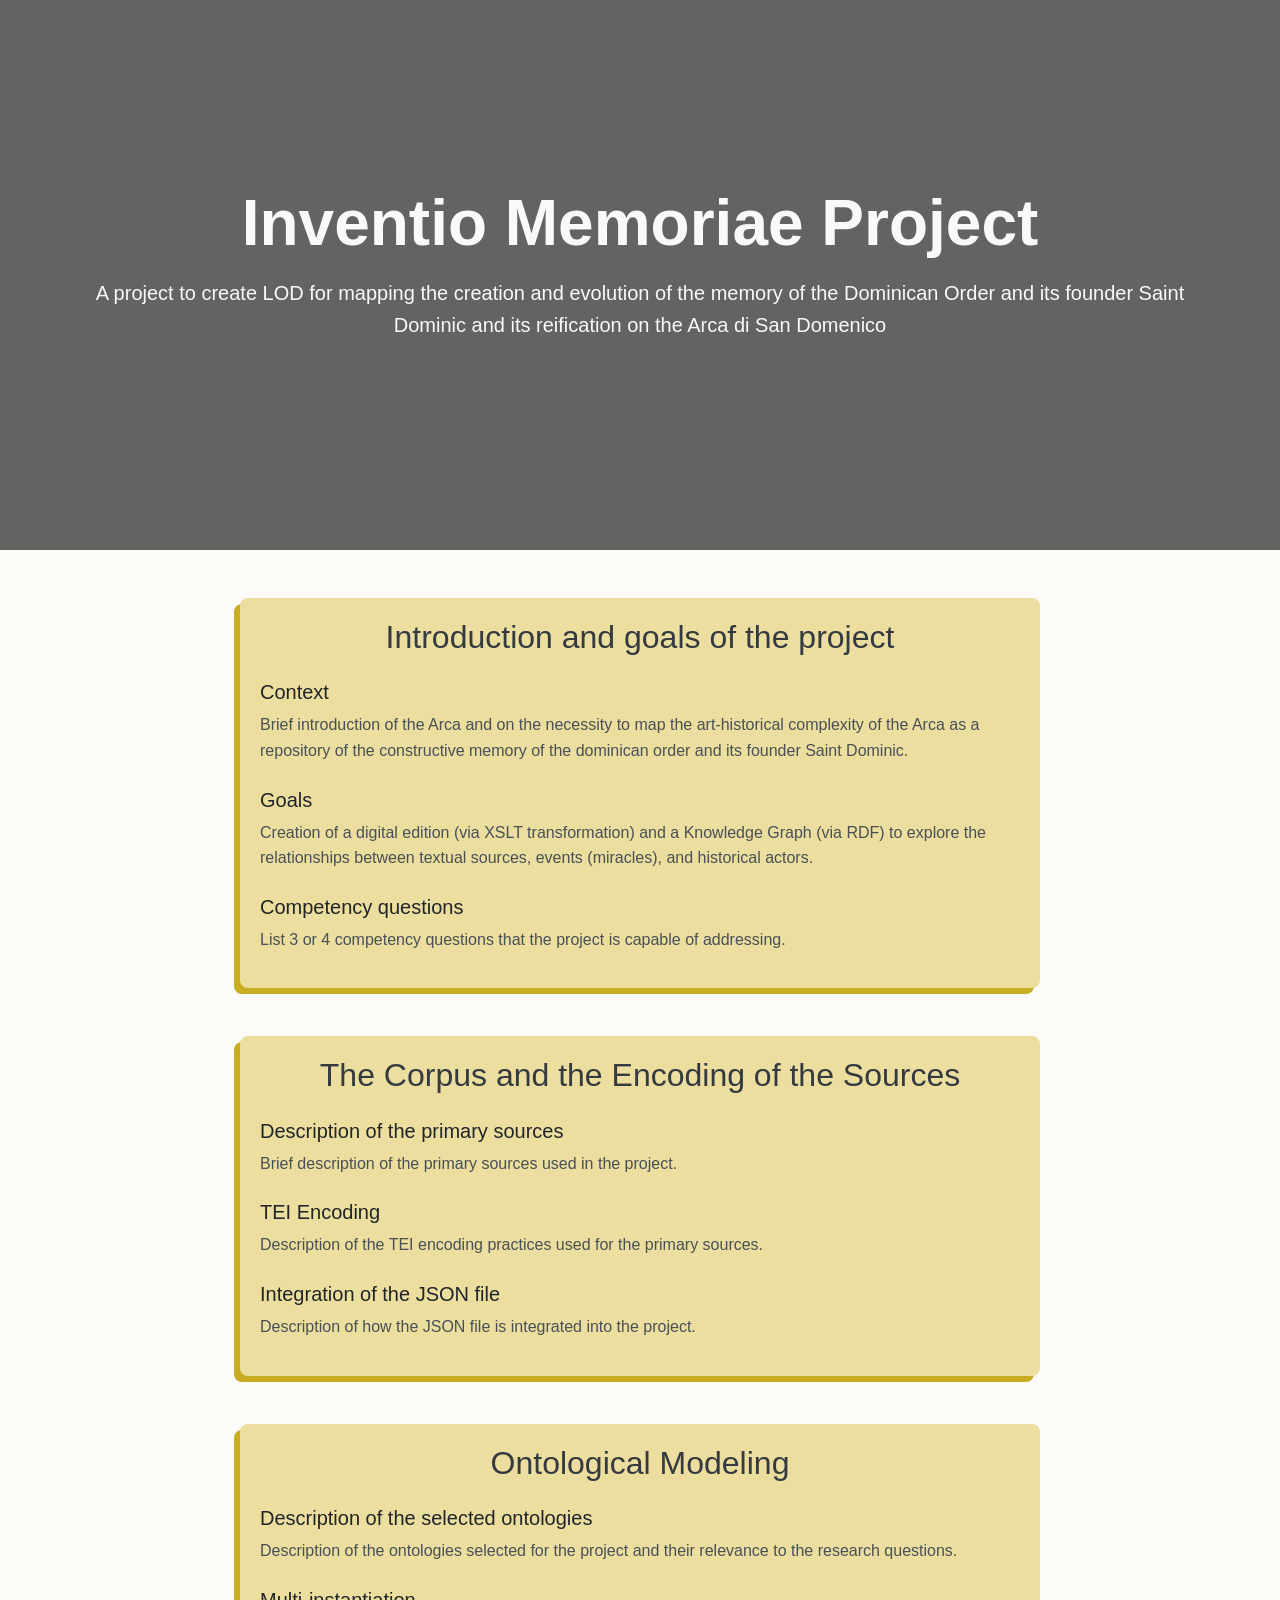
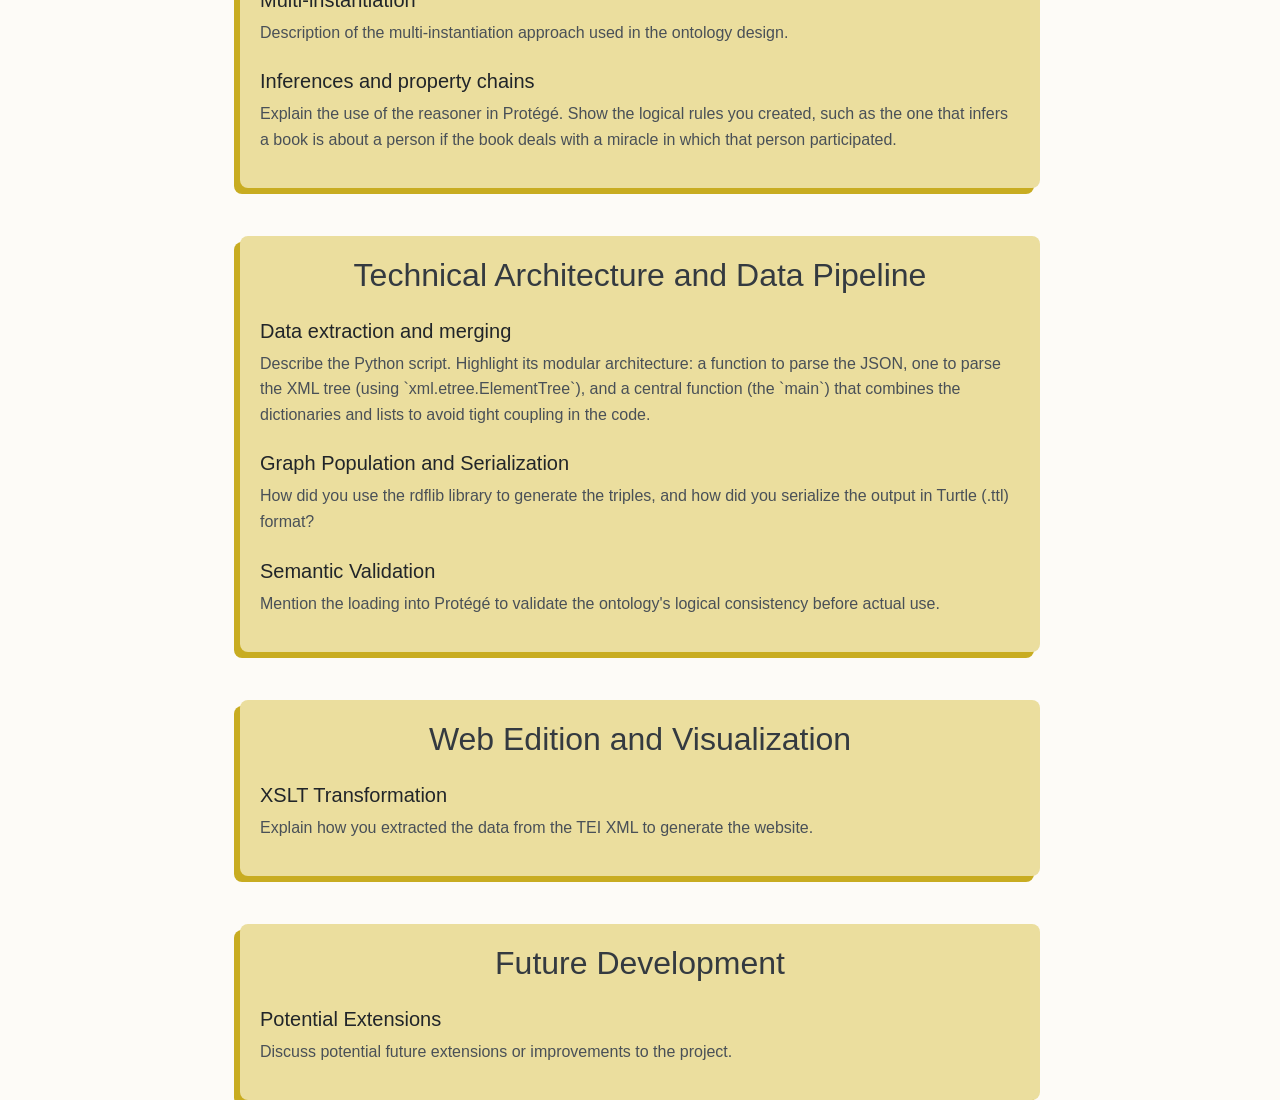
<file: documentation/index.html>
<!DOCTYPE html>

<html lang="en">
    <head>
        <meta charset="UTF-8">
        <meta name="viewport" content="width=device-width, initial-scale=1.0">
        <title>Inventio Memoriae Documentation</title>

        <link href="https://cdn.jsdelivr.net/npm/bootstrap@5.3.8/dist/css/bootstrap.min.css" rel="stylesheet" integrity="sha384-sRIl4kxILFvY47J16cr9ZwB07vP4J8+LH7qKQnuqkuIAvNWLzeN8tE5YBujZqJLB" crossorigin="anonymous">
        <style>
            body {
                font-family: Arial, sans-serif;
                line-height: 1.6;
                /*background-color: #ebde9e;*/
                background-color: #FDFBF7;
            }

            .hero-container {
                position: relative;
                /* Definisci qui l'altezza del tuo contenitore (es. 500px, o 80vh per l'80% dello schermo) */
                height: 550px; 
                width: 100%;
                
                /* Gestione dell'immagine di sfondo */
                background-image: url('https://www.finestresullarte.info/rivista/immagini/2023/2242/sarcofago-lato-frontale-1.jpg');
                background-position: center center;
                background-repeat: no-repeat;
                
                /* Questo fa sì che l'immagine fitti perfettamente coprendo il contenitore senza distorcersi */
                background-size: cover; 
                
                /* Impedisce l'uscita di elementi */
                overflow: hidden; 
            }

                /* Opzionale: Crea uno strato scuro sopra la foto per far risaltare la scritta bianca */
            .hero-overlay {
                position: absolute;
                top: 0;
                left: 0;
                width: 100%;
                height: 100%;
                background-color: rgba(0, 0, 0, 0.605); /* Nero con opacità al 50% */
                z-index: 1;
            }

                /* Assicura che il testo rimanga sopra l'overlay scuro */
            .hero-content {
                z-index: 2;
            }

                /* Ottimizzazione Mobile: riduce l'altezza sui display piccoli per evitare testi tagliati */
            @media (max-width: 768px) {
            .hero-container {
                    height: 400px;
                }
            }


            .section-block {
                max-width: 800px;
                margin: 0 auto;
                padding: 20px;
                background-color: #ebde9e;
                border-radius: 8px;
                box-shadow: -6px 6px 0px rgba(198, 169, 24, 0.961);
            }
            h1, h2, h3 {
                color: #343a40;
            }
            p {
                color: #495057;
            }
        </style>
    </head>
    <body>

        <!-- Contenitore della Hero Section -->
        <div class="hero-container d-flex align-items-center justify-content-center text-center">
            <!-- Overlay scuro opzionale per migliorare la leggibilità del testo -->
            <div class="hero-overlay"></div>
            
            <!-- Contenuto della Hero (Testo e Bottoni) -->
            <div class="container position-relative hero-content">
                <h1 class="display-3 fw-bold mb-3 text-light">Inventio Memoriae Project</h1>
                <p class="lead mb-4 text-light">A project to create LOD for mapping the creation and evolution of the memory of the Dominican Order and its founder Saint Dominic and its reification on the Arca di San Domenico</p>
            </div>
        </div>

        <div class="container mt-5 section-block">
            <h2 class="text-center mb-2">Introduction and goals of the project</h2>
            <h5 class="mt-4">Context</h5>
            <p>Brief introduction of the Arca and on the necessity to map the art-historical complexity of the Arca as a repository of the constructive memory of the dominican order and its founder Saint Dominic.</p>

            <h5 class="mt-4">Goals</h5>
            <p>Creation of a digital edition (via XSLT transformation) and a Knowledge Graph (via RDF) to explore the relationships between textual sources, events (miracles), and historical actors.</p>

            <h5 class="mt-4">Competency questions</h5>
            <p>List 3 or 4 competency questions that the project is capable of addressing.</p>
        </div>

        <div class="container mt-5 section-block">
            <h2 class="text-center mb-2">The Corpus and the Encoding of the Sources</h2>
            <h5 class="mt-4">Description of the primary sources</h5>
            <p>Brief description of the primary sources used in the project.</p>

            <h5 class="mt-4">TEI Encoding</h5>
            <p>Description of the TEI encoding practices used for the primary sources.</p>

            <h5 class="mt-4">Integration of the JSON file</h5>
            <p>Description of how the JSON file is integrated into the project.</p>
        </div>

        <div class="container mt-5 section-block">
            <h2 class="text-center mb-2">Ontological Modeling</h2>
            <h5 class="mt-4">Description of the selected ontologies</h5>
            <p>Description of the ontologies selected for the project and their relevance to the research questions.</p>

            <h5 class="mt-4">Multi-instantiation</h5>
            <p>Description of the multi-instantiation approach used in the ontology design.</p>

            <h5 class="mt-4">Inferences and property chains</h5>
            <p>Explain the use of the reasoner in Protégé. Show the logical rules you created, such as the one that infers a book is about a person if the book deals with a miracle in which that person participated.</p>
        </div>

        <div class="container mt-5 section-block">
            <h2 class="text-center mb-2">Technical Architecture and Data Pipeline</h2>
            <h5 class="mt-4">Data extraction and merging</h5>
            <p>Describe the Python script. Highlight its modular architecture: a function to parse the JSON, one to parse the XML tree (using `xml.etree.ElementTree`), and a central function (the `main`) that combines the dictionaries and lists to avoid tight coupling in the code.</p>

            <h5 class="mt-4">Graph Population and Serialization</h5>
            <p>How did you use the rdflib library to generate the triples, and how did you serialize the output in Turtle (.ttl) format?</p>

            <h5 class="mt-4">Semantic Validation</h5>
            <p>Mention the loading into Protégé to validate the ontology's logical consistency before actual use.</p>
        </div>

        <div class="container mt-5 section-block">
            <h2 class="text-center mb-2">Web Edition and Visualization</h2>
            <h5 class="mt-4">XSLT Transformation</h5>
            <p>Explain how you extracted the data from the TEI XML to generate the website.</p>
        </div>

        <div class="container mt-5 section-block">
            <h2 class="text-center mb-2">Future Development</h2>
            <h5 class="mt-4">Potential Extensions</h5>
            <p>Discuss potential future extensions or improvements to the project.</p>
        </div>

    </body>
</html>
</file>
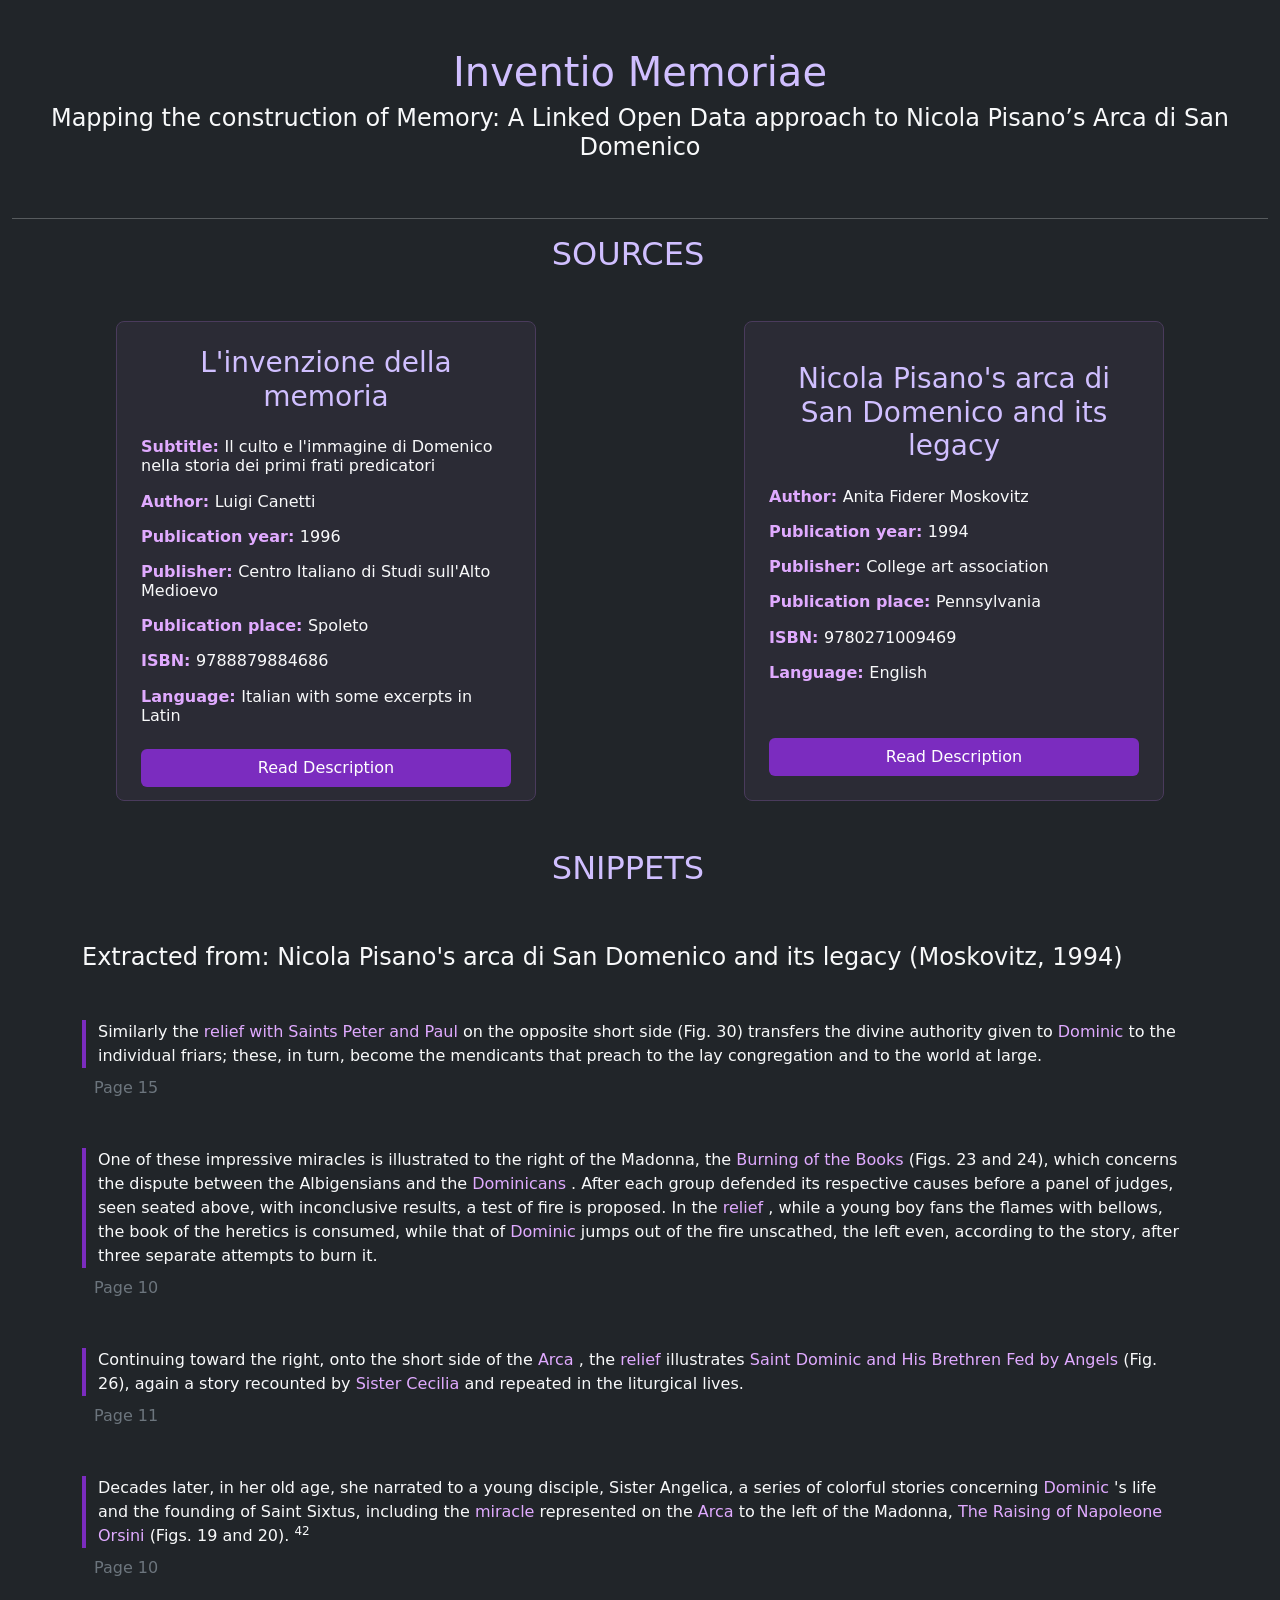
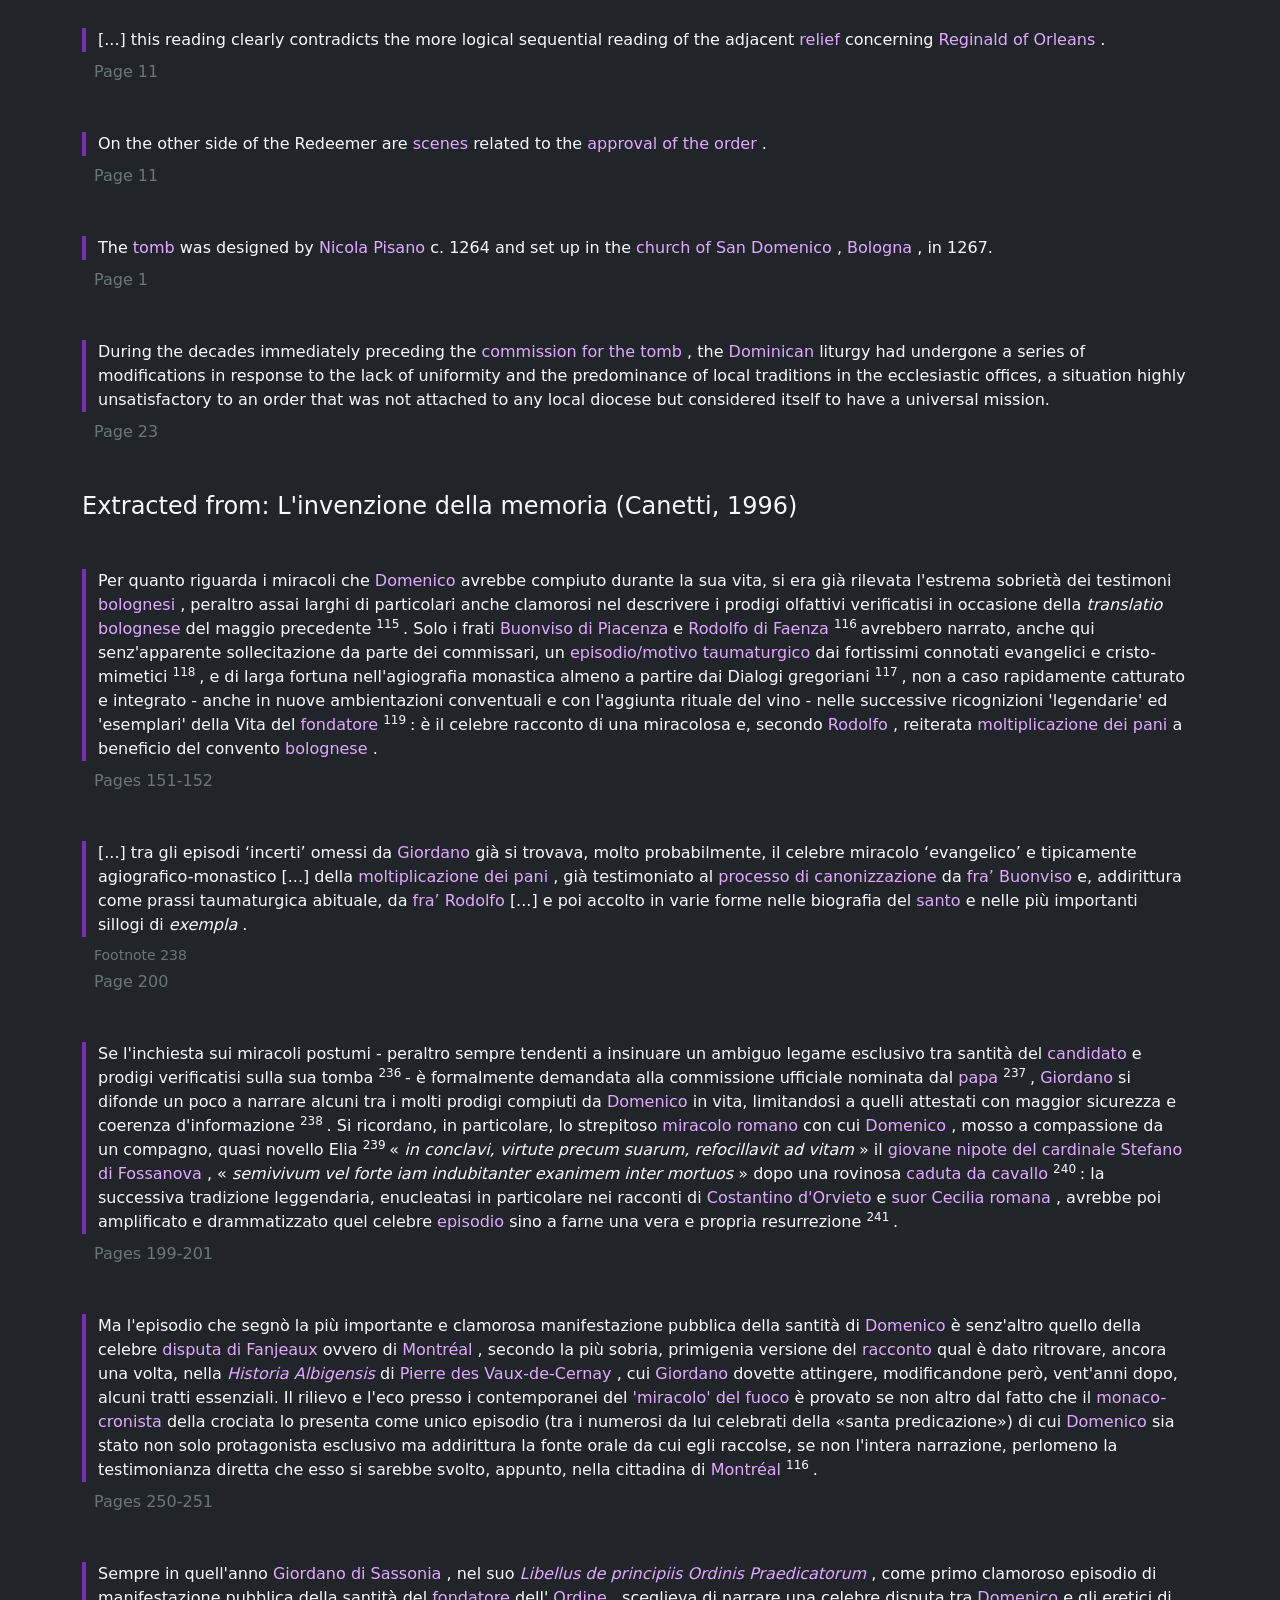
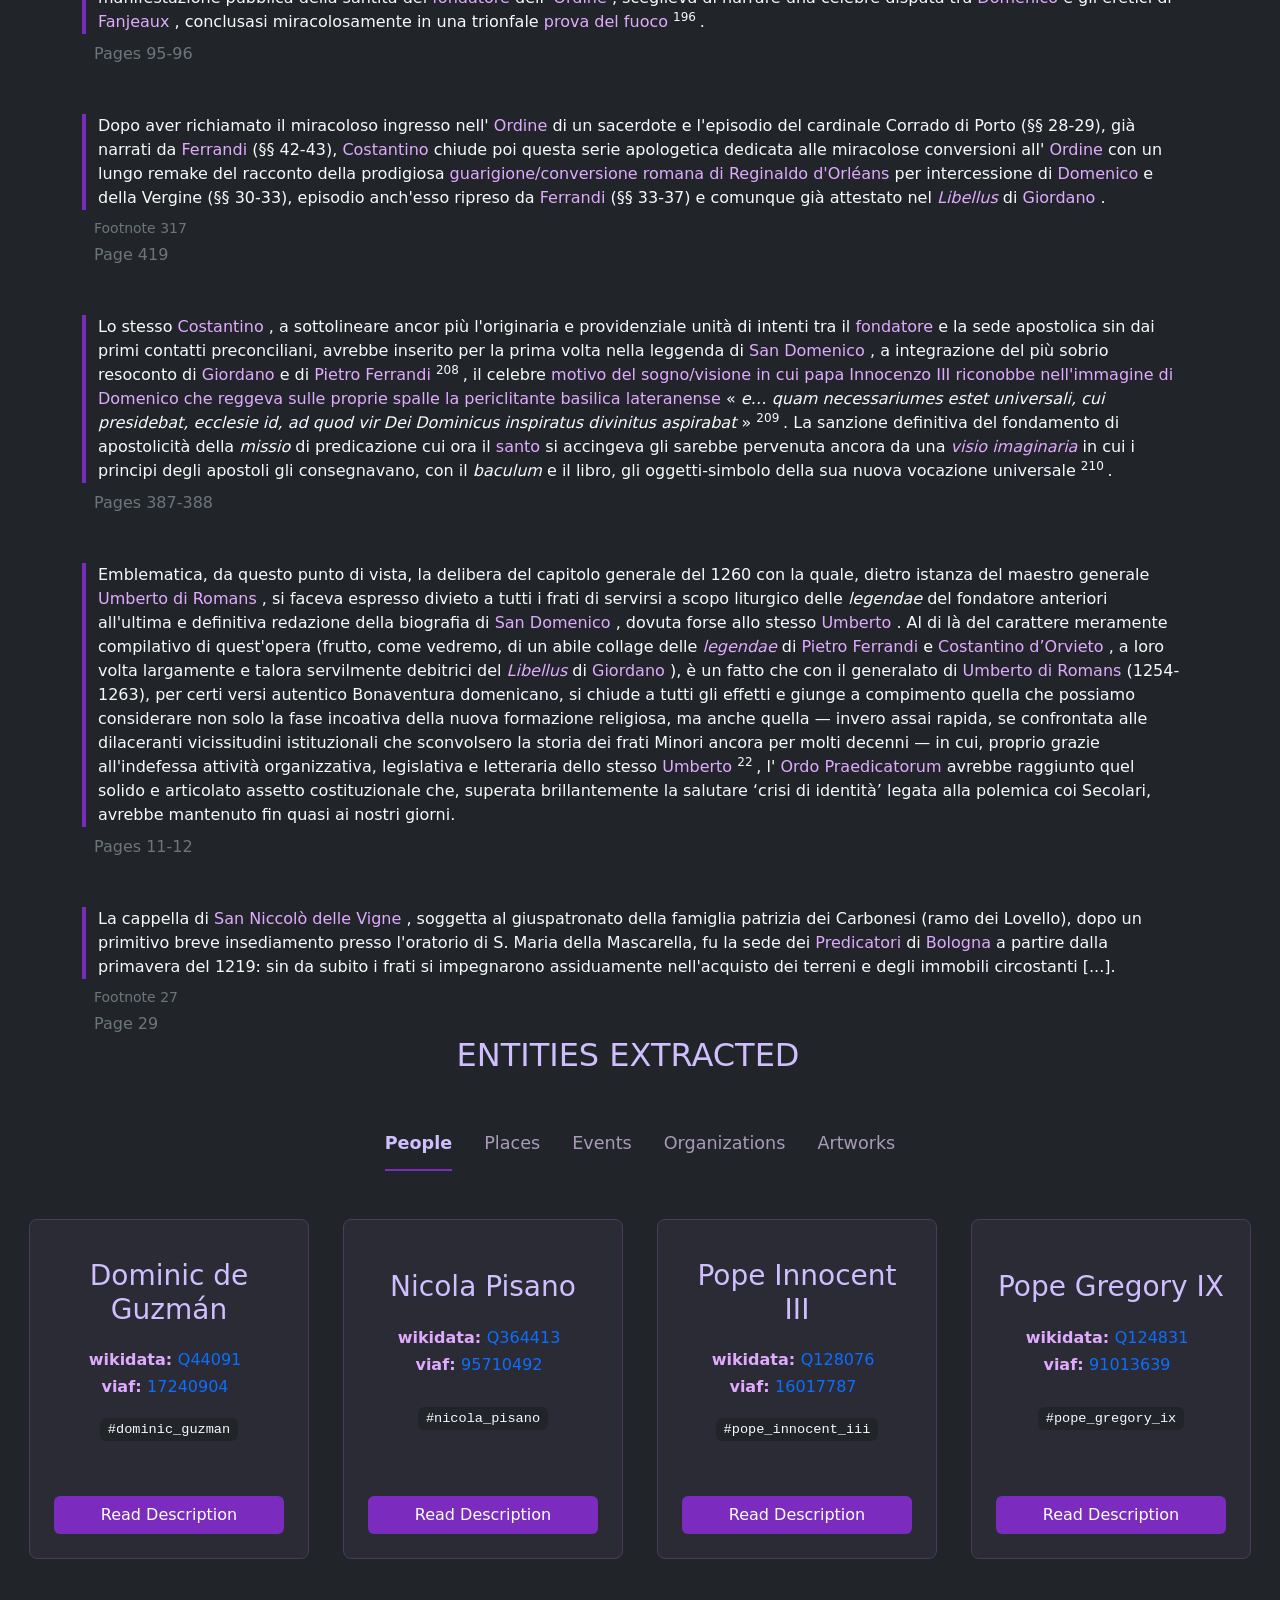
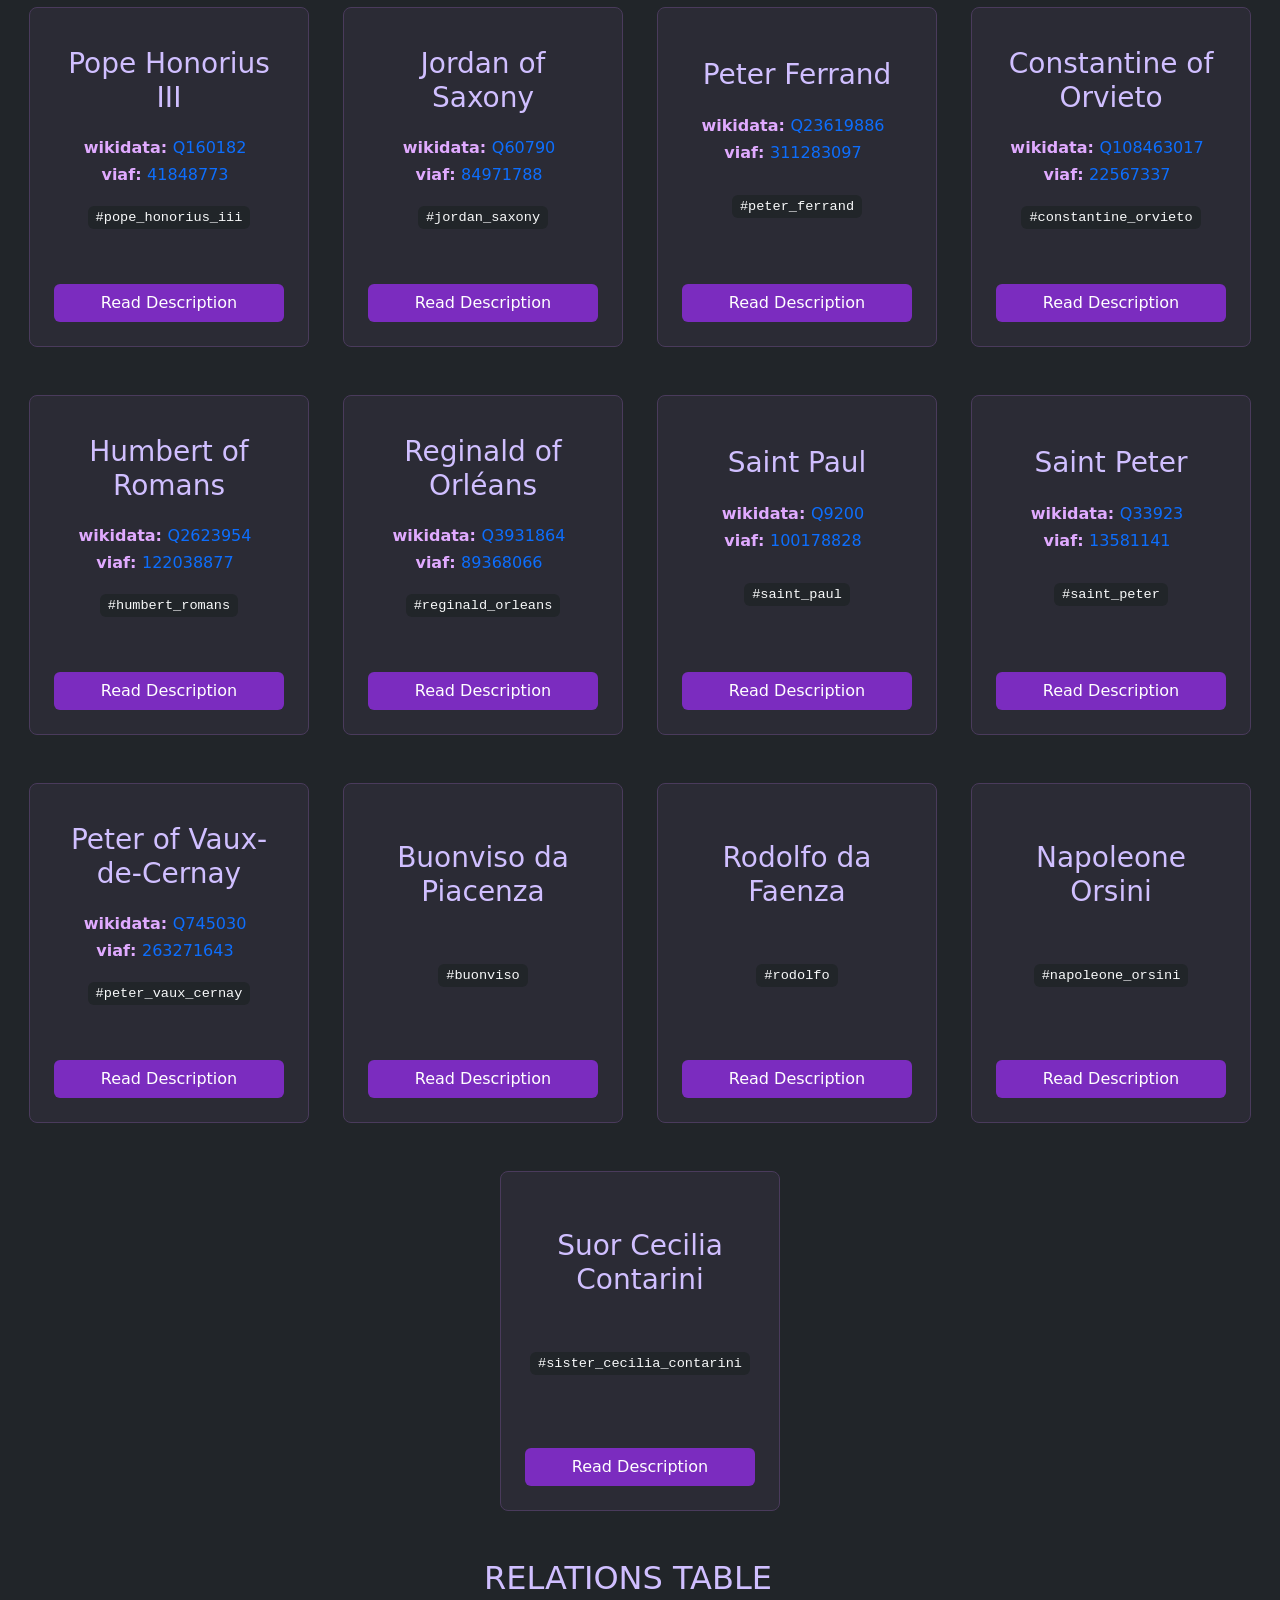
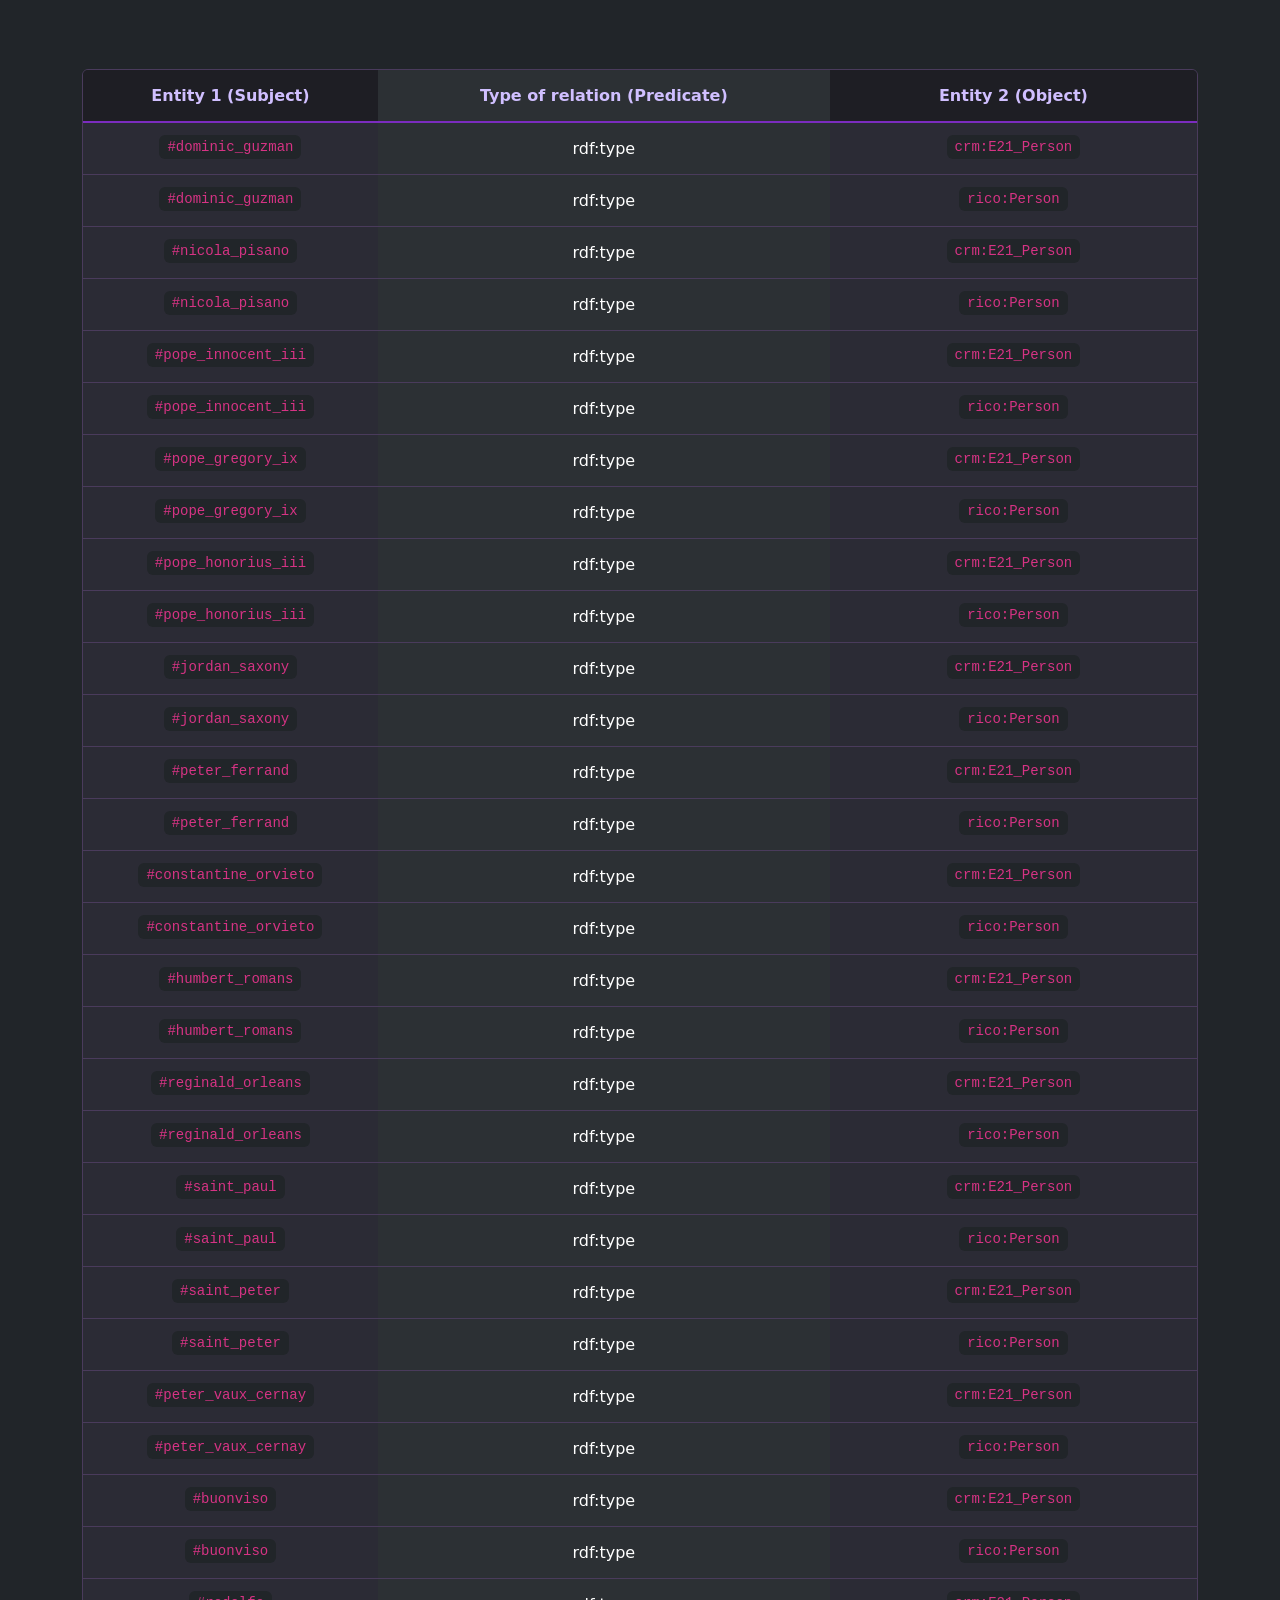
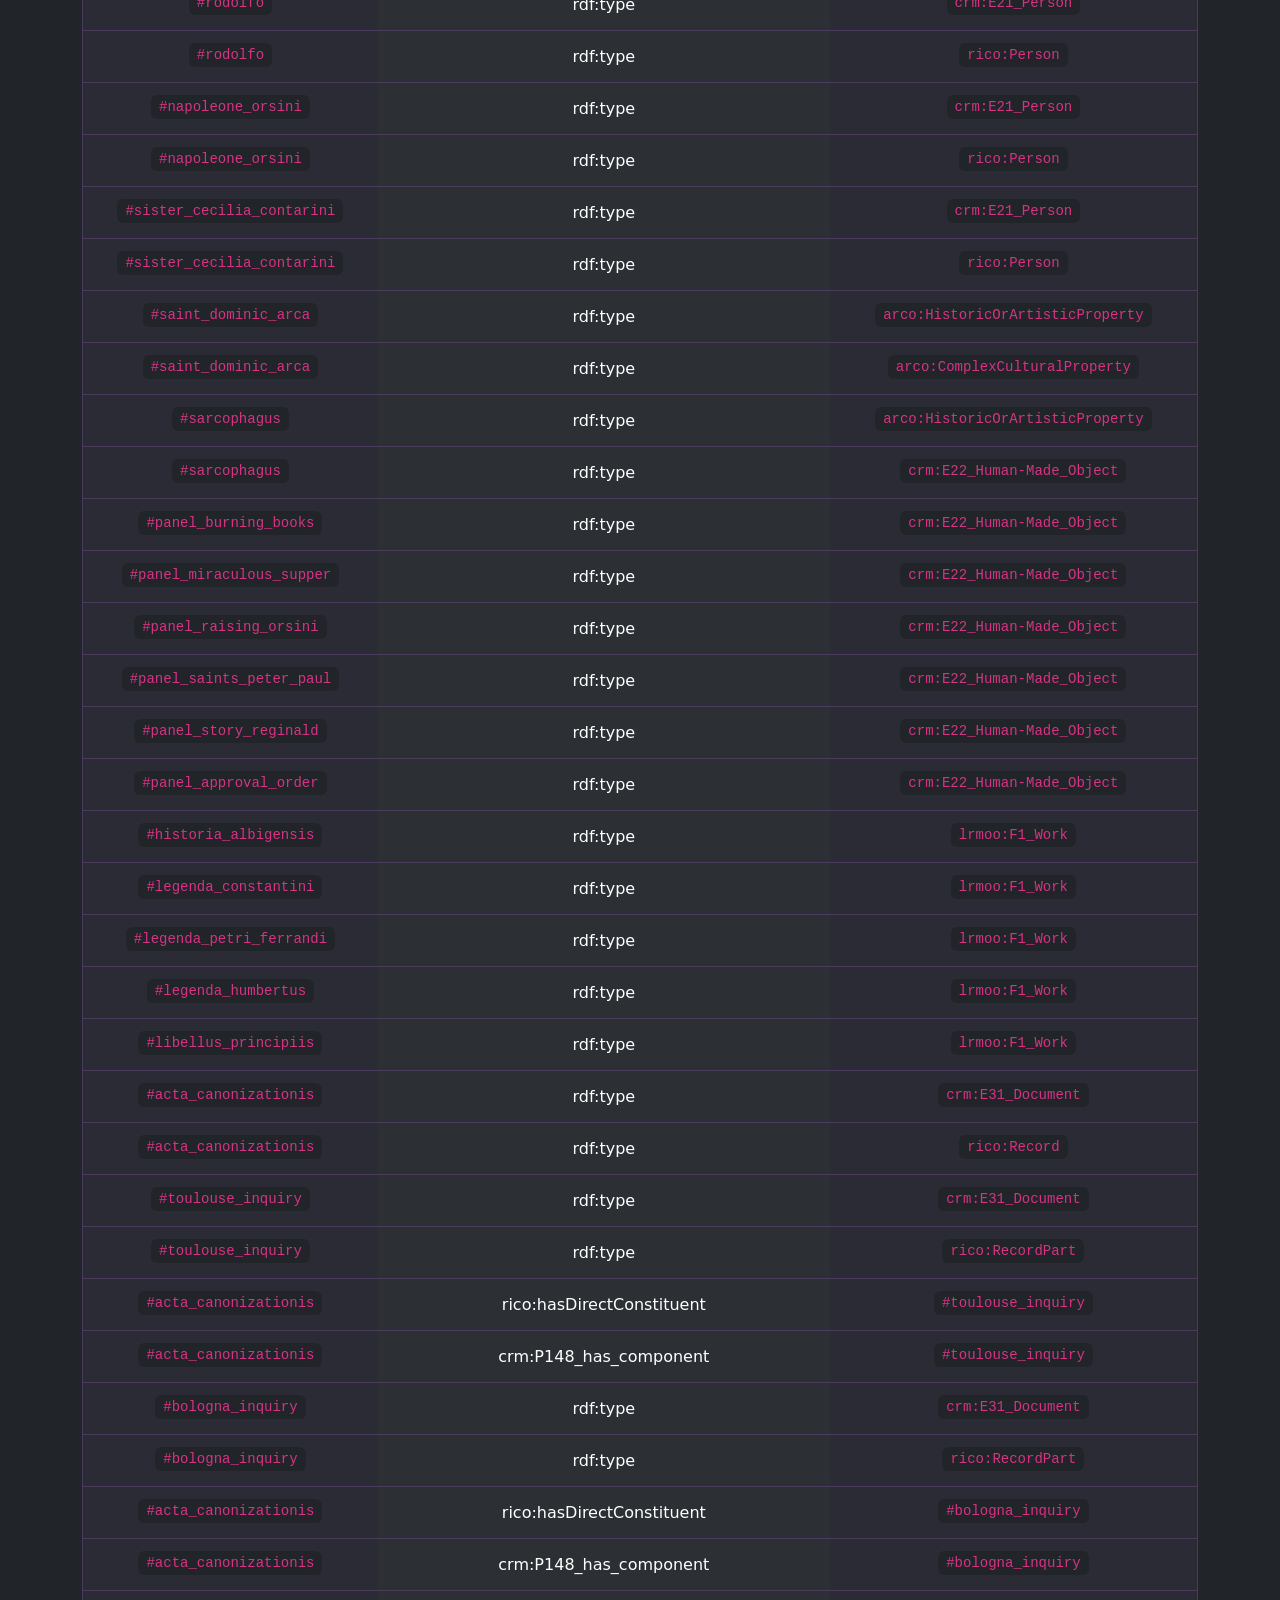
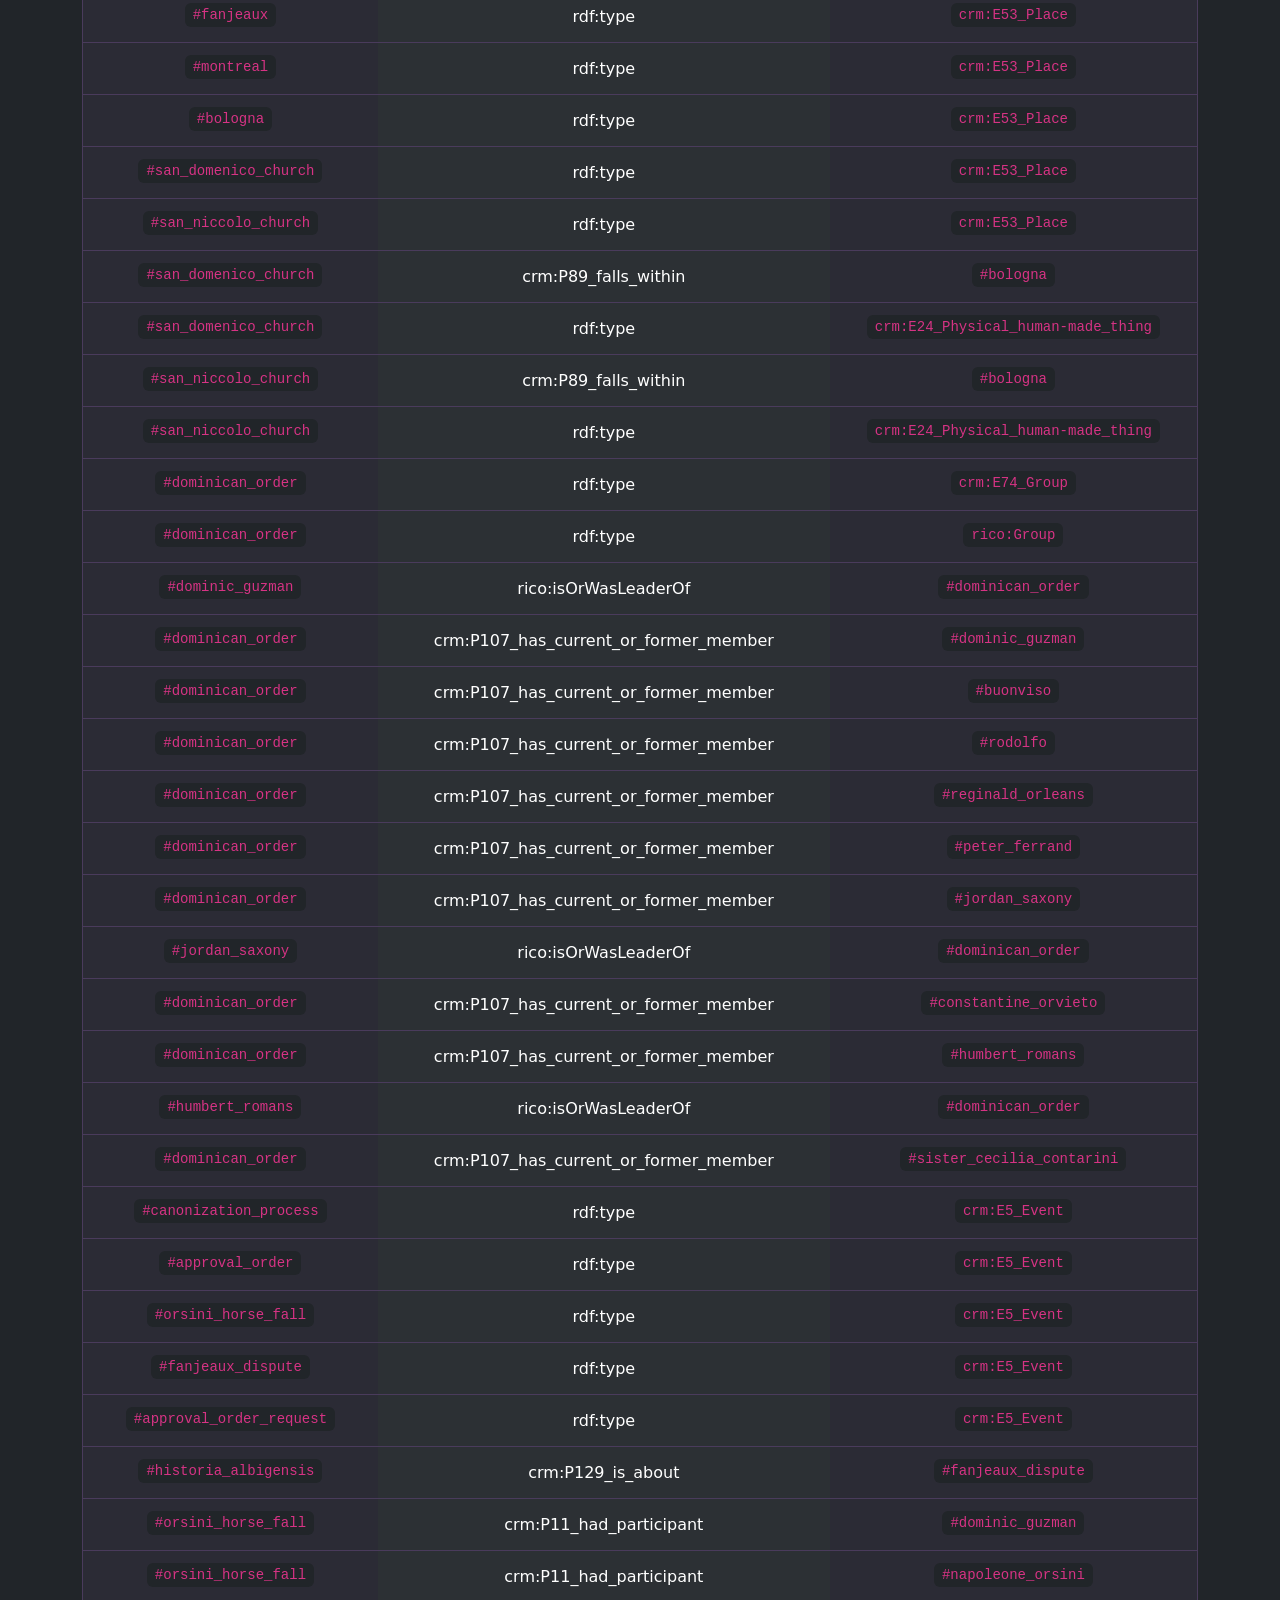
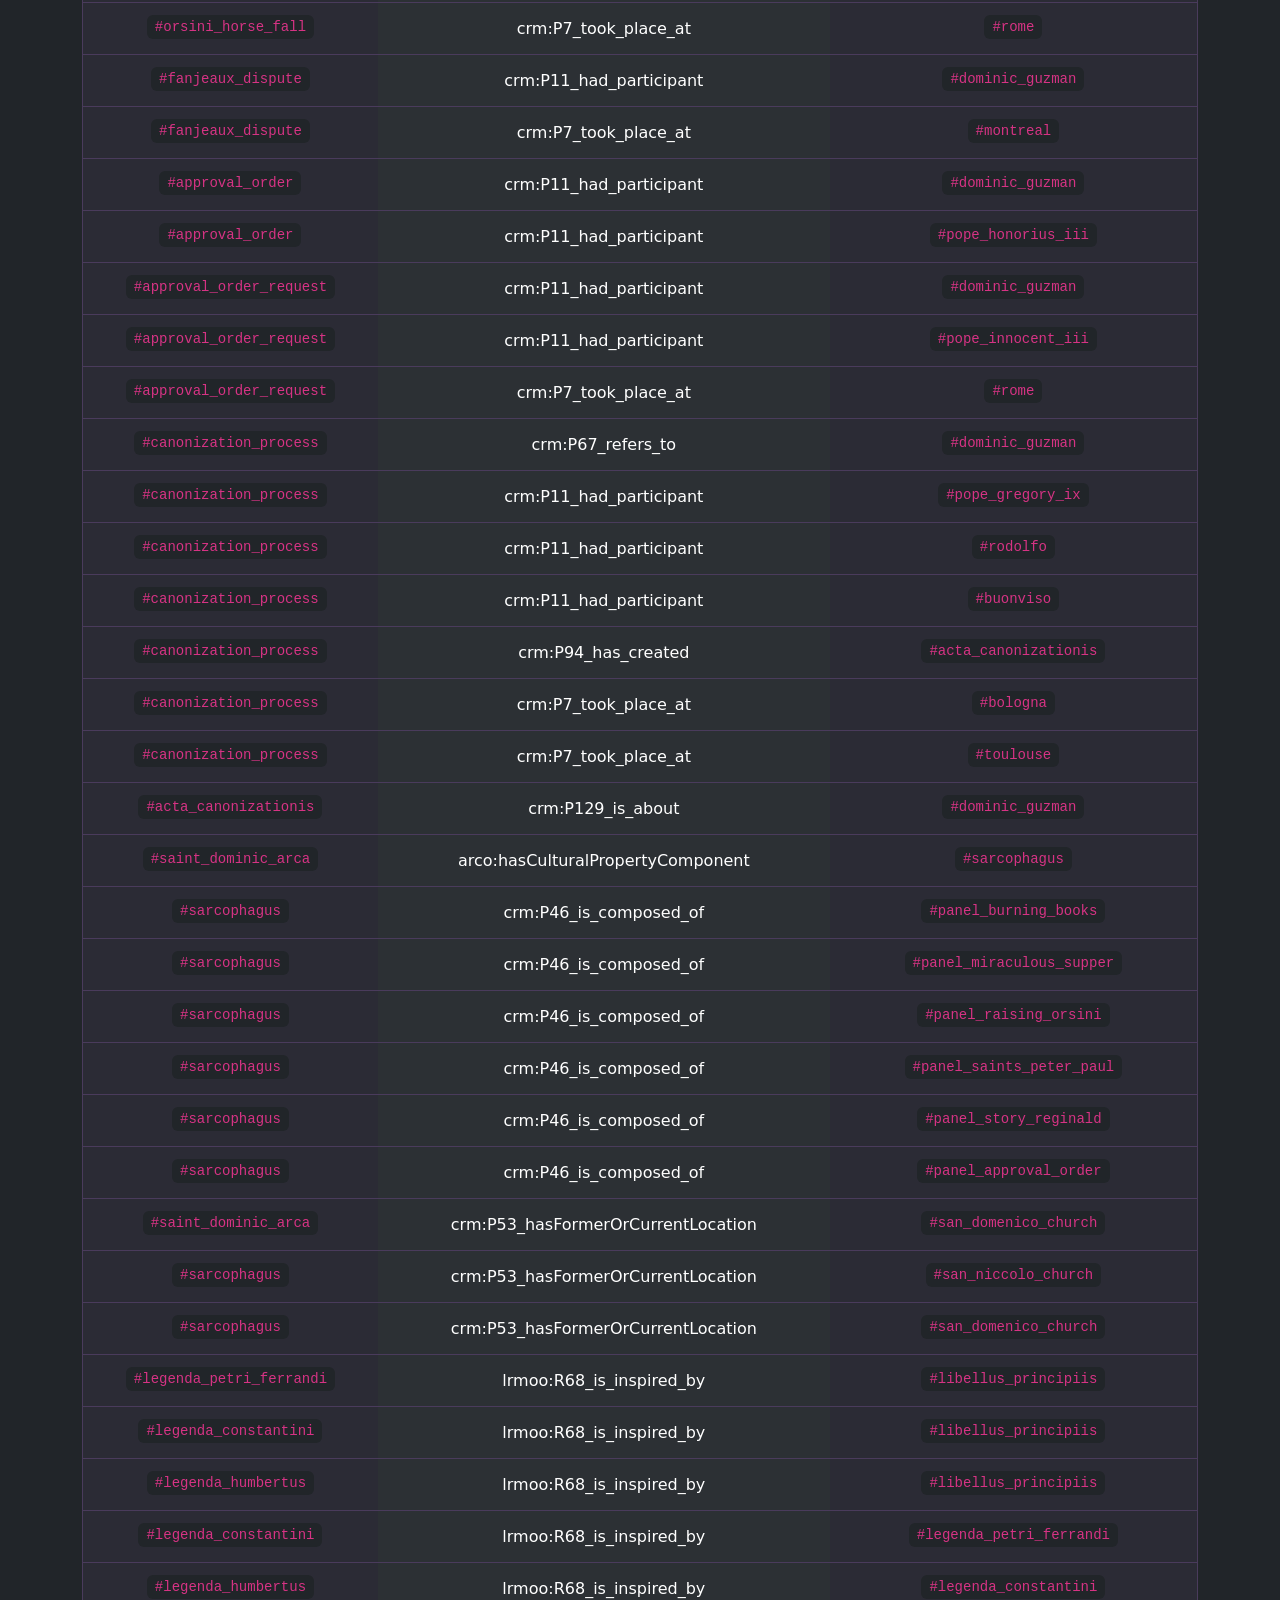
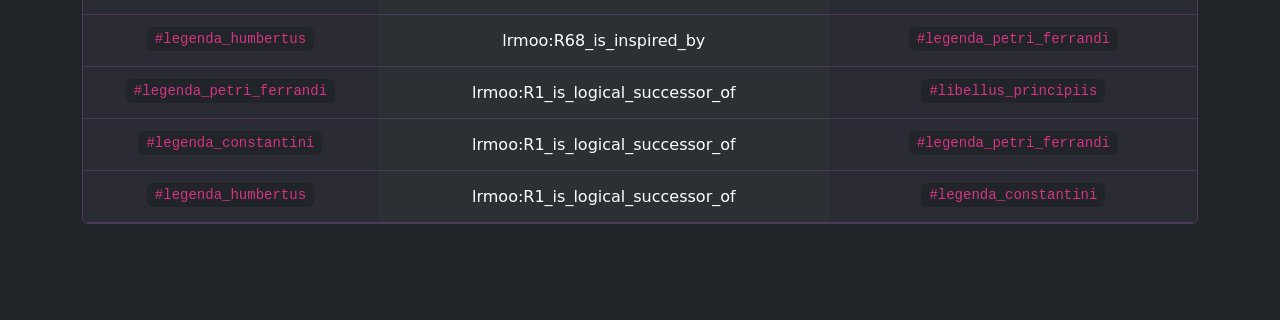
<file: html_files/inMe_stylised_xml.html>
<html xmlns:tei="http://www.tei-c.org/ns/1.0">
    <head>
        <meta content="text/html; charset=utf-8" http-equiv="Content-Type"/>
        <title>
            Inventio Memoriae
        </title>
        <link crossorigin="anonymous" href="https://cdn.jsdelivr.net/npm/bootstrap@5.3.2/dist/css/bootstrap.min.css" integrity="sha384-T3c6CoIi6uLrA9TneNEoa7RxnatzjcDSCmG1MXxSR1GAsXEV/Dwwykc2MPK8M2HN" rel="stylesheet"/>
        <link href="../style/xsl_style.css" rel="stylesheet"/>
    </head>
    <body class="py-5 min-vh-100">
        <div class="container-fluid mb-5">
            <header class="row w-100 m-0 mb-5 text-center">
                <div class="col-12">
                    <h1 class="text-purple-title">
                        Inventio Memoriae
                    </h1>
                    <h2 class="text-light fs-4">
                        Mapping the construction of Memory: A Linked Open Data approach to Nicola Pisano’s Arca di San Domenico
                    </h2>
                </div>
            </header>
            <hr/>
            <div class="row w-100">
                <div class="container">
                    <h2 class="text-purple-title text-center mb-5">
                        SOURCES
                    </h2>
                </div>
            </div>
            <div class="row w-100 m-0">
                <div class="col-lg-6 d-flex justify-content-center mb-5 mb-lg-0">
                    <div class="flip-card card-width-custom">
                        <div class="flip-card-inner" id="source_1">
                            <div class="flip-card-front card-surface p-4">
                                <div class="card-body d-flex flex-column">
                                    <div class="my-auto">
                                        <h3 class="card-title text-purple-title text-center mb-4">
                                            L'invenzione della memoria
                                        </h3>
                                        <h6 class="mb-3 text-light">
                                            <strong class="purple-highlight">
                                                Subtitle:
                                            </strong>
                                            Il culto e l'immagine di Domenico nella storia dei primi frati predicatori
                                        </h6>
                                        <h6 class="mb-3 text-light">
                                            <strong class="purple-highlight">
                                                Author:
                                            </strong>
                                            Luigi
                                    Canetti
                                        </h6>
                                        <h6 class="mb-3 text-light">
                                            <strong class="purple-highlight">
                                                Publication year:
                                            </strong>
                                            1996
                                        </h6>
                                        <h6 class="mb-3 text-light">
                                            <strong class="purple-highlight">
                                                Publisher:
                                            </strong>
                                            Centro Italiano di Studi sull'Alto Medioevo
                                        </h6>
                                        <h6 class="mb-3 text-light">
                                            <strong class="purple-highlight">
                                                Publication place:
                                            </strong>
                                            Spoleto
                                        </h6>
                                        <h6 class="mb-3 text-light">
                                            <strong class="purple-highlight">
                                                ISBN:
                                            </strong>
                                            9788879884686
                                        </h6>
                                        <h6 class="mb-0 text-light">
                                            <strong class="purple-highlight">
                                                Language:
                                            </strong>
                                            Italian with some excerpts in Latin
                                        </h6>
                                    </div>
                                    <div class="mt-auto pt-4">
                                        <button class="btn btn-purple w-100" onclick="flipCard('source_1')">
                                            Read Description
                                        </button>
                                    </div>
                                </div>
                            </div>
                            <div class="flip-card-back card-surface p-4 custom-scroll">
                                <div class="card-body d-flex flex-column align-items-center">
                                    <h4 class="text-purple-title mb-2" id="title-source_1">
                                        Description
                                    </h4>
                                    <div class="btn-group btn-group-sm mb-3" role="group">
                                        <button class="btn btn-outline-light btn-lang active" onclick="switchLanguage('source_1', 'en', this)" type="button">
                                            EN
                                        </button>
                                        <button class="btn btn-outline-light btn-lang" onclick="switchLanguage('source_1', 'it', this)" type="button">
                                            IT
                                        </button>
                                    </div>
                                    <p class="text-light w-100" id="text-en-source_1">
                                        A historical-critical study focused on the deconstruction of early Dominican hagiographic sources. The author analyzes the context of the canonization (1233–1234) and the subsequent production and rewriting of the Order’s official liturgical *Legendae*. He reveals their strong ideological and propagandistic nature, demonstrating how the memory and the physical, ascetic, and "inquisitorial" image of Dominic were shaped and "invented" in response to the Order's growing institutional and ecclesiological challenges and its ties to the papacy.
                                    </p>
                                    <p class="text-light d-none w-100" id="text-it-source_1">
                                        Saggio storico-critico incentrato sulla decostruzione delle prime fonti agiografiche domenicane. L'autore analizza la congiuntura della canonizzazione (1233-1234) e la successiva produzione e riscrittura delle leggende liturgiche ufficiali dell'Ordine, svelandone la forte connotazione ideologica e pubblicistica e mostrando come la memoria e l'immagine fisionomica, ascetica e "inquisitoriale" di Domenico siano state plasmate e "inventate" in risposta alle crescenti sfide istituzionali ed ecclesiologiche dell'Ordine e al suo legame con il papato.
                                    </p>
                                    <div class="mt-auto pt-4 text-center w-100">
                                        <button class="btn btn-outline-light w-100" onclick="flipCard('source_1')">
                                            Back to Details
                                        </button>
                                    </div>
                                </div>
                            </div>
                        </div>
                    </div>
                </div>
                <div class="col-lg-6 d-flex justify-content-center mb-5 mb-lg-0">
                    <div class="flip-card card-width-custom">
                        <div class="flip-card-inner" id="source_2">
                            <div class="flip-card-front card-surface p-4">
                                <div class="card-body d-flex flex-column">
                                    <div class="my-auto">
                                        <h3 class="card-title text-purple-title text-center mb-4">
                                            Nicola Pisano's arca di San Domenico and its legacy
                                        </h3>
                                        <h6 class="mb-3 text-light">
                                            <strong class="purple-highlight">
                                                Author:
                                            </strong>
                                            Anita Fiderer
                                    Moskovitz
                                        </h6>
                                        <h6 class="mb-3 text-light">
                                            <strong class="purple-highlight">
                                                Publication year:
                                            </strong>
                                            1994
                                        </h6>
                                        <h6 class="mb-3 text-light">
                                            <strong class="purple-highlight">
                                                Publisher:
                                            </strong>
                                            College art association
                                        </h6>
                                        <h6 class="mb-3 text-light">
                                            <strong class="purple-highlight">
                                                Publication place:
                                            </strong>
                                            Pennsylvania
                                        </h6>
                                        <h6 class="mb-3 text-light">
                                            <strong class="purple-highlight">
                                                ISBN:
                                            </strong>
                                            9780271009469
                                        </h6>
                                        <h6 class="mb-0 text-light">
                                            <strong class="purple-highlight">
                                                Language:
                                            </strong>
                                            English
                                        </h6>
                                    </div>
                                    <div class="mt-auto pt-4">
                                        <button class="btn btn-purple w-100" onclick="flipCard('source_2')">
                                            Read Description
                                        </button>
                                    </div>
                                </div>
                            </div>
                            <div class="flip-card-back card-surface p-4 custom-scroll">
                                <div class="card-body d-flex flex-column align-items-center">
                                    <h4 class="text-purple-title mb-2" id="title-source_2">
                                        Description
                                    </h4>
                                    <div class="btn-group btn-group-sm mb-3" role="group">
                                        <button class="btn btn-outline-light btn-lang active" onclick="switchLanguage('source_2', 'en', this)" type="button">
                                            EN
                                        </button>
                                        <button class="btn btn-outline-light btn-lang" onclick="switchLanguage('source_2', 'it', this)" type="button">
                                            IT
                                        </button>
                                    </div>
                                    <p class="text-light w-100" id="text-en-source_2">
                                        A historical-artistic monograph dedicated to the formal, structural, and iconographic analysis of the funerary monument of Saint Dominic in Bologna (1264–1267), sculpted by Nicola Pisano and his workshop. The author examines how the visual program of the *Arca* addressed both the apologetic needs and internal controversies of the Dominican hierarchy and the celebratory aspirations of Bologna’s civic elite, while tracing its extraordinary generative influence on Italian funerary art, particularly through its two principal successors: the *Arca* of Saint Peter Martyr in Milan and the *Arca* of Saint Augustine in Pavia.
                                    </p>
                                    <p class="text-light d-none w-100" id="text-it-source_2">
                                        Monografia storico-artistica dedicata all'analisi formale, strutturale e iconografica del monumento sepolcrale di san Domenico a Bologna (1264-1267) scolpito da Nicola Pisano e bottega. La studiosa esamina come il programma visivo dell'Arca rispondesse sia alle esigenze apologetiche e alle controversie interne della gerarchia domenicana, sia alle istanze celebrative dell'élite civica bolognese, e ne traccia lo straordinario influsso generativo sull'arte funeraria italiana, in particolare attraverso i suoi due principali monumenti discendenti: l'Arca di San Pietro Martire a Milano e l'Arca di Sant'Agostino a Pavia.
                                    </p>
                                    <div class="mt-auto pt-4 text-center w-100">
                                        <button class="btn btn-outline-light w-100" onclick="flipCard('source_2')">
                                            Back to Details
                                        </button>
                                    </div>
                                </div>
                            </div>
                        </div>
                    </div>
                </div>
            </div>
            <div class="row w-100">
                <div class="container">
                    <h2 class="text-purple-title text-center mt-5">
                        SNIPPETS
                    </h2>
                </div>
            </div>
            <div class="container mt-5">
                <h4 class="text-light mb-5 mt-5">
                    Extracted from: Nicola Pisano's arca di San Domenico and its legacy (Moskovitz, 1994)
                </h4>
                <div class="container mt-5">
                    <div class="row border-start border-4 quote">
                        <p class="mb-0">
                            Similarly the
                            <span class="purple-highlight text-entity" title="Entity ID: #panel_saints_peter_and_paul">
                                relief with Saints
                                <span class="purple-highlight text-entity" title="Entity ID: #saint_peter">
                                    Peter
                                </span>
                                and
                                <span class="purple-highlight text-entity" title="Entity ID: #saint_paul">
                                    Paul
                                </span>
                            </span>
                            on the opposite short side (Fig. 30) transfers the divine authority given to
                            <span class="purple-highlight text-entity" title="Entity ID: #dominic_guzman">
                                Dominic
                            </span>
                            to the individual friars;  these, in turn, become the mendicants that preach to the lay congregation and to the world at large.
                        </p>
                    </div>
                    <div class="text-secondary mt-2">
                        <p class="mb-0">
                            Page 15
                        </p>
                    </div>
                </div>
                <div class="container mt-5">
                    <div class="row border-start border-4 quote">
                        <p class="mb-0">
                            One of these impressive miracles is illustrated to the right of the Madonna, the
                            <span class="purple-highlight text-entity" title="Entity ID: inme:theme_ordeal_fire">
                                Burning of the Books
                            </span>
                            (Figs. 23 and 24), which concerns the dispute between the Albigensians and the
                            <span class="purple-highlight text-entity" title="Entity ID: #dominican_order">
                                Dominicans
                            </span>
                            . After each group defended its respective causes before a panel of judges, seen seated above, with inconclusive results, a test of fire is proposed. In the
                            <span class="purple-highlight text-entity" title="Entity ID: #panel_burning_books">
                                relief
                            </span>
                            , while a young boy fans the flames with bellows, the book of the heretics is consumed, while that of
                            <span class="purple-highlight text-entity" title="Entity ID: #dominic_guzman">
                                Dominic
                            </span>
                            jumps out of the fire unscathed, the left  even, according to the story, after three separate attempts to burn it.
                        </p>
                    </div>
                    <div class="text-secondary mt-2">
                        <p class="mb-0">
                            Page 10
                        </p>
                    </div>
                </div>
                <div class="container mt-5">
                    <div class="row border-start border-4 quote">
                        <p class="mb-0">
                            Continuing toward the right, onto the short side of the
                            <span class="purple-highlight text-entity" title="Entity ID: #saint_dominic_arca">
                                Arca
                            </span>
                            , the
                            <span class="purple-highlight text-entity" title="Entity ID: #panel_miraculous_supper">
                                relief
                            </span>
                            illustrates
                            <span class="purple-highlight text-entity" title="Entity ID: inme:theme_miraculous_supper">
                                Saint Dominic and His Brethren Fed by Angels
                            </span>
                            (Fig. 26), again a story recounted by
                            <span class="purple-highlight text-entity" title="Entity ID: #sister_cecilia_contarini">
                                Sister Cecilia
                            </span>
                            and repeated in the liturgical lives.
                        </p>
                    </div>
                    <div class="text-secondary mt-2">
                        <p class="mb-0">
                            Page 11
                        </p>
                    </div>
                </div>
                <div class="container mt-5">
                    <div class="row border-start border-4 quote">
                        <p class="mb-0">
                            Decades later, in her old age, she narrated to a young disciple, Sister Angelica, a series of colorful stories concerning
                            <span class="purple-highlight text-entity" title="Entity ID: #dominic_guzman">
                                Dominic
                            </span>
                            's life and the founding of Saint Sixtus, including the
                            <span class="purple-highlight text-entity" title="Entity ID: #panel_raising_orsini">
                                miracle
                            </span>
                            represented on the
                            <span class="purple-highlight text-entity" title="Entity ID: #saint_dominic_arca">
                                Arca
                            </span>
                            to the left of the Madonna,
                            <span class="purple-highlight text-entity" title="Entity ID: inme:theme_raising_orsini">
                                The Raising of Napoleone Orsini
                            </span>
                            (Figs. 19 and 20).
                            <sup class="note-size">
                                42
                            </sup>
                        </p>
                    </div>
                    <div class="text-secondary mt-2">
                        <p class="mb-0">
                            Page 10
                        </p>
                    </div>
                </div>
                <div class="container mt-5">
                    <div class="row border-start border-4 quote">
                        <p class="mb-0">
                            [...] this reading clearly contradicts the more logical sequential reading of the adjacent
                            <span class="purple-highlight text-entity" title="Entity ID: #panel_reginald_orleans">
                                relief
                            </span>
                            concerning
                            <span class="purple-highlight text-entity" title="Entity ID: #reginald_orleans">
                                Reginald of Orleans
                            </span>
                            .
                        </p>
                    </div>
                    <div class="text-secondary mt-2">
                        <p class="mb-0">
                            Page 11
                        </p>
                    </div>
                </div>
                <div class="container mt-5">
                    <div class="row border-start border-4 quote">
                        <p class="mb-0">
                            On the other side of the Redeemer are
                            <span class="purple-highlight text-entity" title="Entity ID: #panel_approval_order">
                                scenes
                            </span>
                            related to the
                            <span class="purple-highlight text-entity" title="Entity ID: #approval_order">
                                approval of the order
                            </span>
                            .
                        </p>
                    </div>
                    <div class="text-secondary mt-2">
                        <p class="mb-0">
                            Page 11
                        </p>
                    </div>
                </div>
                <div class="container mt-5">
                    <div class="row border-start border-4 quote">
                        <p class="mb-0">
                            The
                            <span class="purple-highlight text-entity" title="Entity ID: #sarcophagus">
                                tomb
                            </span>
                            was designed by
                            <span class="purple-highlight text-entity" title="Entity ID: #nicola_pisano">
                                Nicola Pisano
                            </span>
                            c. 1264 and set up in the
                            <span class="purple-highlight text-entity" title="Entity ID: #san_domenico_church">
                                church of San Domenico
                            </span>
                            ,
                            <span class="purple-highlight text-entity" title="Entity ID: #bologna">
                                Bologna
                            </span>
                            , in 1267.
                        </p>
                    </div>
                    <div class="text-secondary mt-2">
                        <p class="mb-0">
                            Page 1
                        </p>
                    </div>
                </div>
                <div class="container mt-5">
                    <div class="row border-start border-4 quote">
                        <p class="mb-0">
                            During the decades immediately preceding the
                            <span class="purple-highlight text-entity" title="Entity ID: inme:tomb_commission">
                                commission for the
                                <span class="purple-highlight text-entity" title="Entity ID: #sarcophagus">
                                    tomb
                                </span>
                            </span>
                            , the
                            <span class="purple-highlight text-entity" title="Entity ID: #dominican_order">
                                Dominican
                            </span>
                            liturgy had undergone a series of modifications in response to the lack of uniformity and the predominance of local traditions in the ecclesiastic offices, a situation highly unsatisfactory to an order that was not attached to any local diocese but considered itself to have a universal mission.
                        </p>
                    </div>
                    <div class="text-secondary mt-2">
                        <p class="mb-0">
                            Page 23
                        </p>
                    </div>
                </div>
                <h4 class="text-light mb-5 mt-5">
                    Extracted from: L'invenzione della memoria (Canetti, 1996)
                </h4>
                <div class="container mt-5">
                    <div class="row border-start border-4 quote">
                        <p class="mb-0">
                            Per quanto riguarda i miracoli che
                            <span class="purple-highlight text-entity" title="Entity ID: #dominic_guzman">
                                Domenico
                            </span>
                            avrebbe compiuto durante la sua vita, si era già rilevata l'estrema sobrietà dei testimoni
                            <span class="purple-highlight text-entity" title="Entity ID: #bologna">
                                bolognesi
                            </span>
                            , peraltro assai larghi di particolari anche clamorosi nel descrivere i prodigi olfattivi verificatisi in occasione della
                            <em>
                                translatio
                            </em>
                            <span class="purple-highlight text-entity" title="Entity ID: #bologna">
                                bolognese
                            </span>
                            del maggio precedente
                            <sup class="note-size">
                                115
                            </sup>
                            . Solo i frati
                            <span class="purple-highlight text-entity" title="Entity ID: #buonviso">
                                Buonviso di Piacenza
                            </span>
                            e
                            <span class="purple-highlight text-entity" title="Entity ID: #rodolfo">
                                Rodolfo di Faenza
                            </span>
                            <sup class="note-size">
                                116
                            </sup>
                            avrebbero narrato, anche qui senz'apparente sollecitazione da parte dei commissari, un
                            <span class="purple-highlight text-entity" title="Entity ID: inme:theme_miraculous_supper">
                                episodio/motivo taumaturgico
                            </span>
                            dai fortissimi connotati evangelici e cristo-mimetici
                            <sup class="note-size">
                                118
                            </sup>
                            , e di larga fortuna nell'agiografia monastica almeno a partire dai Dialogi gregoriani
                            <sup class="note-size">
                                117
                            </sup>
                            , non a caso rapidamente catturato e integrato - anche in nuove ambientazioni conventuali e con l'aggiunta rituale del vino - nelle successive ricognizioni 'legendarie' ed 'esemplari' della Vita del
                            <span class="purple-highlight text-entity" title="Entity ID: #dominic_guzman">
                                fondatore
                            </span>
                            <sup class="note-size">
                                119
                            </sup>
                            : è il celebre racconto di una miracolosa e, secondo
                            <span class="purple-highlight text-entity" title="Entity ID: #rodolfo">
                                Rodolfo
                            </span>
                            , reiterata
                            <span class="purple-highlight text-entity" title="Entity ID: inme:theme_miraculous_supper">
                                moltiplicazione dei pani
                            </span>
                            a beneficio del convento
                            <span class="purple-highlight text-entity" title="Entity ID: #bologna">
                                bolognese
                            </span>
                            .
                        </p>
                    </div>
                    <div class="text-secondary mt-2">
                        <p class="mb-0">
                            Pages 151-152
                        </p>
                    </div>
                </div>
                <div class="container mt-5">
                    <div class="row border-start border-4 quote">
                        <p class="mb-0">
                            [...] tra gli episodi ‘incerti’ omessi da
                            <span class="purple-highlight text-entity" title="Entity ID: #jordan_saxony">
                                Giordano
                            </span>
                            già si trovava, molto probabilmente, il celebre miracolo ‘evangelico’ e tipicamente agiografico-monastico [...] della
                            <span class="purple-highlight text-entity" title="Entity ID: inme:theme_miraculous_supper">
                                moltiplicazione dei pani
                            </span>
                            , già testimoniato al
                            <span class="purple-highlight text-entity" title="Entity ID: #canonization_process">
                                processo di canonizzazione
                            </span>
                            da
                            <span class="purple-highlight text-entity" title="Entity ID: #buonviso">
                                fra’ Buonviso
                            </span>
                            e, addirittura come prassi taumaturgica abituale, da
                            <span class="purple-highlight text-entity" title="Entity ID: #rodolfo">
                                fra’ Rodolfo
                            </span>
                            [...] e poi accolto in varie forme nelle biografia del
                            <span class="purple-highlight text-entity" title="Entity ID: #dominic_guzman">
                                santo
                            </span>
                            e nelle più importanti sillogi di
                            <em>
                                exempla
                            </em>
                            .
                        </p>
                    </div>
                    <div class="text-secondary mt-2">
                        <p class="mb-1 small">
                            Footnote 238
                        </p>
                        <p class="mb-0">
                            Page 200
                        </p>
                    </div>
                </div>
                <div class="container mt-5">
                    <div class="row border-start border-4 quote">
                        <p class="mb-0">
                            Se l'inchiesta sui miracoli postumi - peraltro sempre tendenti a insinuare un ambiguo legame esclusivo tra santità del
                            <span class="purple-highlight text-entity" title="Entity ID: #dominic_guzman">
                                candidato
                            </span>
                            e prodigi verificatisi sulla sua tomba
                            <sup class="note-size">
                                236
                            </sup>
                            - è formalmente demandata alla commissione ufficiale nominata dal
                            <span class="purple-highlight text-entity" title="Entity ID: #pope_gregory_ix">
                                papa
                            </span>
                            <sup class="note-size">
                                237
                            </sup>
                            ,
                            <span class="purple-highlight text-entity" title="Entity ID: #jordan_saxony">
                                Giordano
                            </span>
                            si difonde un poco a narrare alcuni tra i molti prodigi compiuti da
                            <span class="purple-highlight text-entity" title="Entity ID: #dominic_guzman">
                                Domenico
                            </span>
                            in vita, limitandosi a quelli attestati con maggior sicurezza e coerenza d'informazione
                            <sup class="note-size">
                                238
                            </sup>
                            . Si ricordano, in particolare, lo strepitoso
                            <span class="purple-highlight text-entity" title="Entity ID: inme:theme_raising_orsini">
                                miracolo
                                <span class="purple-highlight text-entity" title="Entity ID: #rome">
                                    romano
                                </span>
                            </span>
                            con cui
                            <span class="purple-highlight text-entity" title="Entity ID: #dominic_guzman">
                                Domenico
                            </span>
                            , mosso a compassione da un compagno, quasi novello Elia
                            <sup class="note-size">
                                239
                            </sup>
                            «
                            <em>
                                in conclavi, virtute precum suarum, refocillavit ad vitam
                            </em>
                            »
     il
                            <span class="purple-highlight text-entity" title="Entity ID: inme:napoleone_orsini">
                                giovane nipote del cardinale Stefano di Fossanova
                            </span>
                            , 
        «
                            <em>
                                semivivum vel forte iam indubitanter exanimem inter mortuos
                            </em>
                            »
     dopo una rovinosa
                            <span class="purple-highlight text-entity" title="Entity ID: #orsini_horse_fall">
                                caduta da cavallo
                            </span>
                            <sup class="note-size">
                                240
                            </sup>
                            : la successiva tradizione leggendaria, enucleatasi in particolare nei racconti di
                            <span class="purple-highlight text-entity" title="Entity ID: #constantine_orvieto">
                                Costantino d'Orvieto
                            </span>
                            e
                            <span class="purple-highlight text-entity" title="Entity ID: #sister_cecilia_contarini">
                                suor Cecilia romana
                            </span>
                            , avrebbe poi amplificato e drammatizzato quel celebre
                            <span class="purple-highlight text-entity" title="Entity ID: #orsini_horse_fall">
                                episodio
                            </span>
                            sino a farne una vera e propria resurrezione
                            <sup class="note-size">
                                241
                            </sup>
                            .
                        </p>
                    </div>
                    <div class="text-secondary mt-2">
                        <p class="mb-0">
                            Pages 199-201
                        </p>
                    </div>
                </div>
                <div class="container mt-5">
                    <div class="row border-start border-4 quote">
                        <p class="mb-0">
                            Ma l'episodio che segnò la più importante e clamorosa manifestazione pubblica della santità di
                            <span class="purple-highlight text-entity" title="Entity ID: #dominic_guzman">
                                Domenico
                            </span>
                            è senz'altro quello della celebre
                            <span class="purple-highlight text-entity" title="Entity ID: #fanjeaux_dispute">
                                disputa di
                                <span class="purple-highlight text-entity" title="Entity ID: #fanjeaux">
                                    Fanjeaux
                                </span>
                            </span>
                            ovvero di
                            <span class="purple-highlight text-entity" title="Entity ID: #montreal">
                                Montréal
                            </span>
                            , secondo la più sobria, primigenia versione del
                            <span class="purple-highlight text-entity" title="Entity ID: inme:story_fanjeaux_dispute">
                                racconto
                            </span>
                            qual è dato ritrovare, ancora una volta, nella
                            <span class="purple-highlight text-entity" title="Entity ID: #historia_albigensis">
                                <em>
                                    Historia Albigensis
                                </em>
                            </span>
                            di
                            <span class="purple-highlight text-entity" title="Entity ID: #pierre_vaux_cernay">
                                Pierre des Vaux-de-Cernay
                            </span>
                            , cui
                            <span class="purple-highlight text-entity" title="Entity ID: #jordan_saxony">
                                Giordano
                            </span>
                            dovette attingere, modificandone però, vent'anni dopo, alcuni tratti essenziali. Il rilievo e l'eco presso i contemporanei del
                            <span class="purple-highlight text-entity" title="Entity ID: inme:theme_ordeal_fire">
                                'miracolo' del fuoco
                            </span>
                            è provato se non altro dal fatto che il
                            <span class="purple-highlight text-entity" title="Entity ID: #peter_vaux_cernay">
                                monaco-cronista
                            </span>
                            della crociata lo presenta come unico episodio (tra i numerosi da lui celebrati della «santa predicazione») di cui
                            <span class="purple-highlight text-entity" title="Entity ID: #dominic_guzman">
                                Domenico
                            </span>
                            sia stato non solo protagonista esclusivo ma addirittura la fonte orale da cui egli raccolse, se non l'intera narrazione, perlomeno la testimonianza diretta che esso si sarebbe svolto, appunto, nella cittadina di
                            <span class="purple-highlight text-entity" title="Entity ID: #montreal">
                                Montréal
                            </span>
                            <sup class="note-size">
                                116
                            </sup>
                            .
                        </p>
                    </div>
                    <div class="text-secondary mt-2">
                        <p class="mb-0">
                            Pages 250-251
                        </p>
                    </div>
                </div>
                <div class="container mt-5">
                    <div class="row border-start border-4 quote">
                        <p class="mb-0">
                            Sempre in quell'anno
                            <span class="purple-highlight text-entity" title="Entity ID: #jordan_saxony">
                                Giordano di Sassonia
                            </span>
                            , nel suo
                            <span class="purple-highlight text-entity" title="Entity ID: #libellus_principiis">
                                <em>
                                    Libellus de principiis Ordinis Praedicatorum
                                </em>
                            </span>
                            , come primo clamoroso episodio di manifestazione pubblica della santità del
                            <span class="purple-highlight text-entity" title="Entity ID: #dominic_guzman">
                                fondatore
                            </span>
                            dell'
                            <span class="purple-highlight text-entity" title="Entity ID: #dominican_order">
                                Ordine
                            </span>
                            , sceglieva di narrare una celebre disputa tra
                            <span class="purple-highlight text-entity" title="Entity ID: #dominic_guzman">
                                Domenico
                            </span>
                            e gli eretici di
                            <span class="purple-highlight text-entity" title="Entity ID: inme:fanjeaux">
                                Fanjeaux
                            </span>
                            , conclusasi miracolosamente in una trionfale
                            <span class="purple-highlight text-entity" title="Entity ID: inme:theme_ordeal_fire">
                                prova del fuoco
                            </span>
                            <sup class="note-size">
                                196
                            </sup>
                            .
                        </p>
                    </div>
                    <div class="text-secondary mt-2">
                        <p class="mb-0">
                            Pages 95-96
                        </p>
                    </div>
                </div>
                <div class="container mt-5">
                    <div class="row border-start border-4 quote">
                        <p class="mb-0">
                            Dopo aver richiamato il miracoloso ingresso nell'
                            <span class="purple-highlight text-entity" title="Entity ID: #dominican_order">
                                Ordine
                            </span>
                            di un sacerdote e l'episodio del cardinale Corrado di Porto (§§ 28-29), già narrati da
                            <span class="purple-highlight text-entity" title="Entity ID: #peter_ferrand">
                                Ferrandi
                            </span>
                            (§§ 42-43),
                            <span class="purple-highlight text-entity" title="Entity ID: #constantine_orvieto">
                                Costantino
                            </span>
                            chiude poi questa serie apologetica dedicata alle miracolose conversioni all'
                            <span class="purple-highlight text-entity" title="Entity ID: #dominican_order">
                                Ordine
                            </span>
                            con un lungo remake del racconto della prodigiosa
                            <span class="purple-highlight text-entity" title="Entity ID: inme:theme_reginald_stories">
                                guarigione/conversione
                                <span class="purple-highlight text-entity" title="Entity ID: #rome">
                                    romana
                                </span>
                                di
                                <span class="purple-highlight text-entity" title="Entity ID: #reginald_orleans">
                                    Reginaldo d'Orléans
                                </span>
                            </span>
                            per intercessione di
                            <span class="purple-highlight text-entity" title="Entity ID: #dominic_guzman">
                                Domenico
                            </span>
                            e della Vergine (§§ 30-33), episodio anch'esso ripreso da
                            <span class="purple-highlight text-entity" title="Entity ID: #peter_ferrand">
                                Ferrandi
                            </span>
                            (§§ 33-37) e comunque già attestato nel
                            <span class="purple-highlight text-entity" title="Entity ID: #libellus_principiis">
                                <em>
                                    Libellus
                                </em>
                            </span>
                            di
                            <span class="purple-highlight text-entity" title="Entity ID: #jordan_saxony">
                                Giordano
                            </span>
                            .
                        </p>
                    </div>
                    <div class="text-secondary mt-2">
                        <p class="mb-1 small">
                            Footnote 317
                        </p>
                        <p class="mb-0">
                            Page 419
                        </p>
                    </div>
                </div>
                <div class="container mt-5">
                    <div class="row border-start border-4 quote">
                        <p class="mb-0">
                            Lo stesso
                            <span class="purple-highlight text-entity" title="Entity ID: #constantine_orvieto">
                                Costantino
                            </span>
                            , a sottolineare ancor più l'originaria e providenziale unità di intenti tra il
                            <span class="purple-highlight text-entity" title="Entity ID: #dominic_guzman">
                                fondatore
                            </span>
                            e la sede apostolica sin dai primi contatti preconciliani, avrebbe inserito per la prima volta nella leggenda di
                            <span class="purple-highlight text-entity" title="Entity ID: #dominic_guzman">
                                San Domenico
                            </span>
                            , a integrazione del più sobrio resoconto di
                            <span class="purple-highlight text-entity" title="Entity ID: #jordan_saxony">
                                Giordano
                            </span>
                            e di
                            <span class="purple-highlight text-entity" title="Entity ID: #peter_ferrand">
                                Pietro Ferrandi
                            </span>
                            <sup class="note-size">
                                208
                            </sup>
                            , il celebre
                            <span class="purple-highlight text-entity" title="Entity ID: inme:theme_lateran_dream">
                                motivo del sogno/visione in cui
                                <span class="purple-highlight text-entity" title="Entity ID: #pope_innocent_iii">
                                    papa Innocenzo III
                                </span>
                                riconobbe nell'immagine di
                                <span class="purple-highlight text-entity" title="Entity ID: #dominic_guzman">
                                    Domenico
                                </span>
                                che reggeva sulle proprie spalle la periclitante basilica lateranense
                            </span>
                            «
                            <em>
                                e… quam necessariumes estet universali, cui presidebat, ecclesie id, ad quod vir Dei Dominicus inspiratus divinitus aspirabat
                            </em>
                            »
                            <sup class="note-size">
                                209
                            </sup>
                            . La sanzione definitiva del fondamento di apostolicità della
                            <em>
                                missio
                            </em>
                            di predicazione cui ora il
                            <span class="purple-highlight text-entity" title="Entity ID: #dominic_guzman">
                                santo
                            </span>
                            si accingeva gli sarebbe pervenuta ancora da una
                            <span class="purple-highlight text-entity" title="Entity ID: inme:theme_vision_saints_peter_paul">
                                <em>
                                    visio imaginaria
                                </em>
                            </span>
                            in cui i principi degli apostoli gli consegnavano, con il
                            <em>
                                baculum
                            </em>
                            e il libro, gli oggetti-simbolo della sua nuova vocazione universale
                            <sup class="note-size">
                                210
                            </sup>
                            .
                        </p>
                    </div>
                    <div class="text-secondary mt-2">
                        <p class="mb-0">
                            Pages 387-388
                        </p>
                    </div>
                </div>
                <div class="container mt-5">
                    <div class="row border-start border-4 quote">
                        <p class="mb-0">
                            Emblematica, da questo punto di vista, la delibera del capitolo generale del 1260 con la quale, dietro istanza del maestro generale
                            <span class="purple-highlight text-entity" title="Entity ID: #humbert_romans">
                                Umberto di Romans
                            </span>
                            , si faceva espresso divieto a tutti i frati di servirsi a scopo liturgico delle
                            <em>
                                legendae
                            </em>
                            del fondatore anteriori all'ultima e definitiva redazione della biografia di
                            <span class="purple-highlight text-entity" title="Entity ID: #dominic_guzman">
                                San Domenico
                            </span>
                            , dovuta forse allo stesso
                            <span class="purple-highlight text-entity" title="Entity ID: #humbert_romans">
                                Umberto
                            </span>
                            . Al di là del carattere meramente compilativo di quest'opera (frutto, come vedremo, di un abile collage delle
                            <span class="purple-highlight text-entity" title="Entity ID: #legenda_petri_ferrandi #legenda_constantini">
                                <em>
                                    legendae
                                </em>
                            </span>
                            di
                            <span class="purple-highlight text-entity" title="Entity ID: #peter_ferrand">
                                Pietro Ferrandi
                            </span>
                            e
                            <span class="purple-highlight text-entity" title="Entity ID: #constantine_orvieto">
                                Costantino d’Orvieto
                            </span>
                            , a loro volta largamente e talora servilmente debitrici del
                            <span class="purple-highlight text-entity" title="Entity ID: #libellus_principiis">
                                <em>
                                    Libellus
                                </em>
                            </span>
                            di
                            <span class="purple-highlight text-entity" title="Entity ID: #jordan_saxony">
                                Giordano
                            </span>
                            ), è un fatto che con il generalato di
                            <span class="purple-highlight text-entity" title="Entity ID: #humbert_romans">
                                Umberto di Romans
                            </span>
                            (1254-1263), per certi versi autentico Bonaventura domenicano, si chiude a tutti gli effetti e giunge a compimento quella che possiamo considerare non solo la fase incoativa della nuova formazione religiosa, ma anche quella — invero assai rapida, se confrontata alle dilaceranti vicissitudini istituzionali che sconvolsero la storia dei frati Minori ancora per molti decenni — in cui, proprio grazie all'indefessa attività organizzativa, legislativa e letteraria dello stesso
                            <span class="purple-highlight text-entity" title="Entity ID: #humbert_romans">
                                Umberto
                            </span>
                            <sup class="note-size">
                                22
                            </sup>
                            , l'
                            <span class="purple-highlight text-entity" title="Entity ID: #dominican_order">
                                Ordo Praedicatorum
                            </span>
                            avrebbe raggiunto quel solido e articolato assetto costituzionale che, superata brillantemente la salutare ‘crisi di identità’ legata alla polemica coi Secolari, avrebbe mantenuto fin quasi ai nostri giorni.
                        </p>
                    </div>
                    <div class="text-secondary mt-2">
                        <p class="mb-0">
                            Pages 11-12
                        </p>
                    </div>
                </div>
                <div class="container mt-5">
                    <div class="row border-start border-4 quote">
                        <p class="mb-0">
                            La cappella di
                            <span class="purple-highlight text-entity" title="Entity ID: #san_niccolo_church">
                                San Niccolò delle Vigne
                            </span>
                            , soggetta al giuspatronato della famiglia patrizia dei Carbonesi (ramo dei Lovello), dopo un primitivo breve insediamento presso l'oratorio di S. Maria della Mascarella, fu la sede dei
                            <span class="purple-highlight text-entity" title="Entity ID: #dominican_order">
                                Predicatori
                            </span>
                            di
                            <span class="purple-highlight text-entity" title="Entity ID: #bologna">
                                Bologna
                            </span>
                            a partire dalla primavera del 1219: sin da subito i frati si impegnarono assiduamente nell'acquisto dei terreni e degli immobili circostanti [...].
                        </p>
                    </div>
                    <div class="text-secondary mt-2">
                        <p class="mb-1 small">
                            Footnote 27
                        </p>
                        <p class="mb-0">
                            Page 29
                        </p>
                    </div>
                </div>
            </div>
            <div class="row w-100">
                <div class="container">
                    <h2 class="text-purple-title text-center mb-5">
                        ENTITIES EXTRACTED
                    </h2>
                </div>
            </div>
            <ul class="nav nav-underline justify-content-center mb-5" id="entityTabs" role="tablist">
                <li class="nav-item" role="presentation">
                    <button class="nav-link custom-tab active" data-bs-target="#people-pane" data-bs-toggle="tab" id="people-tab" role="tab" type="button">
                        People
                    </button>
                </li>
                <li class="nav-item" role="presentation">
                    <button class="nav-link custom-tab" data-bs-target="#places-pane" data-bs-toggle="tab" id="places-tab" role="tab" type="button">
                        Places
                    </button>
                </li>
                <li class="nav-item" role="presentation">
                    <button class="nav-link custom-tab" data-bs-target="#events-pane" data-bs-toggle="tab" id="events-tab" role="tab" type="button">
                        Events
                    </button>
                </li>
                <li class="nav-item" role="presentation">
                    <button class="nav-link custom-tab" data-bs-target="#organizations-pane" data-bs-toggle="tab" id="organizations-tab" role="tab" type="button">
                        Organizations
                    </button>
                </li>
                <li class="nav-item" role="presentation">
                    <button class="nav-link custom-tab" data-bs-target="#artworks-pane" data-bs-toggle="tab" id="artworks-tab" role="tab" type="button">
                        Artworks
                    </button>
                </li>
            </ul>
            <div class="tab-content" id="entityTabsContent">
                <div aria-labelledby="people-tab" class="tab-pane fade show active" id="people-pane" role="tabpanel" tabindex="0">
                    <div class="row w-100 m-0 justify-content-center card-holder">
                        <div class="col-sm-6 col-lg-4 col-xl-3 d-flex justify-content-center mb-5">
                            <div class="sm-flip-card sm-card-width-custom">
                                <div class="flip-card-inner" id="dominic_guzman">
                                    <div class="flip-card-front card-surface p-4">
                                        <div class="card-body d-flex flex-column text-center">
                                            <div class="my-auto">
                                                <h3 class="card-title text-purple-title mb-4">
                                                    Dominic de Guzmán
                                                </h3>
                                                <h6 class="mb-2 text-light">
                                                    <strong class="purple-highlight">
                                                        wikidata:
                                                    </strong>
                                                    <a class="text-decoration-none me-2" href="https://www.wikidata.org/wiki/Q44091" target="_blank">
                                                        Q44091
                                                    </a>
                                                </h6>
                                                <h6 class="mb-2 text-light">
                                                    <strong class="purple-highlight">
                                                        viaf:
                                                    </strong>
                                                    <a class="text-decoration-none me-2" href="https://viaf.org/viaf/17240904" target="_blank">
                                                        17240904
                                                    </a>
                                                </h6>
                                            </div>
                                            <div class="text-center mb-3">
                                                <code class="text-light bg-dark px-2 py-1 rounded card-id-size">
                                                    #dominic_guzman
                                                </code>
                                            </div>
                                            <div class="mt-auto pt-4">
                                                <button class="btn btn-purple w-100" onclick="flipCard('dominic_guzman')">
                                                    Read Description
                                                </button>
                                            </div>
                                        </div>
                                    </div>
                                    <div class="flip-card-back card-surface p-4 custom-scroll">
                                        <div class="card-body d-flex flex-column align-items-center">
                                            <h4 class="text-purple-title mb-2" id="title-dominic_guzman">
                                                Description
                                            </h4>
                                            <div class="btn-group btn-group-sm mb-3" role="group">
                                                <button class="btn btn-outline-light btn-lang active" onclick="switchLanguage('dominic_guzman', 'en', this)" type="button">
                                                    EN
                                                </button>
                                                <button class="btn btn-outline-light btn-lang" onclick="switchLanguage('dominic_guzman', 'it', this)" type="button">
                                                    IT
                                                </button>
                                            </div>
                                            <p class="text-light w-100" id="text-en-dominic_guzman" style="font-size: 0.95rem;">
                                                Canon of Osma, preacher against heresy in Languedoc, and founder of the Order of Preachers (Dominicans); he lived in strict evangelical poverty and died in Bologna in 1221.
                                            </p>
                                            <p class="text-light w-100 d-none" id="text-it-dominic_guzman" style="font-size: 0.95rem;">
                                                Canonico di Osma, predicatore antieretico in Linguadoca e fondatore dell'Ordine dei Frati Predicatori (Domenicani), vissuto in rigorosa povertà evangelica e morto a Bologna nel 1221.
                                            </p>
                                            <div class="mt-auto pt-3 text-center w-100">
                                                <button class="btn btn-outline-light w-100" onclick="flipCard('dominic_guzman')">
                                                    Back to Details
                                                </button>
                                            </div>
                                        </div>
                                    </div>
                                </div>
                            </div>
                        </div>
                        <div class="col-sm-6 col-lg-4 col-xl-3 d-flex justify-content-center mb-5">
                            <div class="sm-flip-card sm-card-width-custom">
                                <div class="flip-card-inner" id="nicola_pisano">
                                    <div class="flip-card-front card-surface p-4">
                                        <div class="card-body d-flex flex-column text-center">
                                            <div class="my-auto">
                                                <h3 class="card-title text-purple-title mb-4">
                                                    Nicola Pisano
                                                </h3>
                                                <h6 class="mb-2 text-light">
                                                    <strong class="purple-highlight">
                                                        wikidata:
                                                    </strong>
                                                    <a class="text-decoration-none me-2" href="https://www.wikidata.org/wiki/Q364413" target="_blank">
                                                        Q364413
                                                    </a>
                                                </h6>
                                                <h6 class="mb-2 text-light">
                                                    <strong class="purple-highlight">
                                                        viaf:
                                                    </strong>
                                                    <a class="text-decoration-none me-2" href="https://viaf.org/viaf/95710492" target="_blank">
                                                        95710492
                                                    </a>
                                                </h6>
                                            </div>
                                            <div class="text-center mb-3">
                                                <code class="text-light bg-dark px-2 py-1 rounded card-id-size">
                                                    #nicola_pisano
                                                </code>
                                            </div>
                                            <div class="mt-auto pt-4">
                                                <button class="btn btn-purple w-100" onclick="flipCard('nicola_pisano')">
                                                    Read Description
                                                </button>
                                            </div>
                                        </div>
                                    </div>
                                    <div class="flip-card-back card-surface p-4 custom-scroll">
                                        <div class="card-body d-flex flex-column align-items-center">
                                            <h4 class="text-purple-title mb-2" id="title-nicola_pisano">
                                                Description
                                            </h4>
                                            <div class="btn-group btn-group-sm mb-3" role="group">
                                                <button class="btn btn-outline-light btn-lang active" onclick="switchLanguage('nicola_pisano', 'en', this)" type="button">
                                                    EN
                                                </button>
                                                <button class="btn btn-outline-light btn-lang" onclick="switchLanguage('nicola_pisano', 'it', this)" type="button">
                                                    IT
                                                </button>
                                            </div>
                                            <p class="text-light w-100" id="text-en-nicola_pisano" style="font-size: 0.95rem;">
                                                A renowned Tuscan sculptor who, together with his industrious workshop in Pisa (which included assistants such as Fra Guglielmo, Arnolfo di Cambio, and Lapo), designed and carved the monumental marble sarcophagus of the Shrine of Saint Dominic in Bologna between approximately 1264 and 1267.
                                            </p>
                                            <p class="text-light w-100 d-none" id="text-it-nicola_pisano" style="font-size: 0.95rem;">
                                                Celebre scultore toscano che, insieme alla sua operosa bottega di Pisa (in cui figuravano assistenti come fra Guglielmo, Arnolfo di Cambio e Lapo), progettò e scolpì intorno al 1264-1267 il monumentale sarcofago marmoreo dell'Arca di San Domenico a Bologna.
                                            </p>
                                            <div class="mt-auto pt-3 text-center w-100">
                                                <button class="btn btn-outline-light w-100" onclick="flipCard('nicola_pisano')">
                                                    Back to Details
                                                </button>
                                            </div>
                                        </div>
                                    </div>
                                </div>
                            </div>
                        </div>
                        <div class="col-sm-6 col-lg-4 col-xl-3 d-flex justify-content-center mb-5">
                            <div class="sm-flip-card sm-card-width-custom">
                                <div class="flip-card-inner" id="pope_innocent_iii">
                                    <div class="flip-card-front card-surface p-4">
                                        <div class="card-body d-flex flex-column text-center">
                                            <div class="my-auto">
                                                <h3 class="card-title text-purple-title mb-4">
                                                    Pope Innocent III
                                                </h3>
                                                <h6 class="mb-2 text-light">
                                                    <strong class="purple-highlight">
                                                        wikidata:
                                                    </strong>
                                                    <a class="text-decoration-none me-2" href="https://www.wikidata.org/wiki/Q128076" target="_blank">
                                                        Q128076
                                                    </a>
                                                </h6>
                                                <h6 class="mb-2 text-light">
                                                    <strong class="purple-highlight">
                                                        viaf:
                                                    </strong>
                                                    <a class="text-decoration-none me-2" href="https://viaf.org/viaf/16017787" target="_blank">
                                                        16017787
                                                    </a>
                                                </h6>
                                            </div>
                                            <div class="text-center mb-3">
                                                <code class="text-light bg-dark px-2 py-1 rounded card-id-size">
                                                    #pope_innocent_iii
                                                </code>
                                            </div>
                                            <div class="mt-auto pt-4">
                                                <button class="btn btn-purple w-100" onclick="flipCard('pope_innocent_iii')">
                                                    Read Description
                                                </button>
                                            </div>
                                        </div>
                                    </div>
                                    <div class="flip-card-back card-surface p-4 custom-scroll">
                                        <div class="card-body d-flex flex-column align-items-center">
                                            <h4 class="text-purple-title mb-2" id="title-pope_innocent_iii">
                                                Description
                                            </h4>
                                            <div class="btn-group btn-group-sm mb-3" role="group">
                                                <button class="btn btn-outline-light btn-lang active" onclick="switchLanguage('pope_innocent_iii', 'en', this)" type="button">
                                                    EN
                                                </button>
                                                <button class="btn btn-outline-light btn-lang" onclick="switchLanguage('pope_innocent_iii', 'it', this)" type="button">
                                                    IT
                                                </button>
                                            </div>
                                            <p class="text-light w-100" id="text-en-pope_innocent_iii" style="font-size: 0.95rem;">
                                                The Pontiff who welcomed Saint Dominic to Rome in 1215 and, struck by the famous prophetic dream in which the saint was seen propping up the tottering Lateran Basilica, granted the Order its initial oral and preliminary approval.
                                            </p>
                                            <p class="text-light w-100 d-none" id="text-it-pope_innocent_iii" style="font-size: 0.95rem;">
                                                Pontefice che nel 1215 accolse san Domenico a Roma e, colpito dal celebre sogno premonitore in cui il santo sosteneva la basilica del Laterano pericolante, concesse la prima approvazione orale e preliminare all'Ordine.
                                            </p>
                                            <div class="mt-auto pt-3 text-center w-100">
                                                <button class="btn btn-outline-light w-100" onclick="flipCard('pope_innocent_iii')">
                                                    Back to Details
                                                </button>
                                            </div>
                                        </div>
                                    </div>
                                </div>
                            </div>
                        </div>
                        <div class="col-sm-6 col-lg-4 col-xl-3 d-flex justify-content-center mb-5">
                            <div class="sm-flip-card sm-card-width-custom">
                                <div class="flip-card-inner" id="pope_gregory_ix">
                                    <div class="flip-card-front card-surface p-4">
                                        <div class="card-body d-flex flex-column text-center">
                                            <div class="my-auto">
                                                <h3 class="card-title text-purple-title mb-4">
                                                    Pope Gregory IX
                                                </h3>
                                                <h6 class="mb-2 text-light">
                                                    <strong class="purple-highlight">
                                                        wikidata:
                                                    </strong>
                                                    <a class="text-decoration-none me-2" href="https://www.wikidata.org/wiki/Q124831" target="_blank">
                                                        Q124831
                                                    </a>
                                                </h6>
                                                <h6 class="mb-2 text-light">
                                                    <strong class="purple-highlight">
                                                        viaf:
                                                    </strong>
                                                    <a class="text-decoration-none me-2" href="https://viaf.org/viaf/91013639" target="_blank">
                                                        91013639
                                                    </a>
                                                </h6>
                                            </div>
                                            <div class="text-center mb-3">
                                                <code class="text-light bg-dark px-2 py-1 rounded card-id-size">
                                                    #pope_gregory_ix
                                                </code>
                                            </div>
                                            <div class="mt-auto pt-4">
                                                <button class="btn btn-purple w-100" onclick="flipCard('pope_gregory_ix')">
                                                    Read Description
                                                </button>
                                            </div>
                                        </div>
                                    </div>
                                    <div class="flip-card-back card-surface p-4 custom-scroll">
                                        <div class="card-body d-flex flex-column align-items-center">
                                            <h4 class="text-purple-title mb-2" id="title-pope_gregory_ix">
                                                Description
                                            </h4>
                                            <div class="btn-group btn-group-sm mb-3" role="group">
                                                <button class="btn btn-outline-light btn-lang active" onclick="switchLanguage('pope_gregory_ix', 'en', this)" type="button">
                                                    EN
                                                </button>
                                                <button class="btn btn-outline-light btn-lang" onclick="switchLanguage('pope_gregory_ix', 'it', this)" type="button">
                                                    IT
                                                </button>
                                            </div>
                                            <p class="text-light w-100" id="text-en-pope_gregory_ix" style="font-size: 0.95rem;">
                                                Formerly Cardinal Ugolino of Ostia and a close friend of Dominic, as Pope he promoted the solemn translation of the founder's remains in 1233, initiated the formal canonization process in Bologna, proclaimed Dominic a saint in 1234 with the bull *Fons sapientiae*, and formally established the Dominican Inquisition.
                                            </p>
                                            <p class="text-light w-100 d-none" id="text-it-pope_gregory_ix" style="font-size: 0.95rem;">
                                                Già cardinale Ugolino d'Ostia e intimo amico di Domenico; come papa promosse la solenne traslazione delle spoglie del fondatore nel 1233, avviò il regolare processo di canonizzazione bolognese, proclamò Domenico santo nel 1234 con la bolla *Fons sapientiae* e istituì formalmente l'Inquisizione domenicana.
                                            </p>
                                            <div class="mt-auto pt-3 text-center w-100">
                                                <button class="btn btn-outline-light w-100" onclick="flipCard('pope_gregory_ix')">
                                                    Back to Details
                                                </button>
                                            </div>
                                        </div>
                                    </div>
                                </div>
                            </div>
                        </div>
                        <div class="col-sm-6 col-lg-4 col-xl-3 d-flex justify-content-center mb-5">
                            <div class="sm-flip-card sm-card-width-custom">
                                <div class="flip-card-inner" id="pope_honorius_iii">
                                    <div class="flip-card-front card-surface p-4">
                                        <div class="card-body d-flex flex-column text-center">
                                            <div class="my-auto">
                                                <h3 class="card-title text-purple-title mb-4">
                                                    Pope Honorius III
                                                </h3>
                                                <h6 class="mb-2 text-light">
                                                    <strong class="purple-highlight">
                                                        wikidata:
                                                    </strong>
                                                    <a class="text-decoration-none me-2" href="https://www.wikidata.org/wiki/Q160182" target="_blank">
                                                        Q160182
                                                    </a>
                                                </h6>
                                                <h6 class="mb-2 text-light">
                                                    <strong class="purple-highlight">
                                                        viaf:
                                                    </strong>
                                                    <a class="text-decoration-none me-2" href="https://viaf.org/viaf/41848773" target="_blank">
                                                        41848773
                                                    </a>
                                                </h6>
                                            </div>
                                            <div class="text-center mb-3">
                                                <code class="text-light bg-dark px-2 py-1 rounded card-id-size">
                                                    #pope_honorius_iii
                                                </code>
                                            </div>
                                            <div class="mt-auto pt-4">
                                                <button class="btn btn-purple w-100" onclick="flipCard('pope_honorius_iii')">
                                                    Read Description
                                                </button>
                                            </div>
                                        </div>
                                    </div>
                                    <div class="flip-card-back card-surface p-4 custom-scroll">
                                        <div class="card-body d-flex flex-column align-items-center">
                                            <h4 class="text-purple-title mb-2" id="title-pope_honorius_iii">
                                                Description
                                            </h4>
                                            <div class="btn-group btn-group-sm mb-3" role="group">
                                                <button class="btn btn-outline-light btn-lang active" onclick="switchLanguage('pope_honorius_iii', 'en', this)" type="button">
                                                    EN
                                                </button>
                                                <button class="btn btn-outline-light btn-lang" onclick="switchLanguage('pope_honorius_iii', 'it', this)" type="button">
                                                    IT
                                                </button>
                                            </div>
                                            <p class="text-light w-100" id="text-en-pope_honorius_iii" style="font-size: 0.95rem;">
                                                As the successor to Innocent III, he promulgated the bull solemnly confirming the Order of Preachers in 1216 (*Religiosam vitam*), issued various bulls recommending the friars, and mandated that the female communities of San Sisto in Rome and Sant'Agnese in Bologna be placed under the spiritual care of the Order.
                                            </p>
                                            <p class="text-light w-100 d-none" id="text-it-pope_honorius_iii" style="font-size: 0.95rem;">
                                                Successore di Innocenzo III, promulgò la bolla di conferma solenne dell'Ordine dei Predicatori nel 1216 (*Religiosam vitam*), emanò varie bolle di raccomandazione per i frati e impose l'incorporazione delle comunità femminili romane di San Sisto e bolognesi di Sant'Agnese sotto la cura spirituale dell'Ordine.
                                            </p>
                                            <div class="mt-auto pt-3 text-center w-100">
                                                <button class="btn btn-outline-light w-100" onclick="flipCard('pope_honorius_iii')">
                                                    Back to Details
                                                </button>
                                            </div>
                                        </div>
                                    </div>
                                </div>
                            </div>
                        </div>
                        <div class="col-sm-6 col-lg-4 col-xl-3 d-flex justify-content-center mb-5">
                            <div class="sm-flip-card sm-card-width-custom">
                                <div class="flip-card-inner" id="jordan_saxony">
                                    <div class="flip-card-front card-surface p-4">
                                        <div class="card-body d-flex flex-column text-center">
                                            <div class="my-auto">
                                                <h3 class="card-title text-purple-title mb-4">
                                                    Jordan of Saxony
                                                </h3>
                                                <h6 class="mb-2 text-light">
                                                    <strong class="purple-highlight">
                                                        wikidata:
                                                    </strong>
                                                    <a class="text-decoration-none me-2" href="https://www.wikidata.org/wiki/Q60790" target="_blank">
                                                        Q60790
                                                    </a>
                                                </h6>
                                                <h6 class="mb-2 text-light">
                                                    <strong class="purple-highlight">
                                                        viaf:
                                                    </strong>
                                                    <a class="text-decoration-none me-2" href="https://viaf.org/viaf/84971788" target="_blank">
                                                        84971788
                                                    </a>
                                                </h6>
                                            </div>
                                            <div class="text-center mb-3">
                                                <code class="text-light bg-dark px-2 py-1 rounded card-id-size">
                                                    #jordan_saxony
                                                </code>
                                            </div>
                                            <div class="mt-auto pt-4">
                                                <button class="btn btn-purple w-100" onclick="flipCard('jordan_saxony')">
                                                    Read Description
                                                </button>
                                            </div>
                                        </div>
                                    </div>
                                    <div class="flip-card-back card-surface p-4 custom-scroll">
                                        <div class="card-body d-flex flex-column align-items-center">
                                            <h4 class="text-purple-title mb-2" id="title-jordan_saxony">
                                                Description
                                            </h4>
                                            <div class="btn-group btn-group-sm mb-3" role="group">
                                                <button class="btn btn-outline-light btn-lang active" onclick="switchLanguage('jordan_saxony', 'en', this)" type="button">
                                                    EN
                                                </button>
                                                <button class="btn btn-outline-light btn-lang" onclick="switchLanguage('jordan_saxony', 'it', this)" type="button">
                                                    IT
                                                </button>
                                            </div>
                                            <p class="text-light w-100" id="text-en-jordan_saxony" style="font-size: 0.95rem;">
                                                He was the second Master General of the Order and the direct successor to Dominic from 1222; he composed the *Libellus de principiis*, the first historical and hagiographical work on the origins of the Dominican Order, was a formidable recruiter among university students, oversaw the translation of the saint's remains in 1233, and died in a shipwreck in 1237.
                                            </p>
                                            <p class="text-light w-100 d-none" id="text-it-jordan_saxony" style="font-size: 0.95rem;">
                                                Secondo maestro generale dell'Ordine e successore diretto di Domenico dal 1222; compose il Libellus de principiis, la prima opera storica e agiografica sulle origini domenicane, fu un formidabile reclutatore tra gli universitari, curò la traslazione dei resti del santo nel 1233 e morì in un naufragio nel 1237.
                                            </p>
                                            <div class="mt-auto pt-3 text-center w-100">
                                                <button class="btn btn-outline-light w-100" onclick="flipCard('jordan_saxony')">
                                                    Back to Details
                                                </button>
                                            </div>
                                        </div>
                                    </div>
                                </div>
                            </div>
                        </div>
                        <div class="col-sm-6 col-lg-4 col-xl-3 d-flex justify-content-center mb-5">
                            <div class="sm-flip-card sm-card-width-custom">
                                <div class="flip-card-inner" id="peter_ferrand">
                                    <div class="flip-card-front card-surface p-4">
                                        <div class="card-body d-flex flex-column text-center">
                                            <div class="my-auto">
                                                <h3 class="card-title text-purple-title mb-4">
                                                    Peter Ferrand
                                                </h3>
                                                <h6 class="mb-2 text-light">
                                                    <strong class="purple-highlight">
                                                        wikidata:
                                                    </strong>
                                                    <a class="text-decoration-none me-2" href="https://www.wikidata.org/wiki/Q23619886" target="_blank">
                                                        Q23619886
                                                    </a>
                                                </h6>
                                                <h6 class="mb-2 text-light">
                                                    <strong class="purple-highlight">
                                                        viaf:
                                                    </strong>
                                                    <a class="text-decoration-none me-2" href="https://viaf.org/viaf/311283097" target="_blank">
                                                        311283097
                                                    </a>
                                                </h6>
                                            </div>
                                            <div class="text-center mb-3">
                                                <code class="text-light bg-dark px-2 py-1 rounded card-id-size">
                                                    #peter_ferrand
                                                </code>
                                            </div>
                                            <div class="mt-auto pt-4">
                                                <button class="btn btn-purple w-100" onclick="flipCard('peter_ferrand')">
                                                    Read Description
                                                </button>
                                            </div>
                                        </div>
                                    </div>
                                    <div class="flip-card-back card-surface p-4 custom-scroll">
                                        <div class="card-body d-flex flex-column align-items-center">
                                            <h4 class="text-purple-title mb-2" id="title-peter_ferrand">
                                                Description
                                            </h4>
                                            <div class="btn-group btn-group-sm mb-3" role="group">
                                                <button class="btn btn-outline-light btn-lang active" onclick="switchLanguage('peter_ferrand', 'en', this)" type="button">
                                                    EN
                                                </button>
                                                <button class="btn btn-outline-light btn-lang" onclick="switchLanguage('peter_ferrand', 'it', this)" type="button">
                                                    IT
                                                </button>
                                            </div>
                                            <p class="text-light w-100" id="text-en-peter_ferrand" style="font-size: 0.95rem;">
                                                Spanish hagiographer and author of the first official liturgical *Legenda* of Saint Dominic (c. 1235–1238); he supplemented the work of Jordan by framing it within an eschatological context and was the first to introduce the account of the spiritual testament and the curse against anyone who introduced temporal property into the Order.
                                            </p>
                                            <p class="text-light w-100 d-none" id="text-it-peter_ferrand" style="font-size: 0.95rem;">
                                                Agiografo spagnolo autore della prima Legenda liturgica ufficiale di san Domenico (c. 1235-1238); integrò l'opera di Giordano proiettandola in un quadro escatologico e introdusse per primo il racconto del testamento spirituale e della maledizione contro chi introducesse proprietà temporali nell'Ordine.
                                            </p>
                                            <div class="mt-auto pt-3 text-center w-100">
                                                <button class="btn btn-outline-light w-100" onclick="flipCard('peter_ferrand')">
                                                    Back to Details
                                                </button>
                                            </div>
                                        </div>
                                    </div>
                                </div>
                            </div>
                        </div>
                        <div class="col-sm-6 col-lg-4 col-xl-3 d-flex justify-content-center mb-5">
                            <div class="sm-flip-card sm-card-width-custom">
                                <div class="flip-card-inner" id="constantine_orvieto">
                                    <div class="flip-card-front card-surface p-4">
                                        <div class="card-body d-flex flex-column text-center">
                                            <div class="my-auto">
                                                <h3 class="card-title text-purple-title mb-4">
                                                    Constantine of Orvieto
                                                </h3>
                                                <h6 class="mb-2 text-light">
                                                    <strong class="purple-highlight">
                                                        wikidata:
                                                    </strong>
                                                    <a class="text-decoration-none me-2" href="https://www.wikidata.org/wiki/Q108463017" target="_blank">
                                                        Q108463017
                                                    </a>
                                                </h6>
                                                <h6 class="mb-2 text-light">
                                                    <strong class="purple-highlight">
                                                        viaf:
                                                    </strong>
                                                    <a class="text-decoration-none me-2" href="https://viaf.org/viaf/22567337" target="_blank">
                                                        22567337
                                                    </a>
                                                </h6>
                                            </div>
                                            <div class="text-center mb-3">
                                                <code class="text-light bg-dark px-2 py-1 rounded card-id-size">
                                                    #constantine_orvieto
                                                </code>
                                            </div>
                                            <div class="mt-auto pt-4">
                                                <button class="btn btn-purple w-100" onclick="flipCard('constantine_orvieto')">
                                                    Read Description
                                                </button>
                                            </div>
                                        </div>
                                    </div>
                                    <div class="flip-card-back card-surface p-4 custom-scroll">
                                        <div class="card-body d-flex flex-column align-items-center">
                                            <h4 class="text-purple-title mb-2" id="title-constantine_orvieto">
                                                Description
                                            </h4>
                                            <div class="btn-group btn-group-sm mb-3" role="group">
                                                <button class="btn btn-outline-light btn-lang active" onclick="switchLanguage('constantine_orvieto', 'en', this)" type="button">
                                                    EN
                                                </button>
                                                <button class="btn btn-outline-light btn-lang" onclick="switchLanguage('constantine_orvieto', 'it', this)" type="button">
                                                    IT
                                                </button>
                                            </div>
                                            <p class="text-light w-100" id="text-en-constantine_orvieto" style="font-size: 0.95rem;">
                                                A Dominican friar and later Bishop of Orvieto, he authored the *Legenda nova* (c. 1246–1247); he significantly enriched the biography of Dominic with accounts of miracles performed during the saint's lifetime, incorporated the dream of the Lateran, and strongly characterized Dominic as an inquisitor through the miraculous rescue of Raimondo Grossi from the stake.
                                            </p>
                                            <p class="text-light w-100 d-none" id="text-it-constantine_orvieto" style="font-size: 0.95rem;">
                                                Frate domenicano e poi vescovo di Orvieto autore della Legenda nuova (c. 1246-1247); arricchì notevolmente la biografia di Domenico con miracoli in vita, vi inserì il sogno del Laterano e caratterizzò in modo marcato Domenico come inquisitore attraverso il prodigio della salvezza di Raimondo Grossi dal rogo.
                                            </p>
                                            <div class="mt-auto pt-3 text-center w-100">
                                                <button class="btn btn-outline-light w-100" onclick="flipCard('constantine_orvieto')">
                                                    Back to Details
                                                </button>
                                            </div>
                                        </div>
                                    </div>
                                </div>
                            </div>
                        </div>
                        <div class="col-sm-6 col-lg-4 col-xl-3 d-flex justify-content-center mb-5">
                            <div class="sm-flip-card sm-card-width-custom">
                                <div class="flip-card-inner" id="humbert_romans">
                                    <div class="flip-card-front card-surface p-4">
                                        <div class="card-body d-flex flex-column text-center">
                                            <div class="my-auto">
                                                <h3 class="card-title text-purple-title mb-4">
                                                    Humbert of Romans
                                                </h3>
                                                <h6 class="mb-2 text-light">
                                                    <strong class="purple-highlight">
                                                        wikidata:
                                                    </strong>
                                                    <a class="text-decoration-none me-2" href="https://www.wikidata.org/wiki/Q2623954" target="_blank">
                                                        Q2623954
                                                    </a>
                                                </h6>
                                                <h6 class="mb-2 text-light">
                                                    <strong class="purple-highlight">
                                                        viaf:
                                                    </strong>
                                                    <a class="text-decoration-none me-2" href="https://viaf.org/viaf/122038877" target="_blank">
                                                        122038877
                                                    </a>
                                                </h6>
                                            </div>
                                            <div class="text-center mb-3">
                                                <code class="text-light bg-dark px-2 py-1 rounded card-id-size">
                                                    #humbert_romans
                                                </code>
                                            </div>
                                            <div class="mt-auto pt-4">
                                                <button class="btn btn-purple w-100" onclick="flipCard('humbert_romans')">
                                                    Read Description
                                                </button>
                                            </div>
                                        </div>
                                    </div>
                                    <div class="flip-card-back card-surface p-4 custom-scroll">
                                        <div class="card-body d-flex flex-column align-items-center">
                                            <h4 class="text-purple-title mb-2" id="title-humbert_romans">
                                                Description
                                            </h4>
                                            <div class="btn-group btn-group-sm mb-3" role="group">
                                                <button class="btn btn-outline-light btn-lang active" onclick="switchLanguage('humbert_romans', 'en', this)" type="button">
                                                    EN
                                                </button>
                                                <button class="btn btn-outline-light btn-lang" onclick="switchLanguage('humbert_romans', 'it', this)" type="button">
                                                    IT
                                                </button>
                                            </div>
                                            <p class="text-light w-100" id="text-en-humbert_romans" style="font-size: 0.95rem;">
                                                Fifth Master General of the Order (1254–1263); he reorganized and unified the Dominican liturgy by compiling the liturgical "Prototype" (1256–1260), promoted the writing of the *Vitae fratrum* by Gerard of Frachet, and signed off on the definitive, standardized version of the liturgical *Legenda* of Saint Dominic.
                                            </p>
                                            <p class="text-light w-100 d-none" id="text-it-humbert_romans" style="font-size: 0.95rem;">
                                                Quinto maestro generale dell'Ordine (1254-1263); riordinò e unificò la liturgia domenicana redigendo il "Prototipo" liturgico (1256-1260), promosse la stesura delle *Vitae fratrum* di Gerardo di Frachet e firmò la redazione definitiva e normalizzata della Legenda liturgica di san Domenico.
                                            </p>
                                            <div class="mt-auto pt-3 text-center w-100">
                                                <button class="btn btn-outline-light w-100" onclick="flipCard('humbert_romans')">
                                                    Back to Details
                                                </button>
                                            </div>
                                        </div>
                                    </div>
                                </div>
                            </div>
                        </div>
                        <div class="col-sm-6 col-lg-4 col-xl-3 d-flex justify-content-center mb-5">
                            <div class="sm-flip-card sm-card-width-custom">
                                <div class="flip-card-inner" id="reginald_orleans">
                                    <div class="flip-card-front card-surface p-4">
                                        <div class="card-body d-flex flex-column text-center">
                                            <div class="my-auto">
                                                <h3 class="card-title text-purple-title mb-4">
                                                    Reginald of Orléans
                                                </h3>
                                                <h6 class="mb-2 text-light">
                                                    <strong class="purple-highlight">
                                                        wikidata:
                                                    </strong>
                                                    <a class="text-decoration-none me-2" href="https://www.wikidata.org/wiki/Q3931864" target="_blank">
                                                        Q3931864
                                                    </a>
                                                </h6>
                                                <h6 class="mb-2 text-light">
                                                    <strong class="purple-highlight">
                                                        viaf:
                                                    </strong>
                                                    <a class="text-decoration-none me-2" href="https://viaf.org/viaf/89368066" target="_blank">
                                                        89368066
                                                    </a>
                                                </h6>
                                            </div>
                                            <div class="text-center mb-3">
                                                <code class="text-light bg-dark px-2 py-1 rounded card-id-size">
                                                    #reginald_orleans
                                                </code>
                                            </div>
                                            <div class="mt-auto pt-4">
                                                <button class="btn btn-purple w-100" onclick="flipCard('reginald_orleans')">
                                                    Read Description
                                                </button>
                                            </div>
                                        </div>
                                    </div>
                                    <div class="flip-card-back card-surface p-4 custom-scroll">
                                        <div class="card-body d-flex flex-column align-items-center">
                                            <h4 class="text-purple-title mb-2" id="title-reginald_orleans">
                                                Description
                                            </h4>
                                            <div class="btn-group btn-group-sm mb-3" role="group">
                                                <button class="btn btn-outline-light btn-lang active" onclick="switchLanguage('reginald_orleans', 'en', this)" type="button">
                                                    EN
                                                </button>
                                                <button class="btn btn-outline-light btn-lang" onclick="switchLanguage('reginald_orleans', 'it', this)" type="button">
                                                    IT
                                                </button>
                                            </div>
                                            <p class="text-light w-100" id="text-en-reginald_orleans" style="font-size: 0.95rem;">
                                                A renowned professor of canon law in Paris and Dean of Saint-Aignan in Orléans, he joined Saint Dominic in Rome in 1218 after being miraculously healed by the Virgin Mary (who, on that occasion, showed him the Order's habit); he was a formidable preacher in Bologna and Paris, where he facilitated the crucial recruitment of the first friars from university circles before his untimely death in 1220.
                                            </p>
                                            <p class="text-light w-100 d-none" id="text-it-reginald_orleans" style="font-size: 0.95rem;">
                                                Celebre docente di diritto canonico a Parigi e decano di Saint-Aignan a Orléans; unitosi a san Domenico a Roma nel 1218 dopo essere stato miracolosamente risanato dalla Vergine Maria (che nell'occasione gli mostrò l'abito dell'Ordine), fu un formidabile predicatore a Bologna e a Parigi, dove favorì il decisivo reclutamento universitario dei primi frati prima della sua precoce scomparsa nel 1220.
                                            </p>
                                            <div class="mt-auto pt-3 text-center w-100">
                                                <button class="btn btn-outline-light w-100" onclick="flipCard('reginald_orleans')">
                                                    Back to Details
                                                </button>
                                            </div>
                                        </div>
                                    </div>
                                </div>
                            </div>
                        </div>
                        <div class="col-sm-6 col-lg-4 col-xl-3 d-flex justify-content-center mb-5">
                            <div class="sm-flip-card sm-card-width-custom">
                                <div class="flip-card-inner" id="saint_paul">
                                    <div class="flip-card-front card-surface p-4">
                                        <div class="card-body d-flex flex-column text-center">
                                            <div class="my-auto">
                                                <h3 class="card-title text-purple-title mb-4">
                                                    Saint Paul
                                                </h3>
                                                <h6 class="mb-2 text-light">
                                                    <strong class="purple-highlight">
                                                        wikidata:
                                                    </strong>
                                                    <a class="text-decoration-none me-2" href="https://www.wikidata.org/wiki/Q9200" target="_blank">
                                                        Q9200
                                                    </a>
                                                </h6>
                                                <h6 class="mb-2 text-light">
                                                    <strong class="purple-highlight">
                                                        viaf:
                                                    </strong>
                                                    <a class="text-decoration-none me-2" href="https://viaf.org/viaf/100178828" target="_blank">
                                                        100178828
                                                    </a>
                                                </h6>
                                            </div>
                                            <div class="text-center mb-3">
                                                <code class="text-light bg-dark px-2 py-1 rounded card-id-size">
                                                    #saint_paul
                                                </code>
                                            </div>
                                            <div class="mt-auto pt-4">
                                                <button class="btn btn-purple w-100" onclick="flipCard('saint_paul')">
                                                    Read Description
                                                </button>
                                            </div>
                                        </div>
                                    </div>
                                    <div class="flip-card-back card-surface p-4 custom-scroll">
                                        <div class="card-body d-flex flex-column align-items-center">
                                            <h4 class="text-purple-title mb-2" id="title-saint_paul">
                                                Description
                                            </h4>
                                            <div class="btn-group btn-group-sm mb-3" role="group">
                                                <button class="btn btn-outline-light btn-lang active" onclick="switchLanguage('saint_paul', 'en', this)" type="button">
                                                    EN
                                                </button>
                                                <button class="btn btn-outline-light btn-lang" onclick="switchLanguage('saint_paul', 'it', this)" type="button">
                                                    IT
                                                </button>
                                            </div>
                                            <p class="text-light w-100" id="text-en-saint_paul" style="font-size: 0.95rem;">
                                                An apostle who, according to the Dominican hagiographic tradition codified by Constantine of Orvieto, appeared in a vision to Saint Dominic in Rome alongside Saint Peter, handing him the book of the Scriptures and sending him forth to preach to the world.
                                            </p>
                                            <p class="text-light w-100 d-none" id="text-it-saint_paul" style="font-size: 0.95rem;">
                                                Apostolo che, secondo la tradizione agiografica domenicana codificata da Costantino d'Orvieto, apparve in visione a san Domenico a Roma insieme a san Pietro, consegnandogli il libro delle Scritture e inviandolo a predicare nel mondo.
                                            </p>
                                            <div class="mt-auto pt-3 text-center w-100">
                                                <button class="btn btn-outline-light w-100" onclick="flipCard('saint_paul')">
                                                    Back to Details
                                                </button>
                                            </div>
                                        </div>
                                    </div>
                                </div>
                            </div>
                        </div>
                        <div class="col-sm-6 col-lg-4 col-xl-3 d-flex justify-content-center mb-5">
                            <div class="sm-flip-card sm-card-width-custom">
                                <div class="flip-card-inner" id="saint_peter">
                                    <div class="flip-card-front card-surface p-4">
                                        <div class="card-body d-flex flex-column text-center">
                                            <div class="my-auto">
                                                <h3 class="card-title text-purple-title mb-4">
                                                    Saint Peter
                                                </h3>
                                                <h6 class="mb-2 text-light">
                                                    <strong class="purple-highlight">
                                                        wikidata:
                                                    </strong>
                                                    <a class="text-decoration-none me-2" href="https://www.wikidata.org/wiki/Q33923" target="_blank">
                                                        Q33923
                                                    </a>
                                                </h6>
                                                <h6 class="mb-2 text-light">
                                                    <strong class="purple-highlight">
                                                        viaf:
                                                    </strong>
                                                    <a class="text-decoration-none me-2" href="https://viaf.org/viaf/13581141" target="_blank">
                                                        13581141
                                                    </a>
                                                </h6>
                                            </div>
                                            <div class="text-center mb-3">
                                                <code class="text-light bg-dark px-2 py-1 rounded card-id-size">
                                                    #saint_peter
                                                </code>
                                            </div>
                                            <div class="mt-auto pt-4">
                                                <button class="btn btn-purple w-100" onclick="flipCard('saint_peter')">
                                                    Read Description
                                                </button>
                                            </div>
                                        </div>
                                    </div>
                                    <div class="flip-card-back card-surface p-4 custom-scroll">
                                        <div class="card-body d-flex flex-column align-items-center">
                                            <h4 class="text-purple-title mb-2" id="title-saint_peter">
                                                Description
                                            </h4>
                                            <div class="btn-group btn-group-sm mb-3" role="group">
                                                <button class="btn btn-outline-light btn-lang active" onclick="switchLanguage('saint_peter', 'en', this)" type="button">
                                                    EN
                                                </button>
                                                <button class="btn btn-outline-light btn-lang" onclick="switchLanguage('saint_peter', 'it', this)" type="button">
                                                    IT
                                                </button>
                                            </div>
                                            <p class="text-light w-100" id="text-en-saint_peter" style="font-size: 0.95rem;">
                                                Apostle and first pope who appeared to Saint Dominic in the same Roman vision, handing him the staff of pilgrimage and authority for the mission of universal preaching.
                                            </p>
                                            <p class="text-light w-100 d-none" id="text-it-saint_peter" style="font-size: 0.95rem;">
                                                Apostolo e primo papa che apparve nella medesima visione romana a san Domenico, consegnandogli il bastone del cammino e dell'autorità per la missione di predicazione universale.
                                            </p>
                                            <div class="mt-auto pt-3 text-center w-100">
                                                <button class="btn btn-outline-light w-100" onclick="flipCard('saint_peter')">
                                                    Back to Details
                                                </button>
                                            </div>
                                        </div>
                                    </div>
                                </div>
                            </div>
                        </div>
                        <div class="col-sm-6 col-lg-4 col-xl-3 d-flex justify-content-center mb-5">
                            <div class="sm-flip-card sm-card-width-custom">
                                <div class="flip-card-inner" id="peter_vaux_cernay">
                                    <div class="flip-card-front card-surface p-4">
                                        <div class="card-body d-flex flex-column text-center">
                                            <div class="my-auto">
                                                <h3 class="card-title text-purple-title mb-4">
                                                    Peter of Vaux-de-Cernay
                                                </h3>
                                                <h6 class="mb-2 text-light">
                                                    <strong class="purple-highlight">
                                                        wikidata:
                                                    </strong>
                                                    <a class="text-decoration-none me-2" href="https://www.wikidata.org/wiki/Q745030" target="_blank">
                                                        Q745030
                                                    </a>
                                                </h6>
                                                <h6 class="mb-2 text-light">
                                                    <strong class="purple-highlight">
                                                        viaf:
                                                    </strong>
                                                    <a class="text-decoration-none me-2" href="https://viaf.org/viaf/263271643" target="_blank">
                                                        263271643
                                                    </a>
                                                </h6>
                                            </div>
                                            <div class="text-center mb-3">
                                                <code class="text-light bg-dark px-2 py-1 rounded card-id-size">
                                                    #peter_vaux_cernay
                                                </code>
                                            </div>
                                            <div class="mt-auto pt-4">
                                                <button class="btn btn-purple w-100" onclick="flipCard('peter_vaux_cernay')">
                                                    Read Description
                                                </button>
                                            </div>
                                        </div>
                                    </div>
                                    <div class="flip-card-back card-surface p-4 custom-scroll">
                                        <div class="card-body d-flex flex-column align-items-center">
                                            <h4 class="text-purple-title mb-2" id="title-peter_vaux_cernay">
                                                Description
                                            </h4>
                                            <div class="btn-group btn-group-sm mb-3" role="group">
                                                <button class="btn btn-outline-light btn-lang active" onclick="switchLanguage('peter_vaux_cernay', 'en', this)" type="button">
                                                    EN
                                                </button>
                                                <button class="btn btn-outline-light btn-lang" onclick="switchLanguage('peter_vaux_cernay', 'it', this)" type="button">
                                                    IT
                                                </button>
                                            </div>
                                            <p class="text-light w-100" id="text-en-peter_vaux_cernay" style="font-size: 0.95rem;">
                                                A Cistercian monk and author of the *Historia Albigensis* (c. 1215); he recorded the earliest and most sober contemporary account of Dominic’s preaching in Languedoc and the miracle of the books rejected unharmed by the flames at Montréal.
                                            </p>
                                            <p class="text-light w-100 d-none" id="text-it-peter_vaux_cernay" style="font-size: 0.95rem;">
                                                Monaco cistercense autore dell'*Historia Albigensis* (c. 1215); registrò la più antica e sobria testimonianza contemporanea della predicazione di Domenico in Linguadoca e del miracolo dei libri rigettati indenni dalle fiamme a Montréal.
                                            </p>
                                            <div class="mt-auto pt-3 text-center w-100">
                                                <button class="btn btn-outline-light w-100" onclick="flipCard('peter_vaux_cernay')">
                                                    Back to Details
                                                </button>
                                            </div>
                                        </div>
                                    </div>
                                </div>
                            </div>
                        </div>
                        <div class="col-sm-6 col-lg-4 col-xl-3 d-flex justify-content-center mb-5">
                            <div class="sm-flip-card sm-card-width-custom">
                                <div class="flip-card-inner" id="buonviso">
                                    <div class="flip-card-front card-surface p-4">
                                        <div class="card-body d-flex flex-column text-center">
                                            <div class="my-auto">
                                                <h3 class="card-title text-purple-title mb-4">
                                                    Buonviso da Piacenza
                                                </h3>
                                            </div>
                                            <div class="text-center mb-3">
                                                <code class="text-light bg-dark px-2 py-1 rounded card-id-size">
                                                    #buonviso
                                                </code>
                                            </div>
                                            <div class="mt-auto pt-4">
                                                <button class="btn btn-purple w-100" onclick="flipCard('buonviso')">
                                                    Read Description
                                                </button>
                                            </div>
                                        </div>
                                    </div>
                                    <div class="flip-card-back card-surface p-4 custom-scroll">
                                        <div class="card-body d-flex flex-column align-items-center">
                                            <h4 class="text-purple-title mb-2" id="title-buonviso">
                                                Description
                                            </h4>
                                            <div class="btn-group btn-group-sm mb-3" role="group">
                                                <button class="btn btn-outline-light btn-lang active" onclick="switchLanguage('buonviso', 'en', this)" type="button">
                                                    EN
                                                </button>
                                                <button class="btn btn-outline-light btn-lang" onclick="switchLanguage('buonviso', 'it', this)" type="button">
                                                    IT
                                                </button>
                                            </div>
                                            <p class="text-light w-100" id="text-en-buonviso" style="font-size: 0.95rem;">
                                                An early companion of Dominic and founder of the convent in Piacenza; he testified at the 1233 canonization proceedings in Bologna, recounting Dominic’s asceticism and prayer and personally witnessing the miracle of the multiplication of the loaves in Bologna.
                                            </p>
                                            <p class="text-light w-100 d-none" id="text-it-buonviso" style="font-size: 0.95rem;">
                                                Primo compagno di Domenico e fondatore del convento di Piacenza; depose come testimone al processo di canonizzazione bolognese del 1233 riferendo dell'ascesi e della preghiera di Domenico e testimoniando direttamente il miracolo bolognese della moltiplicazione dei pani.
                                            </p>
                                            <div class="mt-auto pt-3 text-center w-100">
                                                <button class="btn btn-outline-light w-100" onclick="flipCard('buonviso')">
                                                    Back to Details
                                                </button>
                                            </div>
                                        </div>
                                    </div>
                                </div>
                            </div>
                        </div>
                        <div class="col-sm-6 col-lg-4 col-xl-3 d-flex justify-content-center mb-5">
                            <div class="sm-flip-card sm-card-width-custom">
                                <div class="flip-card-inner" id="rodolfo">
                                    <div class="flip-card-front card-surface p-4">
                                        <div class="card-body d-flex flex-column text-center">
                                            <div class="my-auto">
                                                <h3 class="card-title text-purple-title mb-4">
                                                    Rodolfo da Faenza
                                                </h3>
                                            </div>
                                            <div class="text-center mb-3">
                                                <code class="text-light bg-dark px-2 py-1 rounded card-id-size">
                                                    #rodolfo
                                                </code>
                                            </div>
                                            <div class="mt-auto pt-4">
                                                <button class="btn btn-purple w-100" onclick="flipCard('rodolfo')">
                                                    Read Description
                                                </button>
                                            </div>
                                        </div>
                                    </div>
                                    <div class="flip-card-back card-surface p-4 custom-scroll">
                                        <div class="card-body d-flex flex-column align-items-center">
                                            <h4 class="text-purple-title mb-2" id="title-rodolfo">
                                                Description
                                            </h4>
                                            <div class="btn-group btn-group-sm mb-3" role="group">
                                                <button class="btn btn-outline-light btn-lang active" onclick="switchLanguage('rodolfo', 'en', this)" type="button">
                                                    EN
                                                </button>
                                                <button class="btn btn-outline-light btn-lang" onclick="switchLanguage('rodolfo', 'it', this)" type="button">
                                                    IT
                                                </button>
                                            </div>
                                            <p class="text-light w-100" id="text-en-rodolfo" style="font-size: 0.95rem;">
                                                Rector of San Niccolò delle Vigne and later procurator of the Bolognese convent; a key witness at the 1233 trial, he described the founder's final hours, his wish to be buried "beneath the friars' feet," and the domestic miracle of the multiplication of the loaves.
                                            </p>
                                            <p class="text-light w-100 d-none" id="text-it-rodolfo" style="font-size: 0.95rem;">
                                                Rettore di San Niccolò delle Vigne e poi procuratore del convento bolognese; testimone chiave al processo del 1233, descrisse le ultime ore del fondatore, la sua volontà di essere sepolto "sotto i piedi dei frati" e il miracolo domestico della moltiplicazione dei pani.
                                            </p>
                                            <div class="mt-auto pt-3 text-center w-100">
                                                <button class="btn btn-outline-light w-100" onclick="flipCard('rodolfo')">
                                                    Back to Details
                                                </button>
                                            </div>
                                        </div>
                                    </div>
                                </div>
                            </div>
                        </div>
                        <div class="col-sm-6 col-lg-4 col-xl-3 d-flex justify-content-center mb-5">
                            <div class="sm-flip-card sm-card-width-custom">
                                <div class="flip-card-inner" id="napoleone_orsini">
                                    <div class="flip-card-front card-surface p-4">
                                        <div class="card-body d-flex flex-column text-center">
                                            <div class="my-auto">
                                                <h3 class="card-title text-purple-title mb-4">
                                                    Napoleone Orsini
                                                </h3>
                                            </div>
                                            <div class="text-center mb-3">
                                                <code class="text-light bg-dark px-2 py-1 rounded card-id-size">
                                                    #napoleone_orsini
                                                </code>
                                            </div>
                                            <div class="mt-auto pt-4">
                                                <button class="btn btn-purple w-100" onclick="flipCard('napoleone_orsini')">
                                                    Read Description
                                                </button>
                                            </div>
                                        </div>
                                    </div>
                                    <div class="flip-card-back card-surface p-4 custom-scroll">
                                        <div class="card-body d-flex flex-column align-items-center">
                                            <h4 class="text-purple-title mb-2" id="title-napoleone_orsini">
                                                Description
                                            </h4>
                                            <div class="btn-group btn-group-sm mb-3" role="group">
                                                <button class="btn btn-outline-light btn-lang active" onclick="switchLanguage('napoleone_orsini', 'en', this)" type="button">
                                                    EN
                                                </button>
                                                <button class="btn btn-outline-light btn-lang" onclick="switchLanguage('napoleone_orsini', 'it', this)" type="button">
                                                    IT
                                                </button>
                                            </div>
                                            <p class="text-light w-100" id="text-en-napoleone_orsini" style="font-size: 0.95rem;">
                                                A young Roman count and nephew of Cardinal Stefano di Fossanova; he died in Rome following a disastrous fall from his horse in 1221 and was miraculously restored to life by Saint Dominic, an event carved onto the side of the Arca.
                                            </p>
                                            <p class="text-light w-100 d-none" id="text-it-napoleone_orsini" style="font-size: 0.95rem;">
                                                Giovane conte romano, nipote del cardinale Stefano di Fossanova; morì a Roma in seguito a una rovinosa caduta da cavallo nel 1221 e fu miracolosamente risuscitato da san Domenico, evento testimoniato direttamente da suor Cecilia e scolpito sul fianco dell'Arca.
                                            </p>
                                            <div class="mt-auto pt-3 text-center w-100">
                                                <button class="btn btn-outline-light w-100" onclick="flipCard('napoleone_orsini')">
                                                    Back to Details
                                                </button>
                                            </div>
                                        </div>
                                    </div>
                                </div>
                            </div>
                        </div>
                        <div class="col-sm-6 col-lg-4 col-xl-3 d-flex justify-content-center mb-5">
                            <div class="sm-flip-card sm-card-width-custom">
                                <div class="flip-card-inner" id="sister_cecilia_contarini">
                                    <div class="flip-card-front card-surface p-4">
                                        <div class="card-body d-flex flex-column text-center">
                                            <div class="my-auto">
                                                <h3 class="card-title text-purple-title mb-4">
                                                    Suor Cecilia Contarini
                                                </h3>
                                            </div>
                                            <div class="text-center mb-3">
                                                <code class="text-light bg-dark px-2 py-1 rounded card-id-size">
                                                    #sister_cecilia_contarini
                                                </code>
                                            </div>
                                            <div class="mt-auto pt-4">
                                                <button class="btn btn-purple w-100" onclick="flipCard('sister_cecilia_contarini')">
                                                    Read Description
                                                </button>
                                            </div>
                                        </div>
                                    </div>
                                    <div class="flip-card-back card-surface p-4 custom-scroll">
                                        <div class="card-body d-flex flex-column align-items-center">
                                            <h4 class="text-purple-title mb-2" id="title-sister_cecilia_contarini">
                                                Description
                                            </h4>
                                            <div class="btn-group btn-group-sm mb-3" role="group">
                                                <button class="btn btn-outline-light btn-lang active" onclick="switchLanguage('sister_cecilia_contarini', 'en', this)" type="button">
                                                    EN
                                                </button>
                                                <button class="btn btn-outline-light btn-lang" onclick="switchLanguage('sister_cecilia_contarini', 'it', this)" type="button">
                                                    IT
                                                </button>
                                            </div>
                                            <p class="text-light w-100" id="text-en-sister_cecilia_contarini" style="font-size: 0.95rem;">
                                                A Dominican nun, she founded the convent of San Sisto in Rome and later resided at the convent of Sant'Agnese in Bologna during the years Nicola Pisano created the *Arca* (1264–1267). Having lived at San Sisto in 1221, Cecilia was a direct eyewitness to certain significant events involving Dominic in Rome—most notably the so-called resurrection of the young Napoleone Orsini. For this reason, some hypothesize that she may have been consulted regarding the sarcophagus's iconographic program; traditionally, she is identified as the figure sculpted in the upper-left section of the resurrection panel. Depicted with her back to the viewer yet gazing toward the miracle, this compositional choice isolates her from the crowd and, in her old age, establishes her as the eyewitness recounting the event.
                                            </p>
                                            <p class="text-light w-100 d-none" id="text-it-sister_cecilia_contarini" style="font-size: 0.95rem;">
                                                Monaca domenicana, fondatrice del convento di San Sisto a Roma e successivamente residente presso il convento di Sant'Agnese a Bologna negli anni in cui Nicola Pisano realizzò l'Arca (1264-1267). Avendo vissuto a San Sisto nel 1221, Cecilia fu testimone oculare diretta di alcuni importanti eventi romani di Domenico, in particolare della cosiddetta resurrezione del giovane Napoleone Orsini. Per questo motivo alcuni ipotizzano possa esser stata consultata per l'apparato iconografico del sarcofago e tradizionalmente la identificano nella figura scolpita in alto a sinistra del pannello della resurrezione: ritratta di spalle rispetto allo spettatore ma con lo sguardo rivolto al miracolo, una scelta compositiva che la isola dalla folla e la consacra, nella sua vecchiaia, come testimone oculare narrante dell'evento.
                                            </p>
                                            <div class="mt-auto pt-3 text-center w-100">
                                                <button class="btn btn-outline-light w-100" onclick="flipCard('sister_cecilia_contarini')">
                                                    Back to Details
                                                </button>
                                            </div>
                                        </div>
                                    </div>
                                </div>
                            </div>
                        </div>
                    </div>
                </div>
                <div aria-labelledby="places-tab" class="tab-pane fade" id="places-pane" role="tabpanel" tabindex="0">
                    <div class="row w-100 m-0 justify-content-center card-holder">
                        <div class="col-sm-6 col-lg-4 col-xl-3 d-flex justify-content-center mb-5">
                            <div class="sm-flip-card sm-card-width-custom">
                                <div class="flip-card-inner" id="bologna">
                                    <div class="flip-card-front card-surface p-4">
                                        <div class="card-body d-flex flex-column text-center">
                                            <div class="my-auto">
                                                <h3 class="card-title text-purple-title mb-4">
                                                    Bologna
                                                </h3>
                                                <h6 class="mb-2 text-light">
                                                    <strong class="purple-highlight">
                                                        wikidata:
                                                    </strong>
                                                    <a class="text-decoration-none me-2" href="https://www.wikidata.org/wiki/Q1891" target="_blank">
                                                        Q1891
                                                    </a>
                                                </h6>
                                                <h6 class="mb-2 text-light">
                                                    <strong class="purple-highlight">
                                                        viaf:
                                                    </strong>
                                                    <a class="text-decoration-none me-2" href="https://viaf.org/viaf/248053786" target="_blank">
                                                        248053786
                                                    </a>
                                                </h6>
                                                <h6 class="mb-2 text-light">
                                                    <strong class="purple-highlight">
                                                        GeoNames:
                                                    </strong>
                                                    <a class="text-decoration-none me-2" href="https://sws.geonames.org/3181928" target="_blank">
                                                        3181928
                                                    </a>
                                                </h6>
                                            </div>
                                            <div class="text-center mb-3">
                                                <code class="text-light bg-dark px-2 py-1 rounded card-id-size">
                                                    #bologna
                                                </code>
                                            </div>
                                            <div class="mt-auto pt-4">
                                                <button class="btn btn-purple w-100" onclick="flipCard('bologna')">
                                                    Read Description
                                                </button>
                                            </div>
                                        </div>
                                    </div>
                                    <div class="flip-card-back card-surface p-4 custom-scroll">
                                        <div class="card-body d-flex flex-column align-items-center">
                                            <h4 class="text-purple-title mb-2" id="title-bologna">
                                                Description
                                            </h4>
                                            <div class="btn-group btn-group-sm mb-3" role="group">
                                                <button class="btn btn-outline-light btn-lang active" onclick="switchLanguage('bologna', 'en', this)" type="button">
                                                    EN
                                                </button>
                                                <button class="btn btn-outline-light btn-lang" onclick="switchLanguage('bologna', 'it', this)" type="button">
                                                    IT
                                                </button>
                                            </div>
                                            <p class="text-light w-100" id="text-en-bologna" style="font-size: 0.95rem;">
                                                It is the driving force behind the Order's identity. It is the city where Saint Dominic died and was originally buried, as well as the site of the first historic General Chapters (1220, 1221) and the 1233 canonization inquiry. Through its prestigious university *Studium*, Bologna ensured the intellectual recruitment of the Order's early generations. Furthermore, in 1233, it was the epicenter of the "Alleluia" peace movement led by John of Vicenza, whose politico-religious success was closely intertwined with the translation and canonization of the founder.
                                            </p>
                                            <p class="text-light w-100 d-none" id="text-it-bologna" style="font-size: 0.95rem;">
                                                È il centro propulsore dell'identità dell'Ordine. Si tratta della città in cui san Domenico morì e fu originariamente sepolto, nonché la sede dei primi storici Capitoli Generali (1220, 1221) e dell'inchiesta del processo di canonizzazione del 1233. Attraverso il suo prestigioso Studium universitario, Bologna garantì il reclutamento intellettuale delle prime generazioni dell'Ordine. Nel 1233 fu inoltre l'epicentro del movimento di pacificazione dell'Alleluia guidato da Giovanni da Vicenza, il cui successo politico-religioso fu strettamente intrecciato alla traslazione e alla canonizzazione del fondatore.
                                            </p>
                                            <div class="mt-auto pt-3 text-center w-100">
                                                <button class="btn btn-outline-light w-100" onclick="flipCard('bologna')">
                                                    Back to Details
                                                </button>
                                            </div>
                                        </div>
                                    </div>
                                </div>
                            </div>
                        </div>
                        <div class="col-sm-6 col-lg-4 col-xl-3 d-flex justify-content-center mb-5">
                            <div class="sm-flip-card sm-card-width-custom">
                                <div class="flip-card-inner" id="san_niccolo_church">
                                    <div class="flip-card-front card-surface p-4">
                                        <div class="card-body d-flex flex-column text-center">
                                            <div class="my-auto">
                                                <h3 class="card-title text-purple-title mb-4">
                                                    Church of San Niccolò delle Vigne
                                                </h3>
                                            </div>
                                            <div class="text-center mb-3">
                                                <code class="text-light bg-dark px-2 py-1 rounded card-id-size">
                                                    #san_niccolo_church
                                                </code>
                                            </div>
                                            <div class="mt-auto pt-4">
                                                <button class="btn btn-purple w-100" onclick="flipCard('san_niccolo_church')">
                                                    Read Description
                                                </button>
                                            </div>
                                        </div>
                                    </div>
                                    <div class="flip-card-back card-surface p-4 custom-scroll">
                                        <div class="card-body d-flex flex-column align-items-center">
                                            <h4 class="text-purple-title mb-2" id="title-san_niccolo_church">
                                                Description
                                            </h4>
                                            <div class="btn-group btn-group-sm mb-3" role="group">
                                                <button class="btn btn-outline-light btn-lang active" onclick="switchLanguage('san_niccolo_church', 'en', this)" type="button">
                                                    EN
                                                </button>
                                                <button class="btn btn-outline-light btn-lang" onclick="switchLanguage('san_niccolo_church', 'it', this)" type="button">
                                                    IT
                                                </button>
                                            </div>
                                            <p class="text-light w-100" id="text-en-san_niccolo_church" style="font-size: 0.95rem;">
                                                The early Dominican settlement in Bologna (1219), where Dominic died and was buried "beneath the feet of the friars". It was the original setting for the daily, domestic miracle of the multiplication of the loaves, as recounted by eyewitnesses Rodolfo di Faenza and Buonviso di Piacenza.
                                            </p>
                                            <p class="text-light w-100 d-none" id="text-it-san_niccolo_church" style="font-size: 0.95rem;">
                                                Primitivo insediamento domenicano a Bologna (1219) dove Domenico morì e fu inumato "sotto i piedi dei frati". Fu il teatro originario del miracolo quotidiano e domestico della moltiplicazione dei pani riferito dai testimoni oculari Rodolfo di Faenza e Buonviso di Piacenza.
                                            </p>
                                            <div class="mt-auto pt-3 text-center w-100">
                                                <button class="btn btn-outline-light w-100" onclick="flipCard('san_niccolo_church')">
                                                    Back to Details
                                                </button>
                                            </div>
                                        </div>
                                    </div>
                                </div>
                            </div>
                        </div>
                        <div class="col-sm-6 col-lg-4 col-xl-3 d-flex justify-content-center mb-5">
                            <div class="sm-flip-card sm-card-width-custom">
                                <div class="flip-card-inner" id="san_domenico_church">
                                    <div class="flip-card-front card-surface p-4">
                                        <div class="card-body d-flex flex-column text-center">
                                            <div class="my-auto">
                                                <h3 class="card-title text-purple-title mb-4">
                                                    Basilica of San Domenico
                                                </h3>
                                                <h6 class="mb-2 text-light">
                                                    <strong class="purple-highlight">
                                                        wikidata:
                                                    </strong>
                                                    <a class="text-decoration-none me-2" href="https://www.wikidata.org/wiki/Q862602" target="_blank">
                                                        Q862602
                                                    </a>
                                                </h6>
                                                <h6 class="mb-2 text-light">
                                                    <strong class="purple-highlight">
                                                        viaf:
                                                    </strong>
                                                    <a class="text-decoration-none me-2" href="https://viaf.org/viaf/316395384" target="_blank">
                                                        316395384
                                                    </a>
                                                </h6>
                                            </div>
                                            <div class="text-center mb-3">
                                                <code class="text-light bg-dark px-2 py-1 rounded card-id-size">
                                                    #san_domenico_church
                                                </code>
                                            </div>
                                            <div class="mt-auto pt-4">
                                                <button class="btn btn-purple w-100" onclick="flipCard('san_domenico_church')">
                                                    Read Description
                                                </button>
                                            </div>
                                        </div>
                                    </div>
                                    <div class="flip-card-back card-surface p-4 custom-scroll">
                                        <div class="card-body d-flex flex-column align-items-center">
                                            <h4 class="text-purple-title mb-2" id="title-san_domenico_church">
                                                Description
                                            </h4>
                                            <div class="btn-group btn-group-sm mb-3" role="group">
                                                <button class="btn btn-outline-light btn-lang active" onclick="switchLanguage('san_domenico_church', 'en', this)" type="button">
                                                    EN
                                                </button>
                                                <button class="btn btn-outline-light btn-lang" onclick="switchLanguage('san_domenico_church', 'it', this)" type="button">
                                                    IT
                                                </button>
                                            </div>
                                            <p class="text-light w-100" id="text-en-san_domenico_church" style="font-size: 0.95rem;">
                                                Solemnly consecrated in 1251, it stands on the site of the earlier church of San Niccolò delle Vigne. It is the Bolognese basilica designated to house and honor the new tomb containing the relics of Saint Dominic following their solemn translation in May 1233. It became a vital civic and religious landmark for the city, with its cloister and church serving as the burial place for distinguished figures from the academic, civil, and ecclesiastical spheres.
                                            </p>
                                            <p class="text-light w-100 d-none" id="text-it-san_domenico_church" style="font-size: 0.95rem;">
                                                Consacrata solennemente nel 1251, sorge sul sito della primitiva chiesa di San Niccolò delle Vigne. È la basilica bolognese destinata a custodire ed esaltare la nuova tomba con le reliquie di san Domenico dopo la solenne traslazionedel maggio 1233. Divenne un importantissimo punto di riferimento civico e religioso per la città, ospitando nel suo chiostro e nella chiesa le sepolture di illustri esponenti accademici, civili ed ecclesiastici.
                                            </p>
                                            <div class="mt-auto pt-3 text-center w-100">
                                                <button class="btn btn-outline-light w-100" onclick="flipCard('san_domenico_church')">
                                                    Back to Details
                                                </button>
                                            </div>
                                        </div>
                                    </div>
                                </div>
                            </div>
                        </div>
                        <div class="col-sm-6 col-lg-4 col-xl-3 d-flex justify-content-center mb-5">
                            <div class="sm-flip-card sm-card-width-custom">
                                <div class="flip-card-inner" id="toulouse">
                                    <div class="flip-card-front card-surface p-4">
                                        <div class="card-body d-flex flex-column text-center">
                                            <div class="my-auto">
                                                <h3 class="card-title text-purple-title mb-4">
                                                    Toulouse
                                                </h3>
                                                <h6 class="mb-2 text-light">
                                                    <strong class="purple-highlight">
                                                        wikidata:
                                                    </strong>
                                                    <a class="text-decoration-none me-2" href="https://www.wikidata.org/wiki/Q7880" target="_blank">
                                                        Q7880
                                                    </a>
                                                </h6>
                                                <h6 class="mb-2 text-light">
                                                    <strong class="purple-highlight">
                                                        viaf:
                                                    </strong>
                                                    <a class="text-decoration-none me-2" href="https://viaf.org/viaf/132307492" target="_blank">
                                                        132307492
                                                    </a>
                                                </h6>
                                                <h6 class="mb-2 text-light">
                                                    <strong class="purple-highlight">
                                                        GeoNames:
                                                    </strong>
                                                    <a class="text-decoration-none me-2" href="https://sws.geonames.org/2972315" target="_blank">
                                                        2972315
                                                    </a>
                                                </h6>
                                            </div>
                                            <div class="text-center mb-3">
                                                <code class="text-light bg-dark px-2 py-1 rounded card-id-size">
                                                    #toulouse
                                                </code>
                                            </div>
                                            <div class="mt-auto pt-4">
                                                <button class="btn btn-purple w-100" onclick="flipCard('toulouse')">
                                                    Read Description
                                                </button>
                                            </div>
                                        </div>
                                    </div>
                                    <div class="flip-card-back card-surface p-4 custom-scroll">
                                        <div class="card-body d-flex flex-column align-items-center">
                                            <h4 class="text-purple-title mb-2" id="title-toulouse">
                                                Description
                                            </h4>
                                            <div class="btn-group btn-group-sm mb-3" role="group">
                                                <button class="btn btn-outline-light btn-lang active" onclick="switchLanguage('toulouse', 'en', this)" type="button">
                                                    EN
                                                </button>
                                                <button class="btn btn-outline-light btn-lang" onclick="switchLanguage('toulouse', 'it', this)" type="button">
                                                    IT
                                                </button>
                                            </div>
                                            <p class="text-light w-100" id="text-en-toulouse" style="font-size: 0.95rem;">
                                                A city in Languedoc where the early apostolic work of Dominic and his first community of companions began. It was the site of endowments made by Bishop Foulques in 1215, including the Chapel of Saint Romanus and the Arnaud-Bernard Gate hospital, intended to shelter converted former prostitutes. In 1233, the city hosted the supplementary phase of the canonization inquiry (gathering over two hundred sworn testimonies) and on August 5 1234, the first solemn celebration of the saint's feast day took place there, dramatically coinciding with the condemnation and burning at the stake of a heretical noblewoman by the newly established Toulouse Inquisition.
                                            </p>
                                            <p class="text-light w-100 d-none" id="text-it-toulouse" style="font-size: 0.95rem;">
                                                Città della Linguadoca in cui nacque la primitiva azione apostolica di Domenico e della sua prima comunità di compagni. Fu sede delle donazioni del vescovo Folco nel 1215, tra cui la cappella di San Romano e l'ospedale di porta Arnaud-Bernard destinato all'accoglienza di ex prostitute convertite. Nel 1233 ospitò il supplemento d'indagine del processo di canonizzazione, raccogliendo oltre duecento testimonianze giurate, e il 5 agosto 1234 vi si tenne la prima solenne celebrazione della festa del santo, drammaticamente coincidente con la condanna e il rogo di una nobildonna eretica da parte della neonata Inquisizione tolosana.
                                            </p>
                                            <div class="mt-auto pt-3 text-center w-100">
                                                <button class="btn btn-outline-light w-100" onclick="flipCard('toulouse')">
                                                    Back to Details
                                                </button>
                                            </div>
                                        </div>
                                    </div>
                                </div>
                            </div>
                        </div>
                        <div class="col-sm-6 col-lg-4 col-xl-3 d-flex justify-content-center mb-5">
                            <div class="sm-flip-card sm-card-width-custom">
                                <div class="flip-card-inner" id="rome">
                                    <div class="flip-card-front card-surface p-4">
                                        <div class="card-body d-flex flex-column text-center">
                                            <div class="my-auto">
                                                <h3 class="card-title text-purple-title mb-4">
                                                    Rome
                                                </h3>
                                                <h6 class="mb-2 text-light">
                                                    <strong class="purple-highlight">
                                                        wikidata:
                                                    </strong>
                                                    <a class="text-decoration-none me-2" href="https://www.wikidata.org/wiki/Q220" target="_blank">
                                                        Q220
                                                    </a>
                                                </h6>
                                                <h6 class="mb-2 text-light">
                                                    <strong class="purple-highlight">
                                                        viaf:
                                                    </strong>
                                                    <a class="text-decoration-none me-2" href="https://viaf.org/viaf/243431474" target="_blank">
                                                        243431474
                                                    </a>
                                                </h6>
                                                <h6 class="mb-2 text-light">
                                                    <strong class="purple-highlight">
                                                        GeoNames:
                                                    </strong>
                                                    <a class="text-decoration-none me-2" href="https://sws.geonames.org/3169070" target="_blank">
                                                        3169070
                                                    </a>
                                                </h6>
                                            </div>
                                            <div class="text-center mb-3">
                                                <code class="text-light bg-dark px-2 py-1 rounded card-id-size">
                                                    #rome
                                                </code>
                                            </div>
                                            <div class="mt-auto pt-4">
                                                <button class="btn btn-purple w-100" onclick="flipCard('rome')">
                                                    Read Description
                                                </button>
                                            </div>
                                        </div>
                                    </div>
                                    <div class="flip-card-back card-surface p-4 custom-scroll">
                                        <div class="card-body d-flex flex-column align-items-center">
                                            <h4 class="text-purple-title mb-2" id="title-rome">
                                                Description
                                            </h4>
                                            <div class="btn-group btn-group-sm mb-3" role="group">
                                                <button class="btn btn-outline-light btn-lang active" onclick="switchLanguage('rome', 'en', this)" type="button">
                                                    EN
                                                </button>
                                                <button class="btn btn-outline-light btn-lang" onclick="switchLanguage('rome', 'it', this)" type="button">
                                                    IT
                                                </button>
                                            </div>
                                            <p class="text-light w-100" id="text-en-rome" style="font-size: 0.95rem;">
                                                It was the seat of the papal curia and a diplomatic hub for the crucial bulls confirming and endorsing the Order. The city served as the setting for pivotal miraculous events, such as the conversion and healing of Reginald of Orléans, the Raising of Napoleone Orsini and the Miraculous Supper. Regarding monastic life and the care of souls, Dominic personally oversaw the reform and the imposition of strict enclosure upon the female communities of Santa Maria in Tempulo and San Sisto, bringing them under the discipline of the Friars Preachers.
                                            </p>
                                            <p class="text-light w-100 d-none" id="text-it-rome" style="font-size: 0.95rem;">
                                                Sede della curia papale e fulcro diplomatico per le fondamentali bolle di conferma e raccomandazione dell'Ordine. La città fa da sfondo a eventi miracolosi determinanti come la conversione e guarigione di Reginaldo d'Orléans, la resurresione di Napoleone Orsini e la Cena miracolosa. Nella dimensione monastica e della cura d'anime, a Roma Domenico guidò personalmente la riforma e la rigida clausura delle comunità femminili di Santa Maria in Tempulo e di San Sisto, sottomettendole alla disciplina dei frati Predicatori
                                            </p>
                                            <div class="mt-auto pt-3 text-center w-100">
                                                <button class="btn btn-outline-light w-100" onclick="flipCard('rome')">
                                                    Back to Details
                                                </button>
                                            </div>
                                        </div>
                                    </div>
                                </div>
                            </div>
                        </div>
                        <div class="col-sm-6 col-lg-4 col-xl-3 d-flex justify-content-center mb-5">
                            <div class="sm-flip-card sm-card-width-custom">
                                <div class="flip-card-inner" id="montreal">
                                    <div class="flip-card-front card-surface p-4">
                                        <div class="card-body d-flex flex-column text-center">
                                            <div class="my-auto">
                                                <h3 class="card-title text-purple-title mb-4">
                                                    Montréal
                                                </h3>
                                                <h6 class="mb-2 text-light">
                                                    <strong class="purple-highlight">
                                                        wikidata:
                                                    </strong>
                                                    <a class="text-decoration-none me-2" href="https://www.wikidata.org/wiki/Q177083" target="_blank">
                                                        Q177083
                                                    </a>
                                                </h6>
                                                <h6 class="mb-2 text-light">
                                                    <strong class="purple-highlight">
                                                        viaf:
                                                    </strong>
                                                    <a class="text-decoration-none me-2" href="https://viaf.org/viaf/149379999" target="_blank">
                                                        149379999
                                                    </a>
                                                </h6>
                                                <h6 class="mb-2 text-light">
                                                    <strong class="purple-highlight">
                                                        GeoNames:
                                                    </strong>
                                                    <a class="text-decoration-none me-2" href="https://sws.geonames.org/2992119" target="_blank">
                                                        2992119
                                                    </a>
                                                </h6>
                                            </div>
                                            <div class="text-center mb-3">
                                                <code class="text-light bg-dark px-2 py-1 rounded card-id-size">
                                                    #montreal
                                                </code>
                                            </div>
                                            <div class="mt-auto pt-4">
                                                <button class="btn btn-purple w-100" onclick="flipCard('montreal')">
                                                    Read Description
                                                </button>
                                            </div>
                                        </div>
                                    </div>
                                    <div class="flip-card-back card-surface p-4 custom-scroll">
                                        <div class="card-body d-flex flex-column align-items-center">
                                            <h4 class="text-purple-title mb-2" id="title-montreal">
                                                Description
                                            </h4>
                                            <div class="btn-group btn-group-sm mb-3" role="group">
                                                <button class="btn btn-outline-light btn-lang active" onclick="switchLanguage('montreal', 'en', this)" type="button">
                                                    EN
                                                </button>
                                                <button class="btn btn-outline-light btn-lang" onclick="switchLanguage('montreal', 'it', this)" type="button">
                                                    IT
                                                </button>
                                            </div>
                                            <p class="text-light w-100" id="text-en-montreal" style="font-size: 0.95rem;">
                                                A location in Languedoc that served as the setting for the ordeal by fire. According to the contemporary account of Pierre des Vaux-de-Cernay, the dispute and the miracle of Dominic’s manuscript rejected by the flames took place privately inside a house.
                                            </p>
                                            <p class="text-light w-100 d-none" id="text-it-montreal" style="font-size: 0.95rem;">
                                                Località della Linguadoca teatro dell'evento dell'ordalia del fuoco. Secondo la testimonianza contemporanea di Pierre des Vaux-de-Cernay, la disputa e il miracolo del foglio di Domenico rigettato dalle fiamme si svolsero in forma privata dentro una casa.
                                            </p>
                                            <div class="mt-auto pt-3 text-center w-100">
                                                <button class="btn btn-outline-light w-100" onclick="flipCard('montreal')">
                                                    Back to Details
                                                </button>
                                            </div>
                                        </div>
                                    </div>
                                </div>
                            </div>
                        </div>
                        <div class="col-sm-6 col-lg-4 col-xl-3 d-flex justify-content-center mb-5">
                            <div class="sm-flip-card sm-card-width-custom">
                                <div class="flip-card-inner" id="fanjeaux">
                                    <div class="flip-card-front card-surface p-4">
                                        <div class="card-body d-flex flex-column text-center">
                                            <div class="my-auto">
                                                <h3 class="card-title text-purple-title mb-4">
                                                    Fanjeaux
                                                </h3>
                                                <h6 class="mb-2 text-light">
                                                    <strong class="purple-highlight">
                                                        wikidata:
                                                    </strong>
                                                    <a class="text-decoration-none me-2" href="https://www.wikidata.org/wiki/Q198573" target="_blank">
                                                        Q198573
                                                    </a>
                                                </h6>
                                                <h6 class="mb-2 text-light">
                                                    <strong class="purple-highlight">
                                                        viaf:
                                                    </strong>
                                                    <a class="text-decoration-none me-2" href="https://viaf.org/viaf/126809850" target="_blank">
                                                        126809850
                                                    </a>
                                                </h6>
                                                <h6 class="mb-2 text-light">
                                                    <strong class="purple-highlight">
                                                        GeoNames:
                                                    </strong>
                                                    <a class="text-decoration-none me-2" href="https://sws.geonames.org/3019063" target="_blank">
                                                        3019063
                                                    </a>
                                                </h6>
                                            </div>
                                            <div class="text-center mb-3">
                                                <code class="text-light bg-dark px-2 py-1 rounded card-id-size">
                                                    #fanjeaux
                                                </code>
                                            </div>
                                            <div class="mt-auto pt-4">
                                                <button class="btn btn-purple w-100" onclick="flipCard('fanjeaux')">
                                                    Read Description
                                                </button>
                                            </div>
                                        </div>
                                    </div>
                                    <div class="flip-card-back card-surface p-4 custom-scroll">
                                        <div class="card-body d-flex flex-column align-items-center">
                                            <h4 class="text-purple-title mb-2" id="title-fanjeaux">
                                                Description
                                            </h4>
                                            <div class="btn-group btn-group-sm mb-3" role="group">
                                                <button class="btn btn-outline-light btn-lang active" onclick="switchLanguage('fanjeaux', 'en', this)" type="button">
                                                    EN
                                                </button>
                                                <button class="btn btn-outline-light btn-lang" onclick="switchLanguage('fanjeaux', 'it', this)" type="button">
                                                    IT
                                                </button>
                                            </div>
                                            <p class="text-light w-100" id="text-en-fanjeaux" style="font-size: 0.95rem;">
                                                Place in which the official hagiographic tradition (beginning with Jordan of Saxony) rewrote and dramatized the miracle of the fire. It was transformed into a solemn public dispute before official adjudicators, in which Dominic’s orthodox book leapt unscathed from the flames three times.
                                            </p>
                                            <p class="text-light w-100 d-none" id="text-it-fanjeaux" style="font-size: 0.95rem;">
                                                Scenario in cui la tradizione agiografica ufficiale (a partire da Giordano di Sassonia) riscrisse e teatralizzò il miracolo del fuoco. Venne trasformato in una disputa pubblica solenne davanti a giudici-arbitri ufficiali, in cui il libro ortodosso di Domenico balzò tre volte intatto dalle fiamme.
                                            </p>
                                            <div class="mt-auto pt-3 text-center w-100">
                                                <button class="btn btn-outline-light w-100" onclick="flipCard('fanjeaux')">
                                                    Back to Details
                                                </button>
                                            </div>
                                        </div>
                                    </div>
                                </div>
                            </div>
                        </div>
                    </div>
                </div>
                <div class="tab-pane fade" id="events-pane" role="tabpanel" tabindex="0">
                    <div class="row w-100 m-0 justify-content-center card-holder">
                        <div class="col-sm-6 col-lg-4 col-xl-3 d-flex justify-content-center mb-5">
                            <div class="sm-flip-card sm-card-width-custom">
                                <div class="flip-card-inner" id="canonization_process">
                                    <div class="flip-card-front card-surface p-4">
                                        <div class="card-body d-flex flex-column text-center">
                                            <div class="my-auto">
                                                <h3 class="card-title text-purple-title mb-4">
                                                    Canonization Process of Saint Dominic
                                                </h3>
                                            </div>
                                            <div class="text-center mb-3">
                                                <code class="text-light bg-dark px-2 py-1 rounded card-id-size">
                                                    #canonization_process
                                                </code>
                                            </div>
                                            <div class="mt-auto pt-4">
                                                <button class="btn btn-purple w-100" onclick="flipCard('canonization_process')">
                                                    Read Description
                                                </button>
                                            </div>
                                        </div>
                                    </div>
                                    <div class="flip-card-back card-surface p-4 custom-scroll">
                                        <div class="card-body d-flex flex-column align-items-center">
                                            <h4 class="text-purple-title mb-2" id="title-canonization_process">
                                                Description
                                            </h4>
                                            <div class="btn-group btn-group-sm mb-3" role="group">
                                                <button class="btn btn-outline-light btn-lang active" onclick="switchLanguage('canonization_process', 'en', this)" type="button">
                                                    EN
                                                </button>
                                                <button class="btn btn-outline-light btn-lang" onclick="switchLanguage('canonization_process', 'it', this)" type="button">
                                                    IT
                                                </button>
                                            </div>
                                            <p class="text-light w-100" id="text-en-canonization_process" style="font-size: 0.95rem;">
                                                The canonization process for Friar Dominic formally opened on July 13, 1233, with the letter of commission from Pope Gregory IX.  The inquiry was preceded, in May of the same year, by the solemn translation of his body to Bologna. The formal investigation comprised two local inquiries: one, the Bologna inquiry (August 6–15, 1233), based on the testimony of nine Dominican friars and focused on the founder's moral conduct, with a marked emphasis on the theme of observance of the Rule. The other, the Toulouse inquiry, initiated following the mandate issued by the Bologna commissioners on August 19, 1233; this inquiry gathered over two hundred testimonies (including those of several nuns from Prouille) aimed primarily at documenting his role as a staunch opponent of heresy in Languedoc. It represents a highly unusual procedural case due to the early use of a fixed list of *articuli interrogatorii* and the overwhelming preponderance (approximately 90%) of testimonies focusing on the candidate’s moral and monastic virtues, as opposed to those concerning miracles (only 10%). The proceedings concluded solemnly on July 3, 1234, in Rieti with the issuance of the bull Fons sapientiae, by which Gregory IX decreed the enrollment of Dominic in the catalogue of saints.
                                            </p>
                                            <p class="text-light w-100 d-none" id="text-it-canonization_process" style="font-size: 0.95rem;">
                                                Il processo di canonizzazione di frate Domenico fu formalmente avviato il 13 luglio 1233 con la lettera di incarico di papa Gregorio IX. L'inchiesta era stata preceduta, nel maggio dello stesso anno, dalla solenne traslazione del suo corpo a Bologna. L'indagine formale si articolò in due inchieste locali: quella di Bologna (6-15 agosto 1233), basata sulle testimonianze di nove frati domenicani e incentrata sulla condotta morale del fondatore, con particolare enfasi sul tema dell'osservanza della Regola; e quella di Tolosa, avviata in seguito al mandato emesso dai commissari di Bologna il 19 agosto 1233, che raccolse oltre duecento testimonianze (tra cui quelle di diverse monache di Prouille) volte principalmente a documentare il suo ruolo di strenuo oppositore dell'eresia in Linguadoca. Rappresenta un caso procedurale fortemente anomalo per la precocità dell'uso di una lista fissa di articuli interrogatorii e per l'assoluta preponderanza (circa il 90%) delle deposizioni incentrate sulle virtù morali e regolari del candidato rispetto a quelle riservate ai miracoli (solo il 10%). Il procedimento si concluse solennemente il 3 luglio 1234 a Rieti con l'emanazione della bolla *Fons sapientiae*, mediante la quale Gregorio IX decretò l'iscrizione di Domenico nel catalogo dei santi.
                                            </p>
                                            <div class="mt-auto pt-3 text-center w-100">
                                                <button class="btn btn-outline-light w-100" onclick="flipCard('canonization_process')">
                                                    Back to Details
                                                </button>
                                            </div>
                                        </div>
                                    </div>
                                </div>
                            </div>
                        </div>
                        <div class="col-sm-6 col-lg-4 col-xl-3 d-flex justify-content-center mb-5">
                            <div class="sm-flip-card sm-card-width-custom">
                                <div class="flip-card-inner" id="approval_order">
                                    <div class="flip-card-front card-surface p-4">
                                        <div class="card-body d-flex flex-column text-center">
                                            <div class="my-auto">
                                                <h3 class="card-title text-purple-title mb-4">
                                                    Papal approval and confirmation of the Order of Preachers
                                                </h3>
                                            </div>
                                            <div class="text-center mb-3">
                                                <code class="text-light bg-dark px-2 py-1 rounded card-id-size">
                                                    #approval_order
                                                </code>
                                            </div>
                                            <div class="mt-auto pt-4">
                                                <button class="btn btn-purple w-100" onclick="flipCard('approval_order')">
                                                    Read Description
                                                </button>
                                            </div>
                                        </div>
                                    </div>
                                    <div class="flip-card-back card-surface p-4 custom-scroll">
                                        <div class="card-body d-flex flex-column align-items-center">
                                            <h4 class="text-purple-title mb-2" id="title-approval_order">
                                                Description
                                            </h4>
                                            <div class="btn-group btn-group-sm mb-3" role="group">
                                                <button class="btn btn-outline-light btn-lang active" onclick="switchLanguage('approval_order', 'en', this)" type="button">
                                                    EN
                                                </button>
                                                <button class="btn btn-outline-light btn-lang" onclick="switchLanguage('approval_order', 'it', this)" type="button">
                                                    IT
                                                </button>
                                            </div>
                                            <p class="text-light w-100" id="text-en-approval_order" style="font-size: 0.95rem;">
                                                Initiated in 1215 with the petition presented to Pope Innocent III by Dominic of Guzmán and Bishop Fulk of Toulouse, the process secured an initial provisional approval that required the community to adopt one of the rules already sanctioned by the Church. At the Chapter of Toulouse in 1216, the friars formally chose the Rule of Saint Augustine, adapting it to the demands of itinerant preaching. The process reached its solemn conclusion on December 22, 1216, with the issuance of the bull *Religiosam vitam* by Pope Honorius III, which formally ratified the *nova religio* of the Friars Preachers.
                                            </p>
                                            <p class="text-light w-100 d-none" id="text-it-approval_order" style="font-size: 0.95rem;">
                                                Avviato nel 1215 con la richiesta presentata a papa Innocenzo III da Domenico di Guzmán e dal vescovo Folco di Tolosa, l'iter ottenne un'iniziale approvazione provvisoria che imponeva alla comunità di adottare una delle regole già riconosciute dalla Chiesa. Durante il Capitolo di Tolosa del 1216, i frati scelsero formalmente la Regola di sant'Agostino, adattandola alle esigenze della predicazione itinerante. Il processo giunse a conclusione solenne il 22 dicembre 1216 con l'emanazione della bolla *Religiosam vitam* da parte di papa Onorio III, che ratificò formalmente la *nova religio* dei Frati Predicatori.
                                            </p>
                                            <div class="mt-auto pt-3 text-center w-100">
                                                <button class="btn btn-outline-light w-100" onclick="flipCard('approval_order')">
                                                    Back to Details
                                                </button>
                                            </div>
                                        </div>
                                    </div>
                                </div>
                            </div>
                        </div>
                        <div class="col-sm-6 col-lg-4 col-xl-3 d-flex justify-content-center mb-5">
                            <div class="sm-flip-card sm-card-width-custom">
                                <div class="flip-card-inner" id="approval_order_request">
                                    <div class="flip-card-front card-surface p-4">
                                        <div class="card-body d-flex flex-column text-center">
                                            <div class="my-auto">
                                                <h3 class="card-title text-purple-title mb-4">
                                                    Request for the approval of the Order of Preachers
                                                </h3>
                                            </div>
                                            <div class="text-center mb-3">
                                                <code class="text-light bg-dark px-2 py-1 rounded card-id-size">
                                                    #approval_order_request
                                                </code>
                                            </div>
                                            <div class="mt-auto pt-4">
                                                <button class="btn btn-purple w-100" onclick="flipCard('approval_order_request')">
                                                    Read Description
                                                </button>
                                            </div>
                                        </div>
                                    </div>
                                    <div class="flip-card-back card-surface p-4 custom-scroll">
                                        <div class="card-body d-flex flex-column align-items-center">
                                            <h4 class="text-purple-title mb-2" id="title-approval_order_request">
                                                Description
                                            </h4>
                                            <div class="btn-group btn-group-sm mb-3" role="group">
                                                <button class="btn btn-outline-light btn-lang active" onclick="switchLanguage('approval_order_request', 'en', this)" type="button">
                                                    EN
                                                </button>
                                                <button class="btn btn-outline-light btn-lang" onclick="switchLanguage('approval_order_request', 'it', this)" type="button">
                                                    IT
                                                </button>
                                            </div>
                                            <p class="text-light w-100" id="text-en-approval_order_request" style="font-size: 0.95rem;">
                                                A petition was submitted in Rome in 1215 by Dominic and Bishop Fulk of Toulouse (shortly before the Fourth Lateran Council) seeking papal confirmation of the new community as an order that would be, and be known as, the "Order of Preachers." Dominic’s followers had already secured formal establishment and a range of privileges from Fulk for their base at Saint Romain in Toulouse. The Pope granted preliminary approval but made final recognition conditional upon the friars adopting one of the religious rules already in existence and approved by the Church.
                                            </p>
                                            <p class="text-light w-100 d-none" id="text-it-approval_order_request" style="font-size: 0.95rem;">
                                                Petizione presentata a Roma nel 1215 da Domenico e dal vescovo Folco di Tolosa, poco prima del IV Concilio Lateranense, per richiedere la conferma pontificia della nuova comunità come un ordine che fosse e si chiamasse "dei Predicatori". I seguaci di Domenico avevano già ottenuto da Folco un'istituzione formale e una serie di privilegi presso la loro sede di San Romano a Tolosa. Il pontefice concesse un benestare di massima, vincolando tuttavia il riconoscimento definitivo all'adozione, da parte dei frati, di una delle regole religiose già esistenti ed approvate dalla Chiesa.
                                            </p>
                                            <div class="mt-auto pt-3 text-center w-100">
                                                <button class="btn btn-outline-light w-100" onclick="flipCard('approval_order_request')">
                                                    Back to Details
                                                </button>
                                            </div>
                                        </div>
                                    </div>
                                </div>
                            </div>
                        </div>
                        <div class="col-sm-6 col-lg-4 col-xl-3 d-flex justify-content-center mb-5">
                            <div class="sm-flip-card sm-card-width-custom">
                                <div class="flip-card-inner" id="orsini_horse_fall">
                                    <div class="flip-card-front card-surface p-4">
                                        <div class="card-body d-flex flex-column text-center">
                                            <div class="my-auto">
                                                <h3 class="card-title text-purple-title mb-4">
                                                    Napoleone Orsini falls from the horse
                                                </h3>
                                            </div>
                                            <div class="text-center mb-3">
                                                <code class="text-light bg-dark px-2 py-1 rounded card-id-size">
                                                    #orsini_horse_fall
                                                </code>
                                            </div>
                                            <div class="mt-auto pt-4">
                                                <button class="btn btn-purple w-100" onclick="flipCard('orsini_horse_fall')">
                                                    Read Description
                                                </button>
                                            </div>
                                        </div>
                                    </div>
                                    <div class="flip-card-back card-surface p-4 custom-scroll">
                                        <div class="card-body d-flex flex-column align-items-center">
                                            <h4 class="text-purple-title mb-2" id="title-orsini_horse_fall">
                                                Description
                                            </h4>
                                            <div class="btn-group btn-group-sm mb-3" role="group">
                                                <button class="btn btn-outline-light btn-lang active" onclick="switchLanguage('orsini_horse_fall', 'en', this)" type="button">
                                                    EN
                                                </button>
                                                <button class="btn btn-outline-light btn-lang" onclick="switchLanguage('orsini_horse_fall', 'it', this)" type="button">
                                                    IT
                                                </button>
                                            </div>
                                            <p class="text-light w-100" id="text-en-orsini_horse_fall" style="font-size: 0.95rem;">
                                                This historical event, which took place in Rome on February 24, 1221, attests, according to the earliest account by Jordan of Saxony, to the private revival  of Napoleone Orsini, who is described as having been stunned or half-alive (*semivivum*) following a fall from his horse. Historians regard the characterization of the episode as a "resurrection" conducted by saint Dominic as a legendary embellishment and a progressive dramatization stemming from later hagiographic tradition.
                                            </p>
                                            <p class="text-light w-100 d-none" id="text-it-orsini_horse_fall" style="font-size: 0.95rem;">
                                                Questo evento storico, avvenuto a Roma il 24 febbraio 1221, testimonia – secondo la più antica narrazione di Giordano di Sassonia – la ripresa di Napoleone Orsini, descritto come stordito o semivivo (*semivivum*) in seguito a una caduta da cavallo. Gli storici considerano la caratterizzazione dell'episodio come una "resurrezione" da parte di san Domenico alla stregua di un abbellimento leggendario e di una progressiva drammatizzazione derivanti dalla successiva tradizione agiografica.
                                            </p>
                                            <div class="mt-auto pt-3 text-center w-100">
                                                <button class="btn btn-outline-light w-100" onclick="flipCard('orsini_horse_fall')">
                                                    Back to Details
                                                </button>
                                            </div>
                                        </div>
                                    </div>
                                </div>
                            </div>
                        </div>
                        <div class="col-sm-6 col-lg-4 col-xl-3 d-flex justify-content-center mb-5">
                            <div class="sm-flip-card sm-card-width-custom">
                                <div class="flip-card-inner" id="fanjeaux_dispute">
                                    <div class="flip-card-front card-surface p-4">
                                        <div class="card-body d-flex flex-column text-center">
                                            <div class="my-auto">
                                                <h3 class="card-title text-purple-title mb-4">
                                                    Fanjeaux Dispute
                                                </h3>
                                            </div>
                                            <div class="text-center mb-3">
                                                <code class="text-light bg-dark px-2 py-1 rounded card-id-size">
                                                    #fanjeaux_dispute
                                                </code>
                                            </div>
                                            <div class="mt-auto pt-4">
                                                <button class="btn btn-purple w-100" onclick="flipCard('fanjeaux_dispute')">
                                                    Read Description
                                                </button>
                                            </div>
                                        </div>
                                    </div>
                                    <div class="flip-card-back card-surface p-4 custom-scroll">
                                        <div class="card-body d-flex flex-column align-items-center">
                                            <h4 class="text-purple-title mb-2" id="title-fanjeaux_dispute">
                                                Description
                                            </h4>
                                            <div class="btn-group btn-group-sm mb-3" role="group">
                                                <button class="btn btn-outline-light btn-lang active" onclick="switchLanguage('fanjeaux_dispute', 'en', this)" type="button">
                                                    EN
                                                </button>
                                                <button class="btn btn-outline-light btn-lang" onclick="switchLanguage('fanjeaux_dispute', 'it', this)" type="button">
                                                    IT
                                                </button>
                                            </div>
                                            <p class="text-light w-100" id="text-en-fanjeaux_dispute" style="font-size: 0.95rem;">
                                                The doctrinal dispute against the Cathars, historically dated to 1206–1207 in the Languedoc region, is documented by only one contemporary source: the work of Pierre des Vaux-de-Cernay, who places the event at Montréal. Historical scholarship deconstructs the miracle of the ordeal by fire involving the book, highlighting how later Dominican tradition conflated the episode with Fanjeaux, thereby transforming a private incident into a public, theatrical ordeal designed to serve apologetic purposes and legitimize the anti-heretical mission.
                                            </p>
                                            <p class="text-light w-100 d-none" id="text-it-fanjeaux_dispute" style="font-size: 0.95rem;">
                                                La disputa dottrinale contro i Catari, storicamente collocata tra il 1206 e il 1207 nella regione della Linguadoca, è documentata da un'unica fonte coeva: l'opera di Pierre des Vaux-de-Cernay, il quale situa l'evento a Montréal. La storiografia decostruisce il miracolo della prova del fuoco che vide protagonista il libro, evidenziando come la successiva tradizione domenicana abbia sovrapposto l'episodio a Fanjeaux, trasformando così un evento privato in una prova pubblica e spettacolare, concepita per fini apologetici e per legittimare la missione antiereticale.
                                            </p>
                                            <div class="mt-auto pt-3 text-center w-100">
                                                <button class="btn btn-outline-light w-100" onclick="flipCard('fanjeaux_dispute')">
                                                    Back to Details
                                                </button>
                                            </div>
                                        </div>
                                    </div>
                                </div>
                            </div>
                        </div>
                    </div>
                </div>
                <div class="tab-pane fade" id="artworks-pane" role="tabpanel" tabindex="0">
                    <div class="row w-100 m-0 justify-content-center card-holder">
                        <div class="col-sm-6 col-lg-4 col-xl-3 d-flex justify-content-center mb-5">
                            <div class="sm-flip-card sm-card-width-custom">
                                <div class="flip-card-inner" id="saint_dominic_arca">
                                    <div class="flip-card-front card-surface p-4">
                                        <div class="card-body d-flex flex-column text-center">
                                            <div class="my-auto">
                                                <h3 class="card-title text-purple-title mb-4">
                                                    Arca di San Domenico
                                                </h3>
                                                <h6 class="mb-2 text-light">
                                                    <strong class="purple-highlight">
                                                        Variant names:
                                                    </strong>
                                                    Ark of Saint Dominic, Shrine of Saint Dominic
                                                </h6>
                                                <h6 class="mb-2 text-light">
                                                    <strong class="purple-highlight">
                                                        wikidata:
                                                    </strong>
                                                    <a class="text-decoration-none me-2" href="https://www.wikidata.org/wiki/Q2417706" target="_blank">
                                                        Q2417706
                                                    </a>
                                                </h6>
                                            </div>
                                            <div class="text-center mb-3">
                                                <code class="text-light bg-dark px-2 py-1 rounded card-id-size">
                                                    #saint_dominic_arca
                                                </code>
                                            </div>
                                            <div class="mt-auto pt-4">
                                                <button class="btn btn-purple w-100" onclick="flipCard('saint_dominic_arca')">
                                                    Read Description
                                                </button>
                                            </div>
                                        </div>
                                    </div>
                                    <div class="flip-card-back card-surface p-4 custom-scroll">
                                        <div class="card-body d-flex flex-column align-items-center">
                                            <h4 class="text-purple-title mb-2" id="title-saint_dominic_arca">
                                                Description
                                            </h4>
                                            <div class="btn-group btn-group-sm mb-3" role="group">
                                                <button class="btn btn-outline-light btn-lang active" onclick="switchLanguage('saint_dominic_arca', 'en', this)" type="button">
                                                    EN
                                                </button>
                                                <button class="btn btn-outline-light btn-lang" onclick="switchLanguage('saint_dominic_arca', 'it', this)" type="button">
                                                    IT
                                                </button>
                                            </div>
                                            <p class="text-light w-100" id="text-en-saint_dominic_arca" style="font-size: 0.95rem;">
                                                A funerary monument created in Bologna that integrates elements dating from the 13th to the 16th century into a single, majestic structure. The ensemble combines the original medieval core designed by Nicola Pisano (1267) with the magnificent Renaissance crowning section by Niccolò dell'Arca, enriched by celebrated sculptures by Michelangelo and later additions by Alfonso Lombardi. Housed today in the basilica's 16th-century chapel, this complex artistic layering stands, in its monumental entirety, as the driving force and benchmark for the evolution of funerary art in Italy.
                                            </p>
                                            <p class="text-light w-100 d-none" id="text-it-saint_dominic_arca" style="font-size: 0.95rem;">
                                                Monumento sepolcrale realizzato a Bologna che integra in un'unica e maestosa struttura elementi realizzati dal XIII al XVI secolo. L'insieme unisce il nucleo medievale originario progettato da Nicola Pisano (1267) alla grandiosa cimasa rinascimentale di Niccolò dell'Arca, arricchita dalle celebri sculture di Michelangelo e dai successivi interventi di Alfonso Lombardi. Questa complessa stratificazione artistica, oggi custodita nella cappella cinquecentesca della basilica, costituisce nella sua interezza monumentale il motore e il punto di riferimento per l'intera evoluzione dell'arte funeraria in Italia.
                                            </p>
                                            <div class="mt-auto pt-3 text-center w-100">
                                                <button class="btn btn-outline-light w-100" onclick="flipCard('saint_dominic_arca')">
                                                    Back to Details
                                                </button>
                                            </div>
                                        </div>
                                    </div>
                                </div>
                            </div>
                        </div>
                        <div class="col-sm-6 col-lg-4 col-xl-3 d-flex justify-content-center mb-5">
                            <div class="sm-flip-card sm-card-width-custom">
                                <div class="flip-card-inner" id="sarcophagus">
                                    <div class="flip-card-front card-surface p-4">
                                        <div class="card-body d-flex flex-column text-center">
                                            <div class="my-auto">
                                                <h3 class="card-title text-purple-title mb-4">
                                                    Sarcophagus of the Arca di San Domenico
                                                </h3>
                                                <h6 class="mb-2 text-light">
                                                    <strong class="purple-highlight">
                                                        wikidata:
                                                    </strong>
                                                    <a class="text-decoration-none me-2" href="https://www.wikidata.org/wiki/Q126766539" target="_blank">
                                                        Q126766539
                                                    </a>
                                                </h6>
                                            </div>
                                            <div class="text-center mb-3">
                                                <code class="text-light bg-dark px-2 py-1 rounded card-id-size">
                                                    #sarcophagus
                                                </code>
                                            </div>
                                            <div class="mt-auto pt-4">
                                                <button class="btn btn-purple w-100" onclick="flipCard('sarcophagus')">
                                                    Read Description
                                                </button>
                                            </div>
                                        </div>
                                    </div>
                                    <div class="flip-card-back card-surface p-4 custom-scroll">
                                        <div class="card-body d-flex flex-column align-items-center">
                                            <h4 class="text-purple-title mb-2" id="title-sarcophagus">
                                                Description
                                            </h4>
                                            <div class="btn-group btn-group-sm mb-3" role="group">
                                                <button class="btn btn-outline-light btn-lang active" onclick="switchLanguage('sarcophagus', 'en', this)" type="button">
                                                    EN
                                                </button>
                                                <button class="btn btn-outline-light btn-lang" onclick="switchLanguage('sarcophagus', 'it', this)" type="button">
                                                    IT
                                                </button>
                                            </div>
                                            <p class="text-light w-100" id="text-en-sarcophagus" style="font-size: 0.95rem;">
                                                This is the only part of the original 1267 monument that has survived intact within the Basilica of San Domenico in Bologna. In its original configuration, the marble chest did not rest directly on the base but was conceived as a freestanding monumental sarcophagus, supported by a novel and extraordinary figurative system of caryatids and telamones (elements removed from the complex and now partially preserved in various museum collections). Featuring a rich, classically inspired entablature adorned with acanthus and bird friezes, the sarcophagus displays six biographical reliefs depicting the saint's life, interspersed with high-relief figures of the Madonna, the Redeemer, and the four Doctors of the Church. The latter are positioned diagonally at the corners of the sarcophagus to break the rectangle's geometric rigidity and fluidly guide the viewer's gaze and movement around the entire structure.
                                            </p>
                                            <p class="text-light w-100 d-none" id="text-it-sarcophagus" style="font-size: 0.95rem;">
                                                L'unica porzione del monumento originario del 1267 a essersi conservata intatta all'interno della basilica di San Domenico a Bologna. Nella sua configurazione originale, la cassa marmorea non poggiava direttamente sul basamento ma era concepita come un sarcofago monumentale isolato (freestanding) sostenuto da un inedito e straordinario sistema figurato composto da cariatidi e telamoni, oggi rimossi dal complesso e parzialmente conservati in varie collezioni museali. Caratterizzato da una ricca trabeazione di gusto classico con fregi di acanto e uccelli, ospita i sei rilievi biografici della vita del santo intervallati ad altorilievo dalle figure della Madonna, del Redentore e dei quattro Dottori della Chiesa. Questi ultimi sono posizionati diagonalmente agli angoli del sarcofago per spezzare la rigidità geometrica del rettangolo e guidare fluidamente lo sguardo e il movimento dell'osservatore tutt'intorno alla struttura.
                                            </p>
                                            <div class="mt-auto pt-3 text-center w-100">
                                                <button class="btn btn-outline-light w-100" onclick="flipCard('sarcophagus')">
                                                    Back to Details
                                                </button>
                                            </div>
                                        </div>
                                    </div>
                                </div>
                            </div>
                        </div>
                        <div class="col-sm-6 col-lg-4 col-xl-3 d-flex justify-content-center mb-5">
                            <div class="sm-flip-card sm-card-width-custom">
                                <div class="flip-card-inner" id="panel_burning_books">
                                    <div class="flip-card-front card-surface p-4">
                                        <div class="card-body d-flex flex-column text-center">
                                            <div class="my-auto">
                                                <h3 class="card-title text-purple-title mb-4">
                                                    Panel of the Burning Books
                                                </h3>
                                            </div>
                                            <div class="text-center mb-3">
                                                <code class="text-light bg-dark px-2 py-1 rounded card-id-size">
                                                    #panel_burning_books
                                                </code>
                                            </div>
                                            <div class="mt-auto pt-4">
                                                <button class="btn btn-purple w-100" onclick="flipCard('panel_burning_books')">
                                                    Read Description
                                                </button>
                                            </div>
                                        </div>
                                    </div>
                                    <div class="flip-card-back card-surface p-4 custom-scroll">
                                        <div class="card-body d-flex flex-column align-items-center">
                                            <h4 class="text-purple-title mb-2" id="title-panel_burning_books">
                                                Description
                                            </h4>
                                            <div class="btn-group btn-group-sm mb-3" role="group">
                                                <button class="btn btn-outline-light btn-lang active" onclick="switchLanguage('panel_burning_books', 'en', this)" type="button">
                                                    EN
                                                </button>
                                                <button class="btn btn-outline-light btn-lang" onclick="switchLanguage('panel_burning_books', 'it', this)" type="button">
                                                    IT
                                                </button>
                                            </div>
                                            <p class="text-light w-100" id="text-en-panel_burning_books" style="font-size: 0.95rem;">
                                                A scene depicting the ordeal by fire that took place during the doctrinal clash with the Cathar heresy in Languedoc. It shows the adjudicators seated above, witnessing the trial, while below, a young man uses a pair of bellows to stoke the flames consuming the heretical books from which Dominic’s text miraculously emerges unscathed.
                                            </p>
                                            <p class="text-light w-100 d-none" id="text-it-panel_burning_books" style="font-size: 0.95rem;">
                                                Scena dell'ordalia del fuoco svoltasi durante lo scontro dottrinale contro l'eresia catara in Linguadoca. Mostra i giudici arbitri seduti in alto ad assistere alla prova, mentre in basso un giovane alimenta con un soffietto le fiamme che consumano i libri eretici, dalle quali il testo di Domenico balza miracolosamente indenne.
                                            </p>
                                            <div class="mt-auto pt-3 text-center w-100">
                                                <button class="btn btn-outline-light w-100" onclick="flipCard('panel_burning_books')">
                                                    Back to Details
                                                </button>
                                            </div>
                                        </div>
                                    </div>
                                </div>
                            </div>
                        </div>
                        <div class="col-sm-6 col-lg-4 col-xl-3 d-flex justify-content-center mb-5">
                            <div class="sm-flip-card sm-card-width-custom">
                                <div class="flip-card-inner" id="panel_miraculous_supper">
                                    <div class="flip-card-front card-surface p-4">
                                        <div class="card-body d-flex flex-column text-center">
                                            <div class="my-auto">
                                                <h3 class="card-title text-purple-title mb-4">
                                                    Panel of the Miraculous Supper of Saint Dominic
                                                </h3>
                                            </div>
                                            <div class="text-center mb-3">
                                                <code class="text-light bg-dark px-2 py-1 rounded card-id-size">
                                                    #panel_miraculous_supper
                                                </code>
                                            </div>
                                            <div class="mt-auto pt-4">
                                                <button class="btn btn-purple w-100" onclick="flipCard('panel_miraculous_supper')">
                                                    Read Description
                                                </button>
                                            </div>
                                        </div>
                                    </div>
                                    <div class="flip-card-back card-surface p-4 custom-scroll">
                                        <div class="card-body d-flex flex-column align-items-center">
                                            <h4 class="text-purple-title mb-2" id="title-panel_miraculous_supper">
                                                Description
                                            </h4>
                                            <div class="btn-group btn-group-sm mb-3" role="group">
                                                <button class="btn btn-outline-light btn-lang active" onclick="switchLanguage('panel_miraculous_supper', 'en', this)" type="button">
                                                    EN
                                                </button>
                                                <button class="btn btn-outline-light btn-lang" onclick="switchLanguage('panel_miraculous_supper', 'it', this)" type="button">
                                                    IT
                                                </button>
                                            </div>
                                            <p class="text-light w-100" id="text-en-panel_miraculous_supper" style="font-size: 0.95rem;">
                                                Depiction of the miracle of the multiplication of the loaves in the refectory of the Roman convent of San Sisto. It shows Saint Dominic and the community of friars arranged in symmetrical, informal poses around a long table, while in the foreground, two angels seen from behind distribute loaves marked with crosses.
                                            </p>
                                            <p class="text-light w-100 d-none" id="text-it-panel_miraculous_supper" style="font-size: 0.95rem;">
                                                Raffigurazione del miracolo della moltiplicazione dei pani nel refettorio del convento romano di San Sisto. Mostra san Domenico e la comunità dei frati disposti in posizioni simmetriche e domestiche attorno a una lunga tavola, mentre in primo piano due angeli visti di spalle distribuiscono pani segnati da croci.
                                            </p>
                                            <div class="mt-auto pt-3 text-center w-100">
                                                <button class="btn btn-outline-light w-100" onclick="flipCard('panel_miraculous_supper')">
                                                    Back to Details
                                                </button>
                                            </div>
                                        </div>
                                    </div>
                                </div>
                            </div>
                        </div>
                        <div class="col-sm-6 col-lg-4 col-xl-3 d-flex justify-content-center mb-5">
                            <div class="sm-flip-card sm-card-width-custom">
                                <div class="flip-card-inner" id="panel_raising_orsini">
                                    <div class="flip-card-front card-surface p-4">
                                        <div class="card-body d-flex flex-column text-center">
                                            <div class="my-auto">
                                                <h3 class="card-title text-purple-title mb-4">
                                                    Panel of the Raising of Napoleone Orsini
                                                </h3>
                                            </div>
                                            <div class="text-center mb-3">
                                                <code class="text-light bg-dark px-2 py-1 rounded card-id-size">
                                                    #panel_raising_orsini
                                                </code>
                                            </div>
                                            <div class="mt-auto pt-4">
                                                <button class="btn btn-purple w-100" onclick="flipCard('panel_raising_orsini')">
                                                    Read Description
                                                </button>
                                            </div>
                                        </div>
                                    </div>
                                    <div class="flip-card-back card-surface p-4 custom-scroll">
                                        <div class="card-body d-flex flex-column align-items-center">
                                            <h4 class="text-purple-title mb-2" id="title-panel_raising_orsini">
                                                Description
                                            </h4>
                                            <div class="btn-group btn-group-sm mb-3" role="group">
                                                <button class="btn btn-outline-light btn-lang active" onclick="switchLanguage('panel_raising_orsini', 'en', this)" type="button">
                                                    EN
                                                </button>
                                                <button class="btn btn-outline-light btn-lang" onclick="switchLanguage('panel_raising_orsini', 'it', this)" type="button">
                                                    IT
                                                </button>
                                            </div>
                                            <p class="text-light w-100" id="text-en-panel_raising_orsini" style="font-size: 0.95rem;">
                                                A relief depicting the Roman miracle of the resurrection of the young Orsini, nephew of Cardinal Stefano di Fossanova. On the left, it shows the dramatic moment of the disastrous fall from his horse and Dominic’s prayer; on the right, the return of the resurrected youth to his mother.
                                            </p>
                                            <p class="text-light w-100 d-none" id="text-it-panel_raising_orsini" style="font-size: 0.95rem;">
                                                Rilievo che descrive il miracolo romano della resurrezione del giovane Orsini, nipote del cardinale Stefano di Fossanova. Presenta a sinistra il momento drammatico della rovinosa caduta da cavallo e la preghiera di Domenico, e a destra la riconsegna del giovane risorto alla madre.
                                            </p>
                                            <div class="mt-auto pt-3 text-center w-100">
                                                <button class="btn btn-outline-light w-100" onclick="flipCard('panel_raising_orsini')">
                                                    Back to Details
                                                </button>
                                            </div>
                                        </div>
                                    </div>
                                </div>
                            </div>
                        </div>
                        <div class="col-sm-6 col-lg-4 col-xl-3 d-flex justify-content-center mb-5">
                            <div class="sm-flip-card sm-card-width-custom">
                                <div class="flip-card-inner" id="panel_saints_peter_paul">
                                    <div class="flip-card-front card-surface p-4">
                                        <div class="card-body d-flex flex-column text-center">
                                            <div class="my-auto">
                                                <h3 class="card-title text-purple-title mb-4">
                                                    Panel of the Saints Peter and Paul
                                                </h3>
                                            </div>
                                            <div class="text-center mb-3">
                                                <code class="text-light bg-dark px-2 py-1 rounded card-id-size">
                                                    #panel_saints_peter_paul
                                                </code>
                                            </div>
                                            <div class="mt-auto pt-4">
                                                <button class="btn btn-purple w-100" onclick="flipCard('panel_saints_peter_paul')">
                                                    Read Description
                                                </button>
                                            </div>
                                        </div>
                                    </div>
                                    <div class="flip-card-back card-surface p-4 custom-scroll">
                                        <div class="card-body d-flex flex-column align-items-center">
                                            <h4 class="text-purple-title mb-2" id="title-panel_saints_peter_paul">
                                                Description
                                            </h4>
                                            <div class="btn-group btn-group-sm mb-3" role="group">
                                                <button class="btn btn-outline-light btn-lang active" onclick="switchLanguage('panel_saints_peter_paul', 'en', this)" type="button">
                                                    EN
                                                </button>
                                                <button class="btn btn-outline-light btn-lang" onclick="switchLanguage('panel_saints_peter_paul', 'it', this)" type="button">
                                                    IT
                                                </button>
                                            </div>
                                            <p class="text-light w-100" id="text-en-panel_saints_peter_paul" style="font-size: 0.95rem;">
                                                Depiction of the commissioning of Dominic with the mandate for universal preaching. The saint solemnly receives the pilgrim's staff from Saint Peter and the Book of Scriptures from Saint Paul, a prelude to the immediate and confident dispersal of the first missionary friars throughout the world.
                                            </p>
                                            <p class="text-light w-100 d-none" id="text-it-panel_saints_peter_paul" style="font-size: 0.95rem;">
                                                Rappresentazione del conferimento del mandato di predicazione universale a Domenico. Il santo riceve solennemente il bastone del cammino da san Pietro e il libro delle Scritture da san Paolo, preludio all'immediata e fiduciosa dispersione dei primi frati missionari nel mondo.
                                            </p>
                                            <div class="mt-auto pt-3 text-center w-100">
                                                <button class="btn btn-outline-light w-100" onclick="flipCard('panel_saints_peter_paul')">
                                                    Back to Details
                                                </button>
                                            </div>
                                        </div>
                                    </div>
                                </div>
                            </div>
                        </div>
                        <div class="col-sm-6 col-lg-4 col-xl-3 d-flex justify-content-center mb-5">
                            <div class="sm-flip-card sm-card-width-custom">
                                <div class="flip-card-inner" id="panel_story_reginald">
                                    <div class="flip-card-front card-surface p-4">
                                        <div class="card-body d-flex flex-column text-center">
                                            <div class="my-auto">
                                                <h3 class="card-title text-purple-title mb-4">
                                                    Panel of the Story of Reginald
                                                </h3>
                                            </div>
                                            <div class="text-center mb-3">
                                                <code class="text-light bg-dark px-2 py-1 rounded card-id-size">
                                                    #panel_story_reginald
                                                </code>
                                            </div>
                                            <div class="mt-auto pt-4">
                                                <button class="btn btn-purple w-100" onclick="flipCard('panel_story_reginald')">
                                                    Read Description
                                                </button>
                                            </div>
                                        </div>
                                    </div>
                                    <div class="flip-card-back card-surface p-4 custom-scroll">
                                        <div class="card-body d-flex flex-column align-items-center">
                                            <h4 class="text-purple-title mb-2" id="title-panel_story_reginald">
                                                Description
                                            </h4>
                                            <div class="btn-group btn-group-sm mb-3" role="group">
                                                <button class="btn btn-outline-light btn-lang active" onclick="switchLanguage('panel_story_reginald', 'en', this)" type="button">
                                                    EN
                                                </button>
                                                <button class="btn btn-outline-light btn-lang" onclick="switchLanguage('panel_story_reginald', 'it', this)" type="button">
                                                    IT
                                                </button>
                                            </div>
                                            <p class="text-light w-100" id="text-en-panel_story_reginald" style="font-size: 0.95rem;">
                                                Depiction of the miracle of the multiplication of the loaves in the refectory of the Roman convent of San Sisto. The scene is divided into three moments centering on the pivotal entry of Reginald of Orléans into the Order: on the left, the Parisian canon pledges obedience to Dominic in the presence of the Pope; in the center, he is suddenly taken ill and supported by a cleric; on the right, he receives a healing visit from the Virgin, who shows him the Dominican scapular.
                                            </p>
                                            <p class="text-light w-100 d-none" id="text-it-panel_story_reginald" style="font-size: 0.95rem;">
                                                Scena divisa in tre momenti focalizzati sul decisivo ingresso nell'Ordine di Reginaldo d'Orléans. A sinistra il canonico parigino promette obbedienza a Domenico davanti al papa; al centro viene colto da un improvviso malore e sorretto da un chierico; a destra riceve la visita terapeutica della Vergine che gli mostra lo scapolare domenicano.
                                            </p>
                                            <div class="mt-auto pt-3 text-center w-100">
                                                <button class="btn btn-outline-light w-100" onclick="flipCard('panel_story_reginald')">
                                                    Back to Details
                                                </button>
                                            </div>
                                        </div>
                                    </div>
                                </div>
                            </div>
                        </div>
                        <div class="col-sm-6 col-lg-4 col-xl-3 d-flex justify-content-center mb-5">
                            <div class="sm-flip-card sm-card-width-custom">
                                <div class="flip-card-inner" id="panel_approval_order">
                                    <div class="flip-card-front card-surface p-4">
                                        <div class="card-body d-flex flex-column text-center">
                                            <div class="my-auto">
                                                <h3 class="card-title text-purple-title mb-4">
                                                    Panel of the Approval of the Order
                                                </h3>
                                            </div>
                                            <div class="text-center mb-3">
                                                <code class="text-light bg-dark px-2 py-1 rounded card-id-size">
                                                    #panel_approval_order
                                                </code>
                                            </div>
                                            <div class="mt-auto pt-4">
                                                <button class="btn btn-purple w-100" onclick="flipCard('panel_approval_order')">
                                                    Read Description
                                                </button>
                                            </div>
                                        </div>
                                    </div>
                                    <div class="flip-card-back card-surface p-4 custom-scroll">
                                        <div class="card-body d-flex flex-column align-items-center">
                                            <h4 class="text-purple-title mb-2" id="title-panel_approval_order">
                                                Description
                                            </h4>
                                            <div class="btn-group btn-group-sm mb-3" role="group">
                                                <button class="btn btn-outline-light btn-lang active" onclick="switchLanguage('panel_approval_order', 'en', this)" type="button">
                                                    EN
                                                </button>
                                                <button class="btn btn-outline-light btn-lang" onclick="switchLanguage('panel_approval_order', 'it', this)" type="button">
                                                    IT
                                                </button>
                                            </div>
                                            <p class="text-light w-100" id="text-en-panel_approval_order" style="font-size: 0.95rem;">
                                                The relief focuses on the stages of the Order's legitimation and papal confirmation. On the left, Dominic presents the petition to Pope Innocent III; in the center, the sleeping pontiff dreams of the saint propping up the Lateran Basilica with his shoulder; on the right, some identify the pontiff as Innocent's successor, Honorius III, formally handing the book of the Rule to Dominic, while others maintain it is still Innocent III, supporting this view by pointing to the emphasis placed by the Order's own sources (which focus much more heavily on the initial phase of Innocent's approval).
                                            </p>
                                            <p class="text-light w-100 d-none" id="text-it-panel_approval_order" style="font-size: 0.95rem;">
                                                Rilievo incentrato sulle tappe della legittimazione e della conferma pontificia dell'Ordine. A sinistra Domenico presenta la petizione a papa Innocenzo III; al centro il pontefice addormentato sogna il santo che sorregge con la spalla la basilica del Laterano; a destra alcuni identificano il pontefice con il successore Onorio III mentre consegna formalmente a Domenico il libro della Regola mentre altri riconoscono sempre lo stesso Innocenzo III supportando questa tesi con l'insistenza delle fonti interne dell'Ordine (le quali insistono assai più sulla prima fase dell'approvazione innocenziana).
                                            </p>
                                            <div class="mt-auto pt-3 text-center w-100">
                                                <button class="btn btn-outline-light w-100" onclick="flipCard('panel_approval_order')">
                                                    Back to Details
                                                </button>
                                            </div>
                                        </div>
                                    </div>
                                </div>
                            </div>
                        </div>
                    </div>
                </div>
                <div class="tab-pane fade" id="organizations-pane" role="tabpanel" tabindex="0">
                    <div class="row w-100 m-0 justify-content-center card-holder">
                        <div class="col-sm-6 col-lg-4 col-xl-3 d-flex justify-content-center mb-5">
                            <div class="sm-flip-card sm-card-width-custom">
                                <div class="flip-card-inner" id="dominican_order">
                                    <div class="flip-card-front card-surface p-4">
                                        <div class="card-body d-flex flex-column text-center">
                                            <div class="my-auto">
                                                <h3 class="card-title text-purple-title mb-4">
                                                    Ordo Praedicatorum
                                                </h3>
                                                <h6 class="mb-2 text-light">
                                                    <strong class="purple-highlight">
                                                        Std. name:
                                                    </strong>
                                                    Order of Preachers
                                                </h6>
                                                <h6 class="mb-3 text-light">
                                                    <strong class="purple-highlight">
                                                        Alt. name:
                                                    </strong>
                                                    Dominican Order
                                                </h6>
                                                <h6 class="mb-2 text-light">
                                                    <strong class="purple-highlight">
                                                        wikidata:
                                                    </strong>
                                                    <a class="text-decoration-none me-2" href="https://www.wikidata.org/wiki/Q131479" target="_blank">
                                                        Q131479
                                                    </a>
                                                </h6>
                                                <h6 class="mb-2 text-light">
                                                    <strong class="purple-highlight">
                                                        viaf:
                                                    </strong>
                                                    <a class="text-decoration-none me-2" href="https://viaf.org/viaf/140291092" target="_blank">
                                                        140291092
                                                    </a>
                                                </h6>
                                            </div>
                                            <div class="text-center mb-3">
                                                <code class="text-light bg-dark px-2 py-1 rounded card-id-size">
                                                    #dominican_order
                                                </code>
                                            </div>
                                            <div class="mt-auto pt-4">
                                                <button class="btn btn-purple w-100" onclick="flipCard('dominican_order')">
                                                    Read Description
                                                </button>
                                            </div>
                                        </div>
                                    </div>
                                    <div class="flip-card-back card-surface p-4 custom-scroll">
                                        <div class="card-body d-flex flex-column align-items-center">
                                            <h4 class="text-purple-title mb-2" id="title-dominican_order">
                                                Description
                                            </h4>
                                            <div class="btn-group btn-group-sm mb-3" role="group">
                                                <button class="btn btn-outline-light btn-lang active" onclick="switchLanguage('dominican_order', 'en', this)" type="button">
                                                    EN
                                                </button>
                                                <button class="btn btn-outline-light btn-lang" onclick="switchLanguage('dominican_order', 'it', this)" type="button">
                                                    IT
                                                </button>
                                            </div>
                                            <p class="text-light w-100" id="text-en-dominican_order" style="font-size: 0.95rem;">
                                                A mendicant order founded in Toulouse by Saint Dominic in the early 13th century to counter the spread of the Cathar and Waldensian heresies through itinerant preaching and the example of a life of apostolic poverty. It received provisional approval from Pope Innocent III in 1215 and formal confirmation from Honorius III in 1216, adopting the Rule of Saint Augustine. Its extraordinary institutional innovation lay in the universal right to preach doctrine granted to every friar in holy orders (a prerogative previously reserved solely for bishops) combined with a strong intellectual orientation that fostered massive recruitment from the university *Studia* of Paris and Bologna. At the first General Chapter in Bologna (1220), the Order embraced the principle of mendicancy and the total renunciation of property, adopting a flexible, collegial constitution centered on the authority of General Chapters and dedicated *ex officio* to study, the defense of orthodoxy, and the salvation of souls.
                                            </p>
                                            <p class="text-light w-100 d-none" id="text-it-dominican_order" style="font-size: 0.95rem;">
                                                Ordine mendicante fondato a Tolosa da san Domenico nei primi anni del Duecento per contrastare la diffusione delle eresie catara e valdese attraverso la predicazione itinerante e l'esempio di una vita in povertà apostolica. Ottenne la conferma provvisoria da papa Innocenzo III nel 1215 e quella solenne da Onorio III nel 1216, adottando la regola di sant'Agostino. La sua straordinaria novità istituzionale risiedette nel diritto universale di predicazione dottrinale concesso a ciascun frate chierico (prerogativa precedentemente riservata ai soli vescovi), unito a un vigoroso orientamento intellettuale che favorì un massiccio reclutamento negli Studia universitari di Parigi e Bologna. Nel primo Capitolo Generale di Bologna (1220) l'Ordine abbracciò il principio della mendicità conventuale e della rinuncia totale alle proprietà, strutturandosi con una costituzione collegiale ed elastica incentrata sull'autorità dei Capitoli Generali e finalizzata *ex officio* allo studio, alla difesa dell'ortodossia e alla salvezza delle anime.
                                            </p>
                                            <div class="mt-auto pt-3 text-center w-100">
                                                <button class="btn btn-outline-light w-100" onclick="flipCard('dominican_order')">
                                                    Back to Details
                                                </button>
                                            </div>
                                        </div>
                                    </div>
                                </div>
                            </div>
                        </div>
                    </div>
                </div>
            </div>
            <div class="row w-100">
                <div class="container">
                    <h2 class="text-purple-title text-center mb-5">
                        RELATIONS TABLE
                    </h2>
                </div>
            </div>
            <div class="container">
                <div class="table-responsive custom-table-wrapper rounded mt-4">
                    <table class="table table-striped-columns table-dark table-hover mb-0 text-center">
                        <thead>
                            <tr class="table-header-purple">
                                <th class="py-3 px-4" scope="col">
                                    Entity 1 (Subject)
                                </th>
                                <th class="py-3 px-4" scope="col">
                                    Type of relation (Predicate)
                                </th>
                                <th class="py-3 px-4" scope="col">
                                    Entity 2 (Object)
                                </th>
                            </tr>
                        </thead>
                        <tbody>
                            <tr>
                                <td class="py-3 px-4">
                                    <code class="bg-dark px-2 py-1 rounded">
                                        #dominic_guzman
                                    </code>
                                </td>
                                <td class="py-3 px-4">
                                    <span class="px-3 py-2">
                                        rdf:type
                                    </span>
                                </td>
                                <td class="py-3 px-4">
                                    <code class="bg-dark px-2 py-1 rounded">
                                        crm:E21_Person
                                    </code>
                                </td>
                            </tr>
                            <tr>
                                <td class="py-3 px-4">
                                    <code class="bg-dark px-2 py-1 rounded">
                                        #dominic_guzman
                                    </code>
                                </td>
                                <td class="py-3 px-4">
                                    <span class="px-3 py-2">
                                        rdf:type
                                    </span>
                                </td>
                                <td class="py-3 px-4">
                                    <code class="bg-dark px-2 py-1 rounded">
                                        rico:Person
                                    </code>
                                </td>
                            </tr>
                            <tr>
                                <td class="py-3 px-4">
                                    <code class="bg-dark px-2 py-1 rounded">
                                        #nicola_pisano
                                    </code>
                                </td>
                                <td class="py-3 px-4">
                                    <span class="px-3 py-2">
                                        rdf:type
                                    </span>
                                </td>
                                <td class="py-3 px-4">
                                    <code class="bg-dark px-2 py-1 rounded">
                                        crm:E21_Person
                                    </code>
                                </td>
                            </tr>
                            <tr>
                                <td class="py-3 px-4">
                                    <code class="bg-dark px-2 py-1 rounded">
                                        #nicola_pisano
                                    </code>
                                </td>
                                <td class="py-3 px-4">
                                    <span class="px-3 py-2">
                                        rdf:type
                                    </span>
                                </td>
                                <td class="py-3 px-4">
                                    <code class="bg-dark px-2 py-1 rounded">
                                        rico:Person
                                    </code>
                                </td>
                            </tr>
                            <tr>
                                <td class="py-3 px-4">
                                    <code class="bg-dark px-2 py-1 rounded">
                                        #pope_innocent_iii
                                    </code>
                                </td>
                                <td class="py-3 px-4">
                                    <span class="px-3 py-2">
                                        rdf:type
                                    </span>
                                </td>
                                <td class="py-3 px-4">
                                    <code class="bg-dark px-2 py-1 rounded">
                                        crm:E21_Person
                                    </code>
                                </td>
                            </tr>
                            <tr>
                                <td class="py-3 px-4">
                                    <code class="bg-dark px-2 py-1 rounded">
                                        #pope_innocent_iii
                                    </code>
                                </td>
                                <td class="py-3 px-4">
                                    <span class="px-3 py-2">
                                        rdf:type
                                    </span>
                                </td>
                                <td class="py-3 px-4">
                                    <code class="bg-dark px-2 py-1 rounded">
                                        rico:Person
                                    </code>
                                </td>
                            </tr>
                            <tr>
                                <td class="py-3 px-4">
                                    <code class="bg-dark px-2 py-1 rounded">
                                        #pope_gregory_ix
                                    </code>
                                </td>
                                <td class="py-3 px-4">
                                    <span class="px-3 py-2">
                                        rdf:type
                                    </span>
                                </td>
                                <td class="py-3 px-4">
                                    <code class="bg-dark px-2 py-1 rounded">
                                        crm:E21_Person
                                    </code>
                                </td>
                            </tr>
                            <tr>
                                <td class="py-3 px-4">
                                    <code class="bg-dark px-2 py-1 rounded">
                                        #pope_gregory_ix
                                    </code>
                                </td>
                                <td class="py-3 px-4">
                                    <span class="px-3 py-2">
                                        rdf:type
                                    </span>
                                </td>
                                <td class="py-3 px-4">
                                    <code class="bg-dark px-2 py-1 rounded">
                                        rico:Person
                                    </code>
                                </td>
                            </tr>
                            <tr>
                                <td class="py-3 px-4">
                                    <code class="bg-dark px-2 py-1 rounded">
                                        #pope_honorius_iii
                                    </code>
                                </td>
                                <td class="py-3 px-4">
                                    <span class="px-3 py-2">
                                        rdf:type
                                    </span>
                                </td>
                                <td class="py-3 px-4">
                                    <code class="bg-dark px-2 py-1 rounded">
                                        crm:E21_Person
                                    </code>
                                </td>
                            </tr>
                            <tr>
                                <td class="py-3 px-4">
                                    <code class="bg-dark px-2 py-1 rounded">
                                        #pope_honorius_iii
                                    </code>
                                </td>
                                <td class="py-3 px-4">
                                    <span class="px-3 py-2">
                                        rdf:type
                                    </span>
                                </td>
                                <td class="py-3 px-4">
                                    <code class="bg-dark px-2 py-1 rounded">
                                        rico:Person
                                    </code>
                                </td>
                            </tr>
                            <tr>
                                <td class="py-3 px-4">
                                    <code class="bg-dark px-2 py-1 rounded">
                                        #jordan_saxony
                                    </code>
                                </td>
                                <td class="py-3 px-4">
                                    <span class="px-3 py-2">
                                        rdf:type
                                    </span>
                                </td>
                                <td class="py-3 px-4">
                                    <code class="bg-dark px-2 py-1 rounded">
                                        crm:E21_Person
                                    </code>
                                </td>
                            </tr>
                            <tr>
                                <td class="py-3 px-4">
                                    <code class="bg-dark px-2 py-1 rounded">
                                        #jordan_saxony
                                    </code>
                                </td>
                                <td class="py-3 px-4">
                                    <span class="px-3 py-2">
                                        rdf:type
                                    </span>
                                </td>
                                <td class="py-3 px-4">
                                    <code class="bg-dark px-2 py-1 rounded">
                                        rico:Person
                                    </code>
                                </td>
                            </tr>
                            <tr>
                                <td class="py-3 px-4">
                                    <code class="bg-dark px-2 py-1 rounded">
                                        #peter_ferrand
                                    </code>
                                </td>
                                <td class="py-3 px-4">
                                    <span class="px-3 py-2">
                                        rdf:type
                                    </span>
                                </td>
                                <td class="py-3 px-4">
                                    <code class="bg-dark px-2 py-1 rounded">
                                        crm:E21_Person
                                    </code>
                                </td>
                            </tr>
                            <tr>
                                <td class="py-3 px-4">
                                    <code class="bg-dark px-2 py-1 rounded">
                                        #peter_ferrand
                                    </code>
                                </td>
                                <td class="py-3 px-4">
                                    <span class="px-3 py-2">
                                        rdf:type
                                    </span>
                                </td>
                                <td class="py-3 px-4">
                                    <code class="bg-dark px-2 py-1 rounded">
                                        rico:Person
                                    </code>
                                </td>
                            </tr>
                            <tr>
                                <td class="py-3 px-4">
                                    <code class="bg-dark px-2 py-1 rounded">
                                        #constantine_orvieto
                                    </code>
                                </td>
                                <td class="py-3 px-4">
                                    <span class="px-3 py-2">
                                        rdf:type
                                    </span>
                                </td>
                                <td class="py-3 px-4">
                                    <code class="bg-dark px-2 py-1 rounded">
                                        crm:E21_Person
                                    </code>
                                </td>
                            </tr>
                            <tr>
                                <td class="py-3 px-4">
                                    <code class="bg-dark px-2 py-1 rounded">
                                        #constantine_orvieto
                                    </code>
                                </td>
                                <td class="py-3 px-4">
                                    <span class="px-3 py-2">
                                        rdf:type
                                    </span>
                                </td>
                                <td class="py-3 px-4">
                                    <code class="bg-dark px-2 py-1 rounded">
                                        rico:Person
                                    </code>
                                </td>
                            </tr>
                            <tr>
                                <td class="py-3 px-4">
                                    <code class="bg-dark px-2 py-1 rounded">
                                        #humbert_romans
                                    </code>
                                </td>
                                <td class="py-3 px-4">
                                    <span class="px-3 py-2">
                                        rdf:type
                                    </span>
                                </td>
                                <td class="py-3 px-4">
                                    <code class="bg-dark px-2 py-1 rounded">
                                        crm:E21_Person
                                    </code>
                                </td>
                            </tr>
                            <tr>
                                <td class="py-3 px-4">
                                    <code class="bg-dark px-2 py-1 rounded">
                                        #humbert_romans
                                    </code>
                                </td>
                                <td class="py-3 px-4">
                                    <span class="px-3 py-2">
                                        rdf:type
                                    </span>
                                </td>
                                <td class="py-3 px-4">
                                    <code class="bg-dark px-2 py-1 rounded">
                                        rico:Person
                                    </code>
                                </td>
                            </tr>
                            <tr>
                                <td class="py-3 px-4">
                                    <code class="bg-dark px-2 py-1 rounded">
                                        #reginald_orleans
                                    </code>
                                </td>
                                <td class="py-3 px-4">
                                    <span class="px-3 py-2">
                                        rdf:type
                                    </span>
                                </td>
                                <td class="py-3 px-4">
                                    <code class="bg-dark px-2 py-1 rounded">
                                        crm:E21_Person
                                    </code>
                                </td>
                            </tr>
                            <tr>
                                <td class="py-3 px-4">
                                    <code class="bg-dark px-2 py-1 rounded">
                                        #reginald_orleans
                                    </code>
                                </td>
                                <td class="py-3 px-4">
                                    <span class="px-3 py-2">
                                        rdf:type
                                    </span>
                                </td>
                                <td class="py-3 px-4">
                                    <code class="bg-dark px-2 py-1 rounded">
                                        rico:Person
                                    </code>
                                </td>
                            </tr>
                            <tr>
                                <td class="py-3 px-4">
                                    <code class="bg-dark px-2 py-1 rounded">
                                        #saint_paul
                                    </code>
                                </td>
                                <td class="py-3 px-4">
                                    <span class="px-3 py-2">
                                        rdf:type
                                    </span>
                                </td>
                                <td class="py-3 px-4">
                                    <code class="bg-dark px-2 py-1 rounded">
                                        crm:E21_Person
                                    </code>
                                </td>
                            </tr>
                            <tr>
                                <td class="py-3 px-4">
                                    <code class="bg-dark px-2 py-1 rounded">
                                        #saint_paul
                                    </code>
                                </td>
                                <td class="py-3 px-4">
                                    <span class="px-3 py-2">
                                        rdf:type
                                    </span>
                                </td>
                                <td class="py-3 px-4">
                                    <code class="bg-dark px-2 py-1 rounded">
                                        rico:Person
                                    </code>
                                </td>
                            </tr>
                            <tr>
                                <td class="py-3 px-4">
                                    <code class="bg-dark px-2 py-1 rounded">
                                        #saint_peter
                                    </code>
                                </td>
                                <td class="py-3 px-4">
                                    <span class="px-3 py-2">
                                        rdf:type
                                    </span>
                                </td>
                                <td class="py-3 px-4">
                                    <code class="bg-dark px-2 py-1 rounded">
                                        crm:E21_Person
                                    </code>
                                </td>
                            </tr>
                            <tr>
                                <td class="py-3 px-4">
                                    <code class="bg-dark px-2 py-1 rounded">
                                        #saint_peter
                                    </code>
                                </td>
                                <td class="py-3 px-4">
                                    <span class="px-3 py-2">
                                        rdf:type
                                    </span>
                                </td>
                                <td class="py-3 px-4">
                                    <code class="bg-dark px-2 py-1 rounded">
                                        rico:Person
                                    </code>
                                </td>
                            </tr>
                            <tr>
                                <td class="py-3 px-4">
                                    <code class="bg-dark px-2 py-1 rounded">
                                        #peter_vaux_cernay
                                    </code>
                                </td>
                                <td class="py-3 px-4">
                                    <span class="px-3 py-2">
                                        rdf:type
                                    </span>
                                </td>
                                <td class="py-3 px-4">
                                    <code class="bg-dark px-2 py-1 rounded">
                                        crm:E21_Person
                                    </code>
                                </td>
                            </tr>
                            <tr>
                                <td class="py-3 px-4">
                                    <code class="bg-dark px-2 py-1 rounded">
                                        #peter_vaux_cernay
                                    </code>
                                </td>
                                <td class="py-3 px-4">
                                    <span class="px-3 py-2">
                                        rdf:type
                                    </span>
                                </td>
                                <td class="py-3 px-4">
                                    <code class="bg-dark px-2 py-1 rounded">
                                        rico:Person
                                    </code>
                                </td>
                            </tr>
                            <tr>
                                <td class="py-3 px-4">
                                    <code class="bg-dark px-2 py-1 rounded">
                                        #buonviso
                                    </code>
                                </td>
                                <td class="py-3 px-4">
                                    <span class="px-3 py-2">
                                        rdf:type
                                    </span>
                                </td>
                                <td class="py-3 px-4">
                                    <code class="bg-dark px-2 py-1 rounded">
                                        crm:E21_Person
                                    </code>
                                </td>
                            </tr>
                            <tr>
                                <td class="py-3 px-4">
                                    <code class="bg-dark px-2 py-1 rounded">
                                        #buonviso
                                    </code>
                                </td>
                                <td class="py-3 px-4">
                                    <span class="px-3 py-2">
                                        rdf:type
                                    </span>
                                </td>
                                <td class="py-3 px-4">
                                    <code class="bg-dark px-2 py-1 rounded">
                                        rico:Person
                                    </code>
                                </td>
                            </tr>
                            <tr>
                                <td class="py-3 px-4">
                                    <code class="bg-dark px-2 py-1 rounded">
                                        #rodolfo
                                    </code>
                                </td>
                                <td class="py-3 px-4">
                                    <span class="px-3 py-2">
                                        rdf:type
                                    </span>
                                </td>
                                <td class="py-3 px-4">
                                    <code class="bg-dark px-2 py-1 rounded">
                                        crm:E21_Person
                                    </code>
                                </td>
                            </tr>
                            <tr>
                                <td class="py-3 px-4">
                                    <code class="bg-dark px-2 py-1 rounded">
                                        #rodolfo
                                    </code>
                                </td>
                                <td class="py-3 px-4">
                                    <span class="px-3 py-2">
                                        rdf:type
                                    </span>
                                </td>
                                <td class="py-3 px-4">
                                    <code class="bg-dark px-2 py-1 rounded">
                                        rico:Person
                                    </code>
                                </td>
                            </tr>
                            <tr>
                                <td class="py-3 px-4">
                                    <code class="bg-dark px-2 py-1 rounded">
                                        #napoleone_orsini
                                    </code>
                                </td>
                                <td class="py-3 px-4">
                                    <span class="px-3 py-2">
                                        rdf:type
                                    </span>
                                </td>
                                <td class="py-3 px-4">
                                    <code class="bg-dark px-2 py-1 rounded">
                                        crm:E21_Person
                                    </code>
                                </td>
                            </tr>
                            <tr>
                                <td class="py-3 px-4">
                                    <code class="bg-dark px-2 py-1 rounded">
                                        #napoleone_orsini
                                    </code>
                                </td>
                                <td class="py-3 px-4">
                                    <span class="px-3 py-2">
                                        rdf:type
                                    </span>
                                </td>
                                <td class="py-3 px-4">
                                    <code class="bg-dark px-2 py-1 rounded">
                                        rico:Person
                                    </code>
                                </td>
                            </tr>
                            <tr>
                                <td class="py-3 px-4">
                                    <code class="bg-dark px-2 py-1 rounded">
                                        #sister_cecilia_contarini
                                    </code>
                                </td>
                                <td class="py-3 px-4">
                                    <span class="px-3 py-2">
                                        rdf:type
                                    </span>
                                </td>
                                <td class="py-3 px-4">
                                    <code class="bg-dark px-2 py-1 rounded">
                                        crm:E21_Person
                                    </code>
                                </td>
                            </tr>
                            <tr>
                                <td class="py-3 px-4">
                                    <code class="bg-dark px-2 py-1 rounded">
                                        #sister_cecilia_contarini
                                    </code>
                                </td>
                                <td class="py-3 px-4">
                                    <span class="px-3 py-2">
                                        rdf:type
                                    </span>
                                </td>
                                <td class="py-3 px-4">
                                    <code class="bg-dark px-2 py-1 rounded">
                                        rico:Person
                                    </code>
                                </td>
                            </tr>
                            <tr>
                                <td class="py-3 px-4">
                                    <code class="bg-dark px-2 py-1 rounded">
                                        #saint_dominic_arca
                                    </code>
                                </td>
                                <td class="py-3 px-4">
                                    <span class="px-3 py-2">
                                        rdf:type
                                    </span>
                                </td>
                                <td class="py-3 px-4">
                                    <code class="bg-dark px-2 py-1 rounded">
                                        arco:HistoricOrArtisticProperty
                                    </code>
                                </td>
                            </tr>
                            <tr>
                                <td class="py-3 px-4">
                                    <code class="bg-dark px-2 py-1 rounded">
                                        #saint_dominic_arca
                                    </code>
                                </td>
                                <td class="py-3 px-4">
                                    <span class="px-3 py-2">
                                        rdf:type
                                    </span>
                                </td>
                                <td class="py-3 px-4">
                                    <code class="bg-dark px-2 py-1 rounded">
                                        arco:ComplexCulturalProperty
                                    </code>
                                </td>
                            </tr>
                            <tr>
                                <td class="py-3 px-4">
                                    <code class="bg-dark px-2 py-1 rounded">
                                        #sarcophagus
                                    </code>
                                </td>
                                <td class="py-3 px-4">
                                    <span class="px-3 py-2">
                                        rdf:type
                                    </span>
                                </td>
                                <td class="py-3 px-4">
                                    <code class="bg-dark px-2 py-1 rounded">
                                        arco:HistoricOrArtisticProperty
                                    </code>
                                </td>
                            </tr>
                            <tr>
                                <td class="py-3 px-4">
                                    <code class="bg-dark px-2 py-1 rounded">
                                        #sarcophagus
                                    </code>
                                </td>
                                <td class="py-3 px-4">
                                    <span class="px-3 py-2">
                                        rdf:type
                                    </span>
                                </td>
                                <td class="py-3 px-4">
                                    <code class="bg-dark px-2 py-1 rounded">
                                        crm:E22_Human-Made_Object
                                    </code>
                                </td>
                            </tr>
                            <tr>
                                <td class="py-3 px-4">
                                    <code class="bg-dark px-2 py-1 rounded">
                                        #panel_burning_books
                                    </code>
                                </td>
                                <td class="py-3 px-4">
                                    <span class="px-3 py-2">
                                        rdf:type
                                    </span>
                                </td>
                                <td class="py-3 px-4">
                                    <code class="bg-dark px-2 py-1 rounded">
                                        crm:E22_Human-Made_Object
                                    </code>
                                </td>
                            </tr>
                            <tr>
                                <td class="py-3 px-4">
                                    <code class="bg-dark px-2 py-1 rounded">
                                        #panel_miraculous_supper
                                    </code>
                                </td>
                                <td class="py-3 px-4">
                                    <span class="px-3 py-2">
                                        rdf:type
                                    </span>
                                </td>
                                <td class="py-3 px-4">
                                    <code class="bg-dark px-2 py-1 rounded">
                                        crm:E22_Human-Made_Object
                                    </code>
                                </td>
                            </tr>
                            <tr>
                                <td class="py-3 px-4">
                                    <code class="bg-dark px-2 py-1 rounded">
                                        #panel_raising_orsini
                                    </code>
                                </td>
                                <td class="py-3 px-4">
                                    <span class="px-3 py-2">
                                        rdf:type
                                    </span>
                                </td>
                                <td class="py-3 px-4">
                                    <code class="bg-dark px-2 py-1 rounded">
                                        crm:E22_Human-Made_Object
                                    </code>
                                </td>
                            </tr>
                            <tr>
                                <td class="py-3 px-4">
                                    <code class="bg-dark px-2 py-1 rounded">
                                        #panel_saints_peter_paul
                                    </code>
                                </td>
                                <td class="py-3 px-4">
                                    <span class="px-3 py-2">
                                        rdf:type
                                    </span>
                                </td>
                                <td class="py-3 px-4">
                                    <code class="bg-dark px-2 py-1 rounded">
                                        crm:E22_Human-Made_Object
                                    </code>
                                </td>
                            </tr>
                            <tr>
                                <td class="py-3 px-4">
                                    <code class="bg-dark px-2 py-1 rounded">
                                        #panel_story_reginald
                                    </code>
                                </td>
                                <td class="py-3 px-4">
                                    <span class="px-3 py-2">
                                        rdf:type
                                    </span>
                                </td>
                                <td class="py-3 px-4">
                                    <code class="bg-dark px-2 py-1 rounded">
                                        crm:E22_Human-Made_Object
                                    </code>
                                </td>
                            </tr>
                            <tr>
                                <td class="py-3 px-4">
                                    <code class="bg-dark px-2 py-1 rounded">
                                        #panel_approval_order
                                    </code>
                                </td>
                                <td class="py-3 px-4">
                                    <span class="px-3 py-2">
                                        rdf:type
                                    </span>
                                </td>
                                <td class="py-3 px-4">
                                    <code class="bg-dark px-2 py-1 rounded">
                                        crm:E22_Human-Made_Object
                                    </code>
                                </td>
                            </tr>
                            <tr>
                                <td class="py-3 px-4">
                                    <code class="bg-dark px-2 py-1 rounded">
                                        #historia_albigensis
                                    </code>
                                </td>
                                <td class="py-3 px-4">
                                    <span class="px-3 py-2">
                                        rdf:type
                                    </span>
                                </td>
                                <td class="py-3 px-4">
                                    <code class="bg-dark px-2 py-1 rounded">
                                        lrmoo:F1_Work
                                    </code>
                                </td>
                            </tr>
                            <tr>
                                <td class="py-3 px-4">
                                    <code class="bg-dark px-2 py-1 rounded">
                                        #legenda_constantini
                                    </code>
                                </td>
                                <td class="py-3 px-4">
                                    <span class="px-3 py-2">
                                        rdf:type
                                    </span>
                                </td>
                                <td class="py-3 px-4">
                                    <code class="bg-dark px-2 py-1 rounded">
                                        lrmoo:F1_Work
                                    </code>
                                </td>
                            </tr>
                            <tr>
                                <td class="py-3 px-4">
                                    <code class="bg-dark px-2 py-1 rounded">
                                        #legenda_petri_ferrandi
                                    </code>
                                </td>
                                <td class="py-3 px-4">
                                    <span class="px-3 py-2">
                                        rdf:type
                                    </span>
                                </td>
                                <td class="py-3 px-4">
                                    <code class="bg-dark px-2 py-1 rounded">
                                        lrmoo:F1_Work
                                    </code>
                                </td>
                            </tr>
                            <tr>
                                <td class="py-3 px-4">
                                    <code class="bg-dark px-2 py-1 rounded">
                                        #legenda_humbertus
                                    </code>
                                </td>
                                <td class="py-3 px-4">
                                    <span class="px-3 py-2">
                                        rdf:type
                                    </span>
                                </td>
                                <td class="py-3 px-4">
                                    <code class="bg-dark px-2 py-1 rounded">
                                        lrmoo:F1_Work
                                    </code>
                                </td>
                            </tr>
                            <tr>
                                <td class="py-3 px-4">
                                    <code class="bg-dark px-2 py-1 rounded">
                                        #libellus_principiis
                                    </code>
                                </td>
                                <td class="py-3 px-4">
                                    <span class="px-3 py-2">
                                        rdf:type
                                    </span>
                                </td>
                                <td class="py-3 px-4">
                                    <code class="bg-dark px-2 py-1 rounded">
                                        lrmoo:F1_Work
                                    </code>
                                </td>
                            </tr>
                            <tr>
                                <td class="py-3 px-4">
                                    <code class="bg-dark px-2 py-1 rounded">
                                        #acta_canonizationis
                                    </code>
                                </td>
                                <td class="py-3 px-4">
                                    <span class="px-3 py-2">
                                        rdf:type
                                    </span>
                                </td>
                                <td class="py-3 px-4">
                                    <code class="bg-dark px-2 py-1 rounded">
                                        crm:E31_Document
                                    </code>
                                </td>
                            </tr>
                            <tr>
                                <td class="py-3 px-4">
                                    <code class="bg-dark px-2 py-1 rounded">
                                        #acta_canonizationis
                                    </code>
                                </td>
                                <td class="py-3 px-4">
                                    <span class="px-3 py-2">
                                        rdf:type
                                    </span>
                                </td>
                                <td class="py-3 px-4">
                                    <code class="bg-dark px-2 py-1 rounded">
                                        rico:Record
                                    </code>
                                </td>
                            </tr>
                            <tr>
                                <td class="py-3 px-4">
                                    <code class="bg-dark px-2 py-1 rounded">
                                        #toulouse_inquiry
                                    </code>
                                </td>
                                <td class="py-3 px-4">
                                    <span class="px-3 py-2">
                                        rdf:type
                                    </span>
                                </td>
                                <td class="py-3 px-4">
                                    <code class="bg-dark px-2 py-1 rounded">
                                        crm:E31_Document
                                    </code>
                                </td>
                            </tr>
                            <tr>
                                <td class="py-3 px-4">
                                    <code class="bg-dark px-2 py-1 rounded">
                                        #toulouse_inquiry
                                    </code>
                                </td>
                                <td class="py-3 px-4">
                                    <span class="px-3 py-2">
                                        rdf:type
                                    </span>
                                </td>
                                <td class="py-3 px-4">
                                    <code class="bg-dark px-2 py-1 rounded">
                                        rico:RecordPart
                                    </code>
                                </td>
                            </tr>
                            <tr>
                                <td class="py-3 px-4">
                                    <code class="bg-dark px-2 py-1 rounded">
                                        #acta_canonizationis
                                    </code>
                                </td>
                                <td class="py-3 px-4">
                                    <span class="px-3 py-2">
                                        rico:hasDirectConstituent
                                    </span>
                                </td>
                                <td class="py-3 px-4">
                                    <code class="bg-dark px-2 py-1 rounded">
                                        #toulouse_inquiry
                                    </code>
                                </td>
                            </tr>
                            <tr>
                                <td class="py-3 px-4">
                                    <code class="bg-dark px-2 py-1 rounded">
                                        #acta_canonizationis
                                    </code>
                                </td>
                                <td class="py-3 px-4">
                                    <span class="px-3 py-2">
                                        crm:P148_has_component
                                    </span>
                                </td>
                                <td class="py-3 px-4">
                                    <code class="bg-dark px-2 py-1 rounded">
                                        #toulouse_inquiry
                                    </code>
                                </td>
                            </tr>
                            <tr>
                                <td class="py-3 px-4">
                                    <code class="bg-dark px-2 py-1 rounded">
                                        #bologna_inquiry
                                    </code>
                                </td>
                                <td class="py-3 px-4">
                                    <span class="px-3 py-2">
                                        rdf:type
                                    </span>
                                </td>
                                <td class="py-3 px-4">
                                    <code class="bg-dark px-2 py-1 rounded">
                                        crm:E31_Document
                                    </code>
                                </td>
                            </tr>
                            <tr>
                                <td class="py-3 px-4">
                                    <code class="bg-dark px-2 py-1 rounded">
                                        #bologna_inquiry
                                    </code>
                                </td>
                                <td class="py-3 px-4">
                                    <span class="px-3 py-2">
                                        rdf:type
                                    </span>
                                </td>
                                <td class="py-3 px-4">
                                    <code class="bg-dark px-2 py-1 rounded">
                                        rico:RecordPart
                                    </code>
                                </td>
                            </tr>
                            <tr>
                                <td class="py-3 px-4">
                                    <code class="bg-dark px-2 py-1 rounded">
                                        #acta_canonizationis
                                    </code>
                                </td>
                                <td class="py-3 px-4">
                                    <span class="px-3 py-2">
                                        rico:hasDirectConstituent
                                    </span>
                                </td>
                                <td class="py-3 px-4">
                                    <code class="bg-dark px-2 py-1 rounded">
                                        #bologna_inquiry
                                    </code>
                                </td>
                            </tr>
                            <tr>
                                <td class="py-3 px-4">
                                    <code class="bg-dark px-2 py-1 rounded">
                                        #acta_canonizationis
                                    </code>
                                </td>
                                <td class="py-3 px-4">
                                    <span class="px-3 py-2">
                                        crm:P148_has_component
                                    </span>
                                </td>
                                <td class="py-3 px-4">
                                    <code class="bg-dark px-2 py-1 rounded">
                                        #bologna_inquiry
                                    </code>
                                </td>
                            </tr>
                            <tr>
                                <td class="py-3 px-4">
                                    <code class="bg-dark px-2 py-1 rounded">
                                        #fanjeaux
                                    </code>
                                </td>
                                <td class="py-3 px-4">
                                    <span class="px-3 py-2">
                                        rdf:type
                                    </span>
                                </td>
                                <td class="py-3 px-4">
                                    <code class="bg-dark px-2 py-1 rounded">
                                        crm:E53_Place
                                    </code>
                                </td>
                            </tr>
                            <tr>
                                <td class="py-3 px-4">
                                    <code class="bg-dark px-2 py-1 rounded">
                                        #montreal
                                    </code>
                                </td>
                                <td class="py-3 px-4">
                                    <span class="px-3 py-2">
                                        rdf:type
                                    </span>
                                </td>
                                <td class="py-3 px-4">
                                    <code class="bg-dark px-2 py-1 rounded">
                                        crm:E53_Place
                                    </code>
                                </td>
                            </tr>
                            <tr>
                                <td class="py-3 px-4">
                                    <code class="bg-dark px-2 py-1 rounded">
                                        #bologna
                                    </code>
                                </td>
                                <td class="py-3 px-4">
                                    <span class="px-3 py-2">
                                        rdf:type
                                    </span>
                                </td>
                                <td class="py-3 px-4">
                                    <code class="bg-dark px-2 py-1 rounded">
                                        crm:E53_Place
                                    </code>
                                </td>
                            </tr>
                            <tr>
                                <td class="py-3 px-4">
                                    <code class="bg-dark px-2 py-1 rounded">
                                        #san_domenico_church
                                    </code>
                                </td>
                                <td class="py-3 px-4">
                                    <span class="px-3 py-2">
                                        rdf:type
                                    </span>
                                </td>
                                <td class="py-3 px-4">
                                    <code class="bg-dark px-2 py-1 rounded">
                                        crm:E53_Place
                                    </code>
                                </td>
                            </tr>
                            <tr>
                                <td class="py-3 px-4">
                                    <code class="bg-dark px-2 py-1 rounded">
                                        #san_niccolo_church
                                    </code>
                                </td>
                                <td class="py-3 px-4">
                                    <span class="px-3 py-2">
                                        rdf:type
                                    </span>
                                </td>
                                <td class="py-3 px-4">
                                    <code class="bg-dark px-2 py-1 rounded">
                                        crm:E53_Place
                                    </code>
                                </td>
                            </tr>
                            <tr>
                                <td class="py-3 px-4">
                                    <code class="bg-dark px-2 py-1 rounded">
                                        #san_domenico_church
                                    </code>
                                </td>
                                <td class="py-3 px-4">
                                    <span class="px-3 py-2">
                                        crm:P89_falls_within
                                    </span>
                                </td>
                                <td class="py-3 px-4">
                                    <code class="bg-dark px-2 py-1 rounded">
                                        #bologna
                                    </code>
                                </td>
                            </tr>
                            <tr>
                                <td class="py-3 px-4">
                                    <code class="bg-dark px-2 py-1 rounded">
                                        #san_domenico_church
                                    </code>
                                </td>
                                <td class="py-3 px-4">
                                    <span class="px-3 py-2">
                                        rdf:type
                                    </span>
                                </td>
                                <td class="py-3 px-4">
                                    <code class="bg-dark px-2 py-1 rounded">
                                        crm:E24_Physical_human-made_thing
                                    </code>
                                </td>
                            </tr>
                            <tr>
                                <td class="py-3 px-4">
                                    <code class="bg-dark px-2 py-1 rounded">
                                        #san_niccolo_church
                                    </code>
                                </td>
                                <td class="py-3 px-4">
                                    <span class="px-3 py-2">
                                        crm:P89_falls_within
                                    </span>
                                </td>
                                <td class="py-3 px-4">
                                    <code class="bg-dark px-2 py-1 rounded">
                                        #bologna
                                    </code>
                                </td>
                            </tr>
                            <tr>
                                <td class="py-3 px-4">
                                    <code class="bg-dark px-2 py-1 rounded">
                                        #san_niccolo_church
                                    </code>
                                </td>
                                <td class="py-3 px-4">
                                    <span class="px-3 py-2">
                                        rdf:type
                                    </span>
                                </td>
                                <td class="py-3 px-4">
                                    <code class="bg-dark px-2 py-1 rounded">
                                        crm:E24_Physical_human-made_thing
                                    </code>
                                </td>
                            </tr>
                            <tr>
                                <td class="py-3 px-4">
                                    <code class="bg-dark px-2 py-1 rounded">
                                        #dominican_order
                                    </code>
                                </td>
                                <td class="py-3 px-4">
                                    <span class="px-3 py-2">
                                        rdf:type
                                    </span>
                                </td>
                                <td class="py-3 px-4">
                                    <code class="bg-dark px-2 py-1 rounded">
                                        crm:E74_Group
                                    </code>
                                </td>
                            </tr>
                            <tr>
                                <td class="py-3 px-4">
                                    <code class="bg-dark px-2 py-1 rounded">
                                        #dominican_order
                                    </code>
                                </td>
                                <td class="py-3 px-4">
                                    <span class="px-3 py-2">
                                        rdf:type
                                    </span>
                                </td>
                                <td class="py-3 px-4">
                                    <code class="bg-dark px-2 py-1 rounded">
                                        rico:Group
                                    </code>
                                </td>
                            </tr>
                            <tr>
                                <td class="py-3 px-4">
                                    <code class="bg-dark px-2 py-1 rounded">
                                        #dominic_guzman
                                    </code>
                                </td>
                                <td class="py-3 px-4">
                                    <span class="px-3 py-2">
                                        rico:isOrWasLeaderOf
                                    </span>
                                </td>
                                <td class="py-3 px-4">
                                    <code class="bg-dark px-2 py-1 rounded">
                                        #dominican_order
                                    </code>
                                </td>
                            </tr>
                            <tr>
                                <td class="py-3 px-4">
                                    <code class="bg-dark px-2 py-1 rounded">
                                        #dominican_order
                                    </code>
                                </td>
                                <td class="py-3 px-4">
                                    <span class="px-3 py-2">
                                        crm:P107_has_current_or_former_member
                                    </span>
                                </td>
                                <td class="py-3 px-4">
                                    <code class="bg-dark px-2 py-1 rounded">
                                        #dominic_guzman
                                    </code>
                                </td>
                            </tr>
                            <tr>
                                <td class="py-3 px-4">
                                    <code class="bg-dark px-2 py-1 rounded">
                                        #dominican_order
                                    </code>
                                </td>
                                <td class="py-3 px-4">
                                    <span class="px-3 py-2">
                                        crm:P107_has_current_or_former_member
                                    </span>
                                </td>
                                <td class="py-3 px-4">
                                    <code class="bg-dark px-2 py-1 rounded">
                                        #buonviso
                                    </code>
                                </td>
                            </tr>
                            <tr>
                                <td class="py-3 px-4">
                                    <code class="bg-dark px-2 py-1 rounded">
                                        #dominican_order
                                    </code>
                                </td>
                                <td class="py-3 px-4">
                                    <span class="px-3 py-2">
                                        crm:P107_has_current_or_former_member
                                    </span>
                                </td>
                                <td class="py-3 px-4">
                                    <code class="bg-dark px-2 py-1 rounded">
                                        #rodolfo
                                    </code>
                                </td>
                            </tr>
                            <tr>
                                <td class="py-3 px-4">
                                    <code class="bg-dark px-2 py-1 rounded">
                                        #dominican_order
                                    </code>
                                </td>
                                <td class="py-3 px-4">
                                    <span class="px-3 py-2">
                                        crm:P107_has_current_or_former_member
                                    </span>
                                </td>
                                <td class="py-3 px-4">
                                    <code class="bg-dark px-2 py-1 rounded">
                                        #reginald_orleans
                                    </code>
                                </td>
                            </tr>
                            <tr>
                                <td class="py-3 px-4">
                                    <code class="bg-dark px-2 py-1 rounded">
                                        #dominican_order
                                    </code>
                                </td>
                                <td class="py-3 px-4">
                                    <span class="px-3 py-2">
                                        crm:P107_has_current_or_former_member
                                    </span>
                                </td>
                                <td class="py-3 px-4">
                                    <code class="bg-dark px-2 py-1 rounded">
                                        #peter_ferrand
                                    </code>
                                </td>
                            </tr>
                            <tr>
                                <td class="py-3 px-4">
                                    <code class="bg-dark px-2 py-1 rounded">
                                        #dominican_order
                                    </code>
                                </td>
                                <td class="py-3 px-4">
                                    <span class="px-3 py-2">
                                        crm:P107_has_current_or_former_member
                                    </span>
                                </td>
                                <td class="py-3 px-4">
                                    <code class="bg-dark px-2 py-1 rounded">
                                        #jordan_saxony
                                    </code>
                                </td>
                            </tr>
                            <tr>
                                <td class="py-3 px-4">
                                    <code class="bg-dark px-2 py-1 rounded">
                                        #jordan_saxony
                                    </code>
                                </td>
                                <td class="py-3 px-4">
                                    <span class="px-3 py-2">
                                        rico:isOrWasLeaderOf
                                    </span>
                                </td>
                                <td class="py-3 px-4">
                                    <code class="bg-dark px-2 py-1 rounded">
                                        #dominican_order
                                    </code>
                                </td>
                            </tr>
                            <tr>
                                <td class="py-3 px-4">
                                    <code class="bg-dark px-2 py-1 rounded">
                                        #dominican_order
                                    </code>
                                </td>
                                <td class="py-3 px-4">
                                    <span class="px-3 py-2">
                                        crm:P107_has_current_or_former_member
                                    </span>
                                </td>
                                <td class="py-3 px-4">
                                    <code class="bg-dark px-2 py-1 rounded">
                                        #constantine_orvieto
                                    </code>
                                </td>
                            </tr>
                            <tr>
                                <td class="py-3 px-4">
                                    <code class="bg-dark px-2 py-1 rounded">
                                        #dominican_order
                                    </code>
                                </td>
                                <td class="py-3 px-4">
                                    <span class="px-3 py-2">
                                        crm:P107_has_current_or_former_member
                                    </span>
                                </td>
                                <td class="py-3 px-4">
                                    <code class="bg-dark px-2 py-1 rounded">
                                        #humbert_romans
                                    </code>
                                </td>
                            </tr>
                            <tr>
                                <td class="py-3 px-4">
                                    <code class="bg-dark px-2 py-1 rounded">
                                        #humbert_romans
                                    </code>
                                </td>
                                <td class="py-3 px-4">
                                    <span class="px-3 py-2">
                                        rico:isOrWasLeaderOf
                                    </span>
                                </td>
                                <td class="py-3 px-4">
                                    <code class="bg-dark px-2 py-1 rounded">
                                        #dominican_order
                                    </code>
                                </td>
                            </tr>
                            <tr>
                                <td class="py-3 px-4">
                                    <code class="bg-dark px-2 py-1 rounded">
                                        #dominican_order
                                    </code>
                                </td>
                                <td class="py-3 px-4">
                                    <span class="px-3 py-2">
                                        crm:P107_has_current_or_former_member
                                    </span>
                                </td>
                                <td class="py-3 px-4">
                                    <code class="bg-dark px-2 py-1 rounded">
                                        #sister_cecilia_contarini
                                    </code>
                                </td>
                            </tr>
                            <tr>
                                <td class="py-3 px-4">
                                    <code class="bg-dark px-2 py-1 rounded">
                                        #canonization_process
                                    </code>
                                </td>
                                <td class="py-3 px-4">
                                    <span class="px-3 py-2">
                                        rdf:type
                                    </span>
                                </td>
                                <td class="py-3 px-4">
                                    <code class="bg-dark px-2 py-1 rounded">
                                        crm:E5_Event
                                    </code>
                                </td>
                            </tr>
                            <tr>
                                <td class="py-3 px-4">
                                    <code class="bg-dark px-2 py-1 rounded">
                                        #approval_order
                                    </code>
                                </td>
                                <td class="py-3 px-4">
                                    <span class="px-3 py-2">
                                        rdf:type
                                    </span>
                                </td>
                                <td class="py-3 px-4">
                                    <code class="bg-dark px-2 py-1 rounded">
                                        crm:E5_Event
                                    </code>
                                </td>
                            </tr>
                            <tr>
                                <td class="py-3 px-4">
                                    <code class="bg-dark px-2 py-1 rounded">
                                        #orsini_horse_fall
                                    </code>
                                </td>
                                <td class="py-3 px-4">
                                    <span class="px-3 py-2">
                                        rdf:type
                                    </span>
                                </td>
                                <td class="py-3 px-4">
                                    <code class="bg-dark px-2 py-1 rounded">
                                        crm:E5_Event
                                    </code>
                                </td>
                            </tr>
                            <tr>
                                <td class="py-3 px-4">
                                    <code class="bg-dark px-2 py-1 rounded">
                                        #fanjeaux_dispute
                                    </code>
                                </td>
                                <td class="py-3 px-4">
                                    <span class="px-3 py-2">
                                        rdf:type
                                    </span>
                                </td>
                                <td class="py-3 px-4">
                                    <code class="bg-dark px-2 py-1 rounded">
                                        crm:E5_Event
                                    </code>
                                </td>
                            </tr>
                            <tr>
                                <td class="py-3 px-4">
                                    <code class="bg-dark px-2 py-1 rounded">
                                        #approval_order_request
                                    </code>
                                </td>
                                <td class="py-3 px-4">
                                    <span class="px-3 py-2">
                                        rdf:type
                                    </span>
                                </td>
                                <td class="py-3 px-4">
                                    <code class="bg-dark px-2 py-1 rounded">
                                        crm:E5_Event
                                    </code>
                                </td>
                            </tr>
                            <tr>
                                <td class="py-3 px-4">
                                    <code class="bg-dark px-2 py-1 rounded">
                                        #historia_albigensis
                                    </code>
                                </td>
                                <td class="py-3 px-4">
                                    <span class="px-3 py-2">
                                        crm:P129_is_about
                                    </span>
                                </td>
                                <td class="py-3 px-4">
                                    <code class="bg-dark px-2 py-1 rounded">
                                        #fanjeaux_dispute
                                    </code>
                                </td>
                            </tr>
                            <tr>
                                <td class="py-3 px-4">
                                    <code class="bg-dark px-2 py-1 rounded">
                                        #orsini_horse_fall
                                    </code>
                                </td>
                                <td class="py-3 px-4">
                                    <span class="px-3 py-2">
                                        crm:P11_had_participant
                                    </span>
                                </td>
                                <td class="py-3 px-4">
                                    <code class="bg-dark px-2 py-1 rounded">
                                        #dominic_guzman
                                    </code>
                                </td>
                            </tr>
                            <tr>
                                <td class="py-3 px-4">
                                    <code class="bg-dark px-2 py-1 rounded">
                                        #orsini_horse_fall
                                    </code>
                                </td>
                                <td class="py-3 px-4">
                                    <span class="px-3 py-2">
                                        crm:P11_had_participant
                                    </span>
                                </td>
                                <td class="py-3 px-4">
                                    <code class="bg-dark px-2 py-1 rounded">
                                        #napoleone_orsini
                                    </code>
                                </td>
                            </tr>
                            <tr>
                                <td class="py-3 px-4">
                                    <code class="bg-dark px-2 py-1 rounded">
                                        #orsini_horse_fall
                                    </code>
                                </td>
                                <td class="py-3 px-4">
                                    <span class="px-3 py-2">
                                        crm:P7_took_place_at
                                    </span>
                                </td>
                                <td class="py-3 px-4">
                                    <code class="bg-dark px-2 py-1 rounded">
                                        #rome
                                    </code>
                                </td>
                            </tr>
                            <tr>
                                <td class="py-3 px-4">
                                    <code class="bg-dark px-2 py-1 rounded">
                                        #fanjeaux_dispute
                                    </code>
                                </td>
                                <td class="py-3 px-4">
                                    <span class="px-3 py-2">
                                        crm:P11_had_participant
                                    </span>
                                </td>
                                <td class="py-3 px-4">
                                    <code class="bg-dark px-2 py-1 rounded">
                                        #dominic_guzman
                                    </code>
                                </td>
                            </tr>
                            <tr>
                                <td class="py-3 px-4">
                                    <code class="bg-dark px-2 py-1 rounded">
                                        #fanjeaux_dispute
                                    </code>
                                </td>
                                <td class="py-3 px-4">
                                    <span class="px-3 py-2">
                                        crm:P7_took_place_at
                                    </span>
                                </td>
                                <td class="py-3 px-4">
                                    <code class="bg-dark px-2 py-1 rounded">
                                        #montreal
                                    </code>
                                </td>
                            </tr>
                            <tr>
                                <td class="py-3 px-4">
                                    <code class="bg-dark px-2 py-1 rounded">
                                        #approval_order
                                    </code>
                                </td>
                                <td class="py-3 px-4">
                                    <span class="px-3 py-2">
                                        crm:P11_had_participant
                                    </span>
                                </td>
                                <td class="py-3 px-4">
                                    <code class="bg-dark px-2 py-1 rounded">
                                        #dominic_guzman
                                    </code>
                                </td>
                            </tr>
                            <tr>
                                <td class="py-3 px-4">
                                    <code class="bg-dark px-2 py-1 rounded">
                                        #approval_order
                                    </code>
                                </td>
                                <td class="py-3 px-4">
                                    <span class="px-3 py-2">
                                        crm:P11_had_participant
                                    </span>
                                </td>
                                <td class="py-3 px-4">
                                    <code class="bg-dark px-2 py-1 rounded">
                                        #pope_honorius_iii
                                    </code>
                                </td>
                            </tr>
                            <tr>
                                <td class="py-3 px-4">
                                    <code class="bg-dark px-2 py-1 rounded">
                                        #approval_order_request
                                    </code>
                                </td>
                                <td class="py-3 px-4">
                                    <span class="px-3 py-2">
                                        crm:P11_had_participant
                                    </span>
                                </td>
                                <td class="py-3 px-4">
                                    <code class="bg-dark px-2 py-1 rounded">
                                        #dominic_guzman
                                    </code>
                                </td>
                            </tr>
                            <tr>
                                <td class="py-3 px-4">
                                    <code class="bg-dark px-2 py-1 rounded">
                                        #approval_order_request
                                    </code>
                                </td>
                                <td class="py-3 px-4">
                                    <span class="px-3 py-2">
                                        crm:P11_had_participant
                                    </span>
                                </td>
                                <td class="py-3 px-4">
                                    <code class="bg-dark px-2 py-1 rounded">
                                        #pope_innocent_iii
                                    </code>
                                </td>
                            </tr>
                            <tr>
                                <td class="py-3 px-4">
                                    <code class="bg-dark px-2 py-1 rounded">
                                        #approval_order_request
                                    </code>
                                </td>
                                <td class="py-3 px-4">
                                    <span class="px-3 py-2">
                                        crm:P7_took_place_at
                                    </span>
                                </td>
                                <td class="py-3 px-4">
                                    <code class="bg-dark px-2 py-1 rounded">
                                        #rome
                                    </code>
                                </td>
                            </tr>
                            <tr>
                                <td class="py-3 px-4">
                                    <code class="bg-dark px-2 py-1 rounded">
                                        #canonization_process
                                    </code>
                                </td>
                                <td class="py-3 px-4">
                                    <span class="px-3 py-2">
                                        crm:P67_refers_to
                                    </span>
                                </td>
                                <td class="py-3 px-4">
                                    <code class="bg-dark px-2 py-1 rounded">
                                        #dominic_guzman
                                    </code>
                                </td>
                            </tr>
                            <tr>
                                <td class="py-3 px-4">
                                    <code class="bg-dark px-2 py-1 rounded">
                                        #canonization_process
                                    </code>
                                </td>
                                <td class="py-3 px-4">
                                    <span class="px-3 py-2">
                                        crm:P11_had_participant
                                    </span>
                                </td>
                                <td class="py-3 px-4">
                                    <code class="bg-dark px-2 py-1 rounded">
                                        #pope_gregory_ix
                                    </code>
                                </td>
                            </tr>
                            <tr>
                                <td class="py-3 px-4">
                                    <code class="bg-dark px-2 py-1 rounded">
                                        #canonization_process
                                    </code>
                                </td>
                                <td class="py-3 px-4">
                                    <span class="px-3 py-2">
                                        crm:P11_had_participant
                                    </span>
                                </td>
                                <td class="py-3 px-4">
                                    <code class="bg-dark px-2 py-1 rounded">
                                        #rodolfo
                                    </code>
                                </td>
                            </tr>
                            <tr>
                                <td class="py-3 px-4">
                                    <code class="bg-dark px-2 py-1 rounded">
                                        #canonization_process
                                    </code>
                                </td>
                                <td class="py-3 px-4">
                                    <span class="px-3 py-2">
                                        crm:P11_had_participant
                                    </span>
                                </td>
                                <td class="py-3 px-4">
                                    <code class="bg-dark px-2 py-1 rounded">
                                        #buonviso
                                    </code>
                                </td>
                            </tr>
                            <tr>
                                <td class="py-3 px-4">
                                    <code class="bg-dark px-2 py-1 rounded">
                                        #canonization_process
                                    </code>
                                </td>
                                <td class="py-3 px-4">
                                    <span class="px-3 py-2">
                                        crm:P94_has_created
                                    </span>
                                </td>
                                <td class="py-3 px-4">
                                    <code class="bg-dark px-2 py-1 rounded">
                                        #acta_canonizationis
                                    </code>
                                </td>
                            </tr>
                            <tr>
                                <td class="py-3 px-4">
                                    <code class="bg-dark px-2 py-1 rounded">
                                        #canonization_process
                                    </code>
                                </td>
                                <td class="py-3 px-4">
                                    <span class="px-3 py-2">
                                        crm:P7_took_place_at
                                    </span>
                                </td>
                                <td class="py-3 px-4">
                                    <code class="bg-dark px-2 py-1 rounded">
                                        #bologna
                                    </code>
                                </td>
                            </tr>
                            <tr>
                                <td class="py-3 px-4">
                                    <code class="bg-dark px-2 py-1 rounded">
                                        #canonization_process
                                    </code>
                                </td>
                                <td class="py-3 px-4">
                                    <span class="px-3 py-2">
                                        crm:P7_took_place_at
                                    </span>
                                </td>
                                <td class="py-3 px-4">
                                    <code class="bg-dark px-2 py-1 rounded">
                                        #toulouse
                                    </code>
                                </td>
                            </tr>
                            <tr>
                                <td class="py-3 px-4">
                                    <code class="bg-dark px-2 py-1 rounded">
                                        #acta_canonizationis
                                    </code>
                                </td>
                                <td class="py-3 px-4">
                                    <span class="px-3 py-2">
                                        crm:P129_is_about
                                    </span>
                                </td>
                                <td class="py-3 px-4">
                                    <code class="bg-dark px-2 py-1 rounded">
                                        #dominic_guzman
                                    </code>
                                </td>
                            </tr>
                            <tr>
                                <td class="py-3 px-4">
                                    <code class="bg-dark px-2 py-1 rounded">
                                        #saint_dominic_arca
                                    </code>
                                </td>
                                <td class="py-3 px-4">
                                    <span class="px-3 py-2">
                                        arco:hasCulturalPropertyComponent
                                    </span>
                                </td>
                                <td class="py-3 px-4">
                                    <code class="bg-dark px-2 py-1 rounded">
                                        #sarcophagus
                                    </code>
                                </td>
                            </tr>
                            <tr>
                                <td class="py-3 px-4">
                                    <code class="bg-dark px-2 py-1 rounded">
                                        #sarcophagus
                                    </code>
                                </td>
                                <td class="py-3 px-4">
                                    <span class="px-3 py-2">
                                        crm:P46_is_composed_of
                                    </span>
                                </td>
                                <td class="py-3 px-4">
                                    <code class="bg-dark px-2 py-1 rounded">
                                        #panel_burning_books
                                    </code>
                                </td>
                            </tr>
                            <tr>
                                <td class="py-3 px-4">
                                    <code class="bg-dark px-2 py-1 rounded">
                                        #sarcophagus
                                    </code>
                                </td>
                                <td class="py-3 px-4">
                                    <span class="px-3 py-2">
                                        crm:P46_is_composed_of
                                    </span>
                                </td>
                                <td class="py-3 px-4">
                                    <code class="bg-dark px-2 py-1 rounded">
                                        #panel_miraculous_supper
                                    </code>
                                </td>
                            </tr>
                            <tr>
                                <td class="py-3 px-4">
                                    <code class="bg-dark px-2 py-1 rounded">
                                        #sarcophagus
                                    </code>
                                </td>
                                <td class="py-3 px-4">
                                    <span class="px-3 py-2">
                                        crm:P46_is_composed_of
                                    </span>
                                </td>
                                <td class="py-3 px-4">
                                    <code class="bg-dark px-2 py-1 rounded">
                                        #panel_raising_orsini
                                    </code>
                                </td>
                            </tr>
                            <tr>
                                <td class="py-3 px-4">
                                    <code class="bg-dark px-2 py-1 rounded">
                                        #sarcophagus
                                    </code>
                                </td>
                                <td class="py-3 px-4">
                                    <span class="px-3 py-2">
                                        crm:P46_is_composed_of
                                    </span>
                                </td>
                                <td class="py-3 px-4">
                                    <code class="bg-dark px-2 py-1 rounded">
                                        #panel_saints_peter_paul
                                    </code>
                                </td>
                            </tr>
                            <tr>
                                <td class="py-3 px-4">
                                    <code class="bg-dark px-2 py-1 rounded">
                                        #sarcophagus
                                    </code>
                                </td>
                                <td class="py-3 px-4">
                                    <span class="px-3 py-2">
                                        crm:P46_is_composed_of
                                    </span>
                                </td>
                                <td class="py-3 px-4">
                                    <code class="bg-dark px-2 py-1 rounded">
                                        #panel_story_reginald
                                    </code>
                                </td>
                            </tr>
                            <tr>
                                <td class="py-3 px-4">
                                    <code class="bg-dark px-2 py-1 rounded">
                                        #sarcophagus
                                    </code>
                                </td>
                                <td class="py-3 px-4">
                                    <span class="px-3 py-2">
                                        crm:P46_is_composed_of
                                    </span>
                                </td>
                                <td class="py-3 px-4">
                                    <code class="bg-dark px-2 py-1 rounded">
                                        #panel_approval_order
                                    </code>
                                </td>
                            </tr>
                            <tr>
                                <td class="py-3 px-4">
                                    <code class="bg-dark px-2 py-1 rounded">
                                        #saint_dominic_arca
                                    </code>
                                </td>
                                <td class="py-3 px-4">
                                    <span class="px-3 py-2">
                                        crm:P53_hasFormerOrCurrentLocation
                                    </span>
                                </td>
                                <td class="py-3 px-4">
                                    <code class="bg-dark px-2 py-1 rounded">
                                        #san_domenico_church
                                    </code>
                                </td>
                            </tr>
                            <tr>
                                <td class="py-3 px-4">
                                    <code class="bg-dark px-2 py-1 rounded">
                                        #sarcophagus
                                    </code>
                                </td>
                                <td class="py-3 px-4">
                                    <span class="px-3 py-2">
                                        crm:P53_hasFormerOrCurrentLocation
                                    </span>
                                </td>
                                <td class="py-3 px-4">
                                    <code class="bg-dark px-2 py-1 rounded">
                                        #san_niccolo_church
                                    </code>
                                </td>
                            </tr>
                            <tr>
                                <td class="py-3 px-4">
                                    <code class="bg-dark px-2 py-1 rounded">
                                        #sarcophagus
                                    </code>
                                </td>
                                <td class="py-3 px-4">
                                    <span class="px-3 py-2">
                                        crm:P53_hasFormerOrCurrentLocation
                                    </span>
                                </td>
                                <td class="py-3 px-4">
                                    <code class="bg-dark px-2 py-1 rounded">
                                        #san_domenico_church
                                    </code>
                                </td>
                            </tr>
                            <tr>
                                <td class="py-3 px-4">
                                    <code class="bg-dark px-2 py-1 rounded">
                                        #legenda_petri_ferrandi
                                    </code>
                                </td>
                                <td class="py-3 px-4">
                                    <span class="px-3 py-2">
                                        lrmoo:R68_is_inspired_by
                                    </span>
                                </td>
                                <td class="py-3 px-4">
                                    <code class="bg-dark px-2 py-1 rounded">
                                        #libellus_principiis
                                    </code>
                                </td>
                            </tr>
                            <tr>
                                <td class="py-3 px-4">
                                    <code class="bg-dark px-2 py-1 rounded">
                                        #legenda_constantini
                                    </code>
                                </td>
                                <td class="py-3 px-4">
                                    <span class="px-3 py-2">
                                        lrmoo:R68_is_inspired_by
                                    </span>
                                </td>
                                <td class="py-3 px-4">
                                    <code class="bg-dark px-2 py-1 rounded">
                                        #libellus_principiis
                                    </code>
                                </td>
                            </tr>
                            <tr>
                                <td class="py-3 px-4">
                                    <code class="bg-dark px-2 py-1 rounded">
                                        #legenda_humbertus
                                    </code>
                                </td>
                                <td class="py-3 px-4">
                                    <span class="px-3 py-2">
                                        lrmoo:R68_is_inspired_by
                                    </span>
                                </td>
                                <td class="py-3 px-4">
                                    <code class="bg-dark px-2 py-1 rounded">
                                        #libellus_principiis
                                    </code>
                                </td>
                            </tr>
                            <tr>
                                <td class="py-3 px-4">
                                    <code class="bg-dark px-2 py-1 rounded">
                                        #legenda_constantini
                                    </code>
                                </td>
                                <td class="py-3 px-4">
                                    <span class="px-3 py-2">
                                        lrmoo:R68_is_inspired_by
                                    </span>
                                </td>
                                <td class="py-3 px-4">
                                    <code class="bg-dark px-2 py-1 rounded">
                                        #legenda_petri_ferrandi
                                    </code>
                                </td>
                            </tr>
                            <tr>
                                <td class="py-3 px-4">
                                    <code class="bg-dark px-2 py-1 rounded">
                                        #legenda_humbertus
                                    </code>
                                </td>
                                <td class="py-3 px-4">
                                    <span class="px-3 py-2">
                                        lrmoo:R68_is_inspired_by
                                    </span>
                                </td>
                                <td class="py-3 px-4">
                                    <code class="bg-dark px-2 py-1 rounded">
                                        #legenda_constantini
                                    </code>
                                </td>
                            </tr>
                            <tr>
                                <td class="py-3 px-4">
                                    <code class="bg-dark px-2 py-1 rounded">
                                        #legenda_humbertus
                                    </code>
                                </td>
                                <td class="py-3 px-4">
                                    <span class="px-3 py-2">
                                        lrmoo:R68_is_inspired_by
                                    </span>
                                </td>
                                <td class="py-3 px-4">
                                    <code class="bg-dark px-2 py-1 rounded">
                                        #legenda_petri_ferrandi
                                    </code>
                                </td>
                            </tr>
                            <tr>
                                <td class="py-3 px-4">
                                    <code class="bg-dark px-2 py-1 rounded">
                                        #legenda_petri_ferrandi
                                    </code>
                                </td>
                                <td class="py-3 px-4">
                                    <span class="px-3 py-2">
                                        lrmoo:R1_is_logical_successor_of
                                    </span>
                                </td>
                                <td class="py-3 px-4">
                                    <code class="bg-dark px-2 py-1 rounded">
                                        #libellus_principiis
                                    </code>
                                </td>
                            </tr>
                            <tr>
                                <td class="py-3 px-4">
                                    <code class="bg-dark px-2 py-1 rounded">
                                        #legenda_constantini
                                    </code>
                                </td>
                                <td class="py-3 px-4">
                                    <span class="px-3 py-2">
                                        lrmoo:R1_is_logical_successor_of
                                    </span>
                                </td>
                                <td class="py-3 px-4">
                                    <code class="bg-dark px-2 py-1 rounded">
                                        #legenda_petri_ferrandi
                                    </code>
                                </td>
                            </tr>
                            <tr>
                                <td class="py-3 px-4">
                                    <code class="bg-dark px-2 py-1 rounded">
                                        #legenda_humbertus
                                    </code>
                                </td>
                                <td class="py-3 px-4">
                                    <span class="px-3 py-2">
                                        lrmoo:R1_is_logical_successor_of
                                    </span>
                                </td>
                                <td class="py-3 px-4">
                                    <code class="bg-dark px-2 py-1 rounded">
                                        #legenda_constantini
                                    </code>
                                </td>
                            </tr>
                        </tbody>
                    </table>
                </div>
            </div>
        </div>
        <script>
            function flipCard(cardId) {
                    const card = document.getElementById(cardId);
                    card.classList.toggle('is-flipped');
                    }

                    function switchLanguage(cardId, lang, clickedButton) {
                    const textIt = document.getElementById('text-it-' + cardId);
                    const textEn = document.getElementById('text-en-' + cardId);
                    const title = document.getElementById('title-' + cardId);

                    if (lang === 'it') {
                        textIt.classList.remove('d-none');
                        textEn.classList.add('d-none');
                        title.innerText = "Descrizione";
                    } else if (lang === 'en') {
                        textIt.classList.add('d-none');
                        textEn.classList.remove('d-none');
                        title.innerText = "Description";
                    }

                    // Gestione dello stile dei bottoni attivi
                    const buttonGroup = clickedButton.parentElement;
                    const allButtons = buttonGroup.querySelectorAll('.btn-lang');
                    allButtons.forEach(btn => btn.classList.remove('active'));
                    
                    clickedButton.classList.add('active');
                    }
        </script>
        <script src="https://cdn.jsdelivr.net/npm/bootstrap@5.3.2/dist/js/bootstrap.bundle.min.js">
        </script>
    </body>
</html>
</file>
<file: style/xsl_style.css>
body {
    background-color: rgb(33, 37, 41);
    color: #f8f9fa;
}

.text-purple-title { color: #d0bfff !important; }
.purple-highlight { color: #e0aaff; }
.quote {
    border-color: #7b2cbf !important; 
}
.card-surface { 
    background-color: #2b2b35; 
    border: 1px solid #4a3b5c; 
}
.btn-purple {
    background-color: #7b2cbf;
    color: white;
    transition: all 0.3s;
}
.btn-purple:hover {
    background-color: #9d4edd;
    color: white;
}
.btn-lang.active {
    background-color: #d0bfff;
    color: #2b2b35;
    font-weight: bold;
}

/*custom scrollbar */

.custom-scroll::-webkit-scrollbar {
    width: 6px;
}
.custom-scroll::-webkit-scrollbar-track {
    background: transparent;
    margin-top: 10px;
    margin-bottom: 10px;
}
.custom-scroll::-webkit-scrollbar-thumb {
    background-color: #7b2cbf;
    border-radius: 10px;
}
.custom-scroll::-webkit-scrollbar-thumb:hover {
    background-color: #d0bfff;
}
.custom-scroll {
    scrollbar-width: thin;
    scrollbar-color: #7b2cbf transparent;
}

/* cards styling and scrollbar */
.card-width-custom {
    width: 100%;
    max-width: 420px;
}
.flip-card {
    background-color: transparent;
    perspective: 1000px;
    min-height: 480px; 
}
.flip-card-inner {
    position: relative;
    width: 100%;
    height: 100%;
    transition: transform 0.8s cubic-bezier(0.4, 0.2, 0.2, 1);
    transform-style: preserve-3d;
}
.is-flipped {
    transform: rotateY(180deg);
}
.flip-card-front, .flip-card-back {
    position: absolute;
    width: 100%;
    height: 100%;
    backface-visibility: hidden;
    border-radius: 0.5rem;
    display: flex;
    flex-direction: column;
}
.flip-card-back {
    transform: rotateY(180deg);
    overflow-y: auto;
    overflow-x: hidden;
}

.card-holder {
    max-width: 1300px;
    margin-left: auto !important;
    margin-right: auto !important;
    width: 100% !important;
}

/* tab styling */

.nav-underline .nav-link.custom-tab {
    color: #a89bb9;
    font-size: 1.1rem;
    padding-bottom: 0.75rem;
    margin: 0 0.5rem;
    transition: all 0.3s;
}
.nav-underline .nav-link.custom-tab:hover {
    color: #e0aaff;
    border-bottom-color: rgba(123, 44, 191, 0.5);
}
.nav-underline .nav-link.custom-tab.active {
    color: #d0bfff;
    font-weight: bold;
    border-bottom-color: #7b2cbf !important;
}

.tab-content > .tab-pane:not(.active) {
    display: none !important;
}

/*dimensions smaller cards*/
.sm-card-width-custom {
    width: 100%;
    max-width: 280px;
}
.sm-flip-card {
    background-color: transparent;
    perspective: 1000px;
    min-height: 340px;
}


/* relations table styling */
.custom-table-wrapper {
    border: 1px solid #4a3b5c;
    overflow: hidden;
}

.table-dark {
    --bs-table-bg: #2b2b35; 
    --bs-table-border-color: #4a3b5c;
    --bs-table-hover-bg: #3a324b;
}

.table-header-purple th {
    background-color: #1e1e24 !important;
    color: #d0bfff !important;
    border-bottom: 2px solid #7b2cbf !important;
}

.text-entity{
    cursor: help;
}

.note-size{
    font-size: 0.75rem;
}

.card-dessc{
    font-size: 0.95rem;
}

.card-id-size{
    font-size: 0.85rem;
}
</file>
